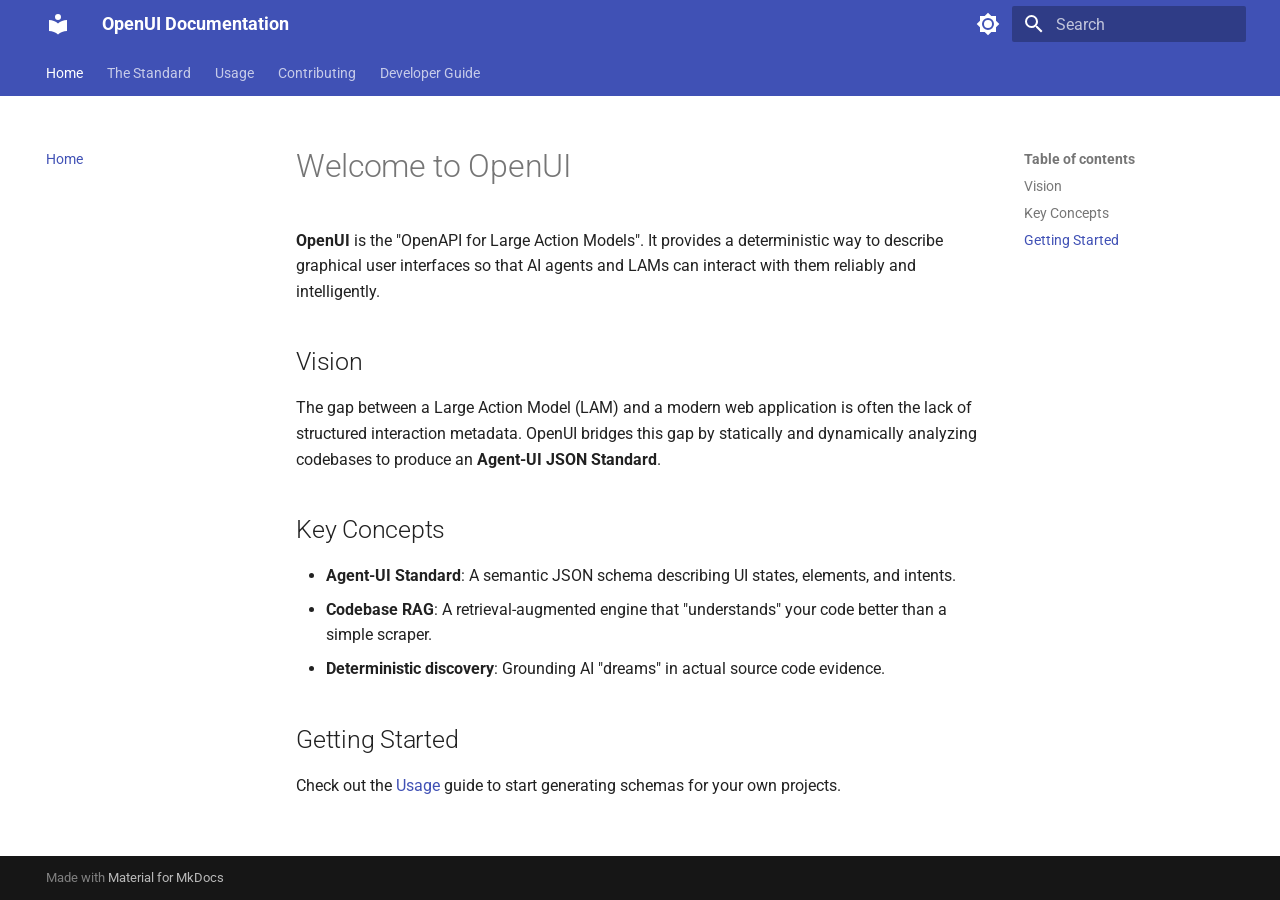
<file: index.html>
<!doctype html>
<html lang="en" class="no-js">
  <head>
    
      <meta charset="utf-8">
      <meta name="viewport" content="width=device-width,initial-scale=1">
      
        <meta name="description" content="The OpenAPI for Large Action Models (LAM)">
      
      
        <meta name="author" content="aigamer-dev">
      
      
        <link rel="canonical" href="https://aigamer-dev.github.io/openui/">
      
      
      
        <link rel="next" href="standard/">
      
      
        
      
      
      <link rel="icon" href="assets/images/favicon.png">
      <meta name="generator" content="mkdocs-1.6.1, mkdocs-material-9.7.1">
    
    
      
        <title>OpenUI Documentation</title>
      
    
    
      <link rel="stylesheet" href="assets/stylesheets/main.484c7ddc.min.css">
      
        
        <link rel="stylesheet" href="assets/stylesheets/palette.ab4e12ef.min.css">
      
      


    
    
      
    
    
      
        
        
        <link rel="preconnect" href="https://fonts.gstatic.com" crossorigin>
        <link rel="stylesheet" href="https://fonts.googleapis.com/css?family=Roboto:300,300i,400,400i,700,700i%7CRoboto+Mono:400,400i,700,700i&display=fallback">
        <style>:root{--md-text-font:"Roboto";--md-code-font:"Roboto Mono"}</style>
      
    
    
    <script>__md_scope=new URL(".",location),__md_hash=e=>[...e].reduce(((e,_)=>(e<<5)-e+_.charCodeAt(0)),0),__md_get=(e,_=localStorage,t=__md_scope)=>JSON.parse(_.getItem(t.pathname+"."+e)),__md_set=(e,_,t=localStorage,a=__md_scope)=>{try{t.setItem(a.pathname+"."+e,JSON.stringify(_))}catch(e){}}</script>
    
      

    
    
  </head>
  
  
    
    
      
    
    
    
    
    <body dir="ltr" data-md-color-scheme="default" data-md-color-primary="indigo" data-md-color-accent="indigo">
  
    
    <input class="md-toggle" data-md-toggle="drawer" type="checkbox" id="__drawer" autocomplete="off">
    <input class="md-toggle" data-md-toggle="search" type="checkbox" id="__search" autocomplete="off">
    <label class="md-overlay" for="__drawer"></label>
    <div data-md-component="skip">
      
        
        <a href="#welcome-to-openui" class="md-skip">
          Skip to content
        </a>
      
    </div>
    <div data-md-component="announce">
      
    </div>
    
    
      

<header class="md-header" data-md-component="header">
  <nav class="md-header__inner md-grid" aria-label="Header">
    <a href="." title="OpenUI Documentation" class="md-header__button md-logo" aria-label="OpenUI Documentation" data-md-component="logo">
      
  
  <svg xmlns="http://www.w3.org/2000/svg" viewBox="0 0 24 24"><path d="M12 8a3 3 0 0 0 3-3 3 3 0 0 0-3-3 3 3 0 0 0-3 3 3 3 0 0 0 3 3m0 3.54C9.64 9.35 6.5 8 3 8v11c3.5 0 6.64 1.35 9 3.54 2.36-2.19 5.5-3.54 9-3.54V8c-3.5 0-6.64 1.35-9 3.54"/></svg>

    </a>
    <label class="md-header__button md-icon" for="__drawer">
      
      <svg xmlns="http://www.w3.org/2000/svg" viewBox="0 0 24 24"><path d="M3 6h18v2H3zm0 5h18v2H3zm0 5h18v2H3z"/></svg>
    </label>
    <div class="md-header__title" data-md-component="header-title">
      <div class="md-header__ellipsis">
        <div class="md-header__topic">
          <span class="md-ellipsis">
            OpenUI Documentation
          </span>
        </div>
        <div class="md-header__topic" data-md-component="header-topic">
          <span class="md-ellipsis">
            
              Home
            
          </span>
        </div>
      </div>
    </div>
    
      
        <form class="md-header__option" data-md-component="palette">
  
    
    
    
    <input class="md-option" data-md-color-media="(prefers-color-scheme: light)" data-md-color-scheme="default" data-md-color-primary="indigo" data-md-color-accent="indigo"  aria-label="Switch to dark mode"  type="radio" name="__palette" id="__palette_0">
    
      <label class="md-header__button md-icon" title="Switch to dark mode" for="__palette_1" hidden>
        <svg xmlns="http://www.w3.org/2000/svg" viewBox="0 0 24 24"><path d="M12 8a4 4 0 0 0-4 4 4 4 0 0 0 4 4 4 4 0 0 0 4-4 4 4 0 0 0-4-4m0 10a6 6 0 0 1-6-6 6 6 0 0 1 6-6 6 6 0 0 1 6 6 6 6 0 0 1-6 6m8-9.31V4h-4.69L12 .69 8.69 4H4v4.69L.69 12 4 15.31V20h4.69L12 23.31 15.31 20H20v-4.69L23.31 12z"/></svg>
      </label>
    
  
    
    
    
    <input class="md-option" data-md-color-media="(prefers-color-scheme: dark)" data-md-color-scheme="slate" data-md-color-primary="indigo" data-md-color-accent="indigo"  aria-label="Switch to light mode"  type="radio" name="__palette" id="__palette_1">
    
      <label class="md-header__button md-icon" title="Switch to light mode" for="__palette_0" hidden>
        <svg xmlns="http://www.w3.org/2000/svg" viewBox="0 0 24 24"><path d="M12 18c-.89 0-1.74-.2-2.5-.55C11.56 16.5 13 14.42 13 12s-1.44-4.5-3.5-5.45C10.26 6.2 11.11 6 12 6a6 6 0 0 1 6 6 6 6 0 0 1-6 6m8-9.31V4h-4.69L12 .69 8.69 4H4v4.69L.69 12 4 15.31V20h4.69L12 23.31 15.31 20H20v-4.69L23.31 12z"/></svg>
      </label>
    
  
</form>
      
    
    
      <script>var palette=__md_get("__palette");if(palette&&palette.color){if("(prefers-color-scheme)"===palette.color.media){var media=matchMedia("(prefers-color-scheme: light)"),input=document.querySelector(media.matches?"[data-md-color-media='(prefers-color-scheme: light)']":"[data-md-color-media='(prefers-color-scheme: dark)']");palette.color.media=input.getAttribute("data-md-color-media"),palette.color.scheme=input.getAttribute("data-md-color-scheme"),palette.color.primary=input.getAttribute("data-md-color-primary"),palette.color.accent=input.getAttribute("data-md-color-accent")}for(var[key,value]of Object.entries(palette.color))document.body.setAttribute("data-md-color-"+key,value)}</script>
    
    
    
      
      
        <label class="md-header__button md-icon" for="__search">
          
          <svg xmlns="http://www.w3.org/2000/svg" viewBox="0 0 24 24"><path d="M9.5 3A6.5 6.5 0 0 1 16 9.5c0 1.61-.59 3.09-1.56 4.23l.27.27h.79l5 5-1.5 1.5-5-5v-.79l-.27-.27A6.52 6.52 0 0 1 9.5 16 6.5 6.5 0 0 1 3 9.5 6.5 6.5 0 0 1 9.5 3m0 2C7 5 5 7 5 9.5S7 14 9.5 14 14 12 14 9.5 12 5 9.5 5"/></svg>
        </label>
        <div class="md-search" data-md-component="search" role="dialog">
  <label class="md-search__overlay" for="__search"></label>
  <div class="md-search__inner" role="search">
    <form class="md-search__form" name="search">
      <input type="text" class="md-search__input" name="query" aria-label="Search" placeholder="Search" autocapitalize="off" autocorrect="off" autocomplete="off" spellcheck="false" data-md-component="search-query" required>
      <label class="md-search__icon md-icon" for="__search">
        
        <svg xmlns="http://www.w3.org/2000/svg" viewBox="0 0 24 24"><path d="M9.5 3A6.5 6.5 0 0 1 16 9.5c0 1.61-.59 3.09-1.56 4.23l.27.27h.79l5 5-1.5 1.5-5-5v-.79l-.27-.27A6.52 6.52 0 0 1 9.5 16 6.5 6.5 0 0 1 3 9.5 6.5 6.5 0 0 1 9.5 3m0 2C7 5 5 7 5 9.5S7 14 9.5 14 14 12 14 9.5 12 5 9.5 5"/></svg>
        
        <svg xmlns="http://www.w3.org/2000/svg" viewBox="0 0 24 24"><path d="M20 11v2H8l5.5 5.5-1.42 1.42L4.16 12l7.92-7.92L13.5 5.5 8 11z"/></svg>
      </label>
      <nav class="md-search__options" aria-label="Search">
        
        <button type="reset" class="md-search__icon md-icon" title="Clear" aria-label="Clear" tabindex="-1">
          
          <svg xmlns="http://www.w3.org/2000/svg" viewBox="0 0 24 24"><path d="M19 6.41 17.59 5 12 10.59 6.41 5 5 6.41 10.59 12 5 17.59 6.41 19 12 13.41 17.59 19 19 17.59 13.41 12z"/></svg>
        </button>
      </nav>
      
        <div class="md-search__suggest" data-md-component="search-suggest"></div>
      
    </form>
    <div class="md-search__output">
      <div class="md-search__scrollwrap" tabindex="0" data-md-scrollfix>
        <div class="md-search-result" data-md-component="search-result">
          <div class="md-search-result__meta">
            Initializing search
          </div>
          <ol class="md-search-result__list" role="presentation"></ol>
        </div>
      </div>
    </div>
  </div>
</div>
      
    
    
  </nav>
  
</header>
    
    <div class="md-container" data-md-component="container">
      
      
        
          
            
<nav class="md-tabs" aria-label="Tabs" data-md-component="tabs">
  <div class="md-grid">
    <ul class="md-tabs__list">
      
        
  
  
  
    
  
  
    <li class="md-tabs__item md-tabs__item--active">
      <a href="." class="md-tabs__link">
        
  
  
    
  
  Home

      </a>
    </li>
  

      
        
  
  
  
  
    <li class="md-tabs__item">
      <a href="standard/" class="md-tabs__link">
        
  
  
    
  
  The Standard

      </a>
    </li>
  

      
        
  
  
  
  
    <li class="md-tabs__item">
      <a href="usage/" class="md-tabs__link">
        
  
  
    
  
  Usage

      </a>
    </li>
  

      
        
  
  
  
  
    <li class="md-tabs__item">
      <a href="contributing/" class="md-tabs__link">
        
  
  
    
  
  Contributing

      </a>
    </li>
  

      
        
  
  
  
  
    <li class="md-tabs__item">
      <a href="developer_guide/" class="md-tabs__link">
        
  
  
    
  
  Developer Guide

      </a>
    </li>
  

      
    </ul>
  </div>
</nav>
          
        
      
      <main class="md-main" data-md-component="main">
        <div class="md-main__inner md-grid">
          
            
              
              <div class="md-sidebar md-sidebar--primary" data-md-component="sidebar" data-md-type="navigation" >
                <div class="md-sidebar__scrollwrap">
                  <div class="md-sidebar__inner">
                    


  


<nav class="md-nav md-nav--primary md-nav--lifted" aria-label="Navigation" data-md-level="0">
  <label class="md-nav__title" for="__drawer">
    <a href="." title="OpenUI Documentation" class="md-nav__button md-logo" aria-label="OpenUI Documentation" data-md-component="logo">
      
  
  <svg xmlns="http://www.w3.org/2000/svg" viewBox="0 0 24 24"><path d="M12 8a3 3 0 0 0 3-3 3 3 0 0 0-3-3 3 3 0 0 0-3 3 3 3 0 0 0 3 3m0 3.54C9.64 9.35 6.5 8 3 8v11c3.5 0 6.64 1.35 9 3.54 2.36-2.19 5.5-3.54 9-3.54V8c-3.5 0-6.64 1.35-9 3.54"/></svg>

    </a>
    OpenUI Documentation
  </label>
  
  <ul class="md-nav__list" data-md-scrollfix>
    
      
      
  
  
    
  
  
  
    <li class="md-nav__item md-nav__item--active">
      
      <input class="md-nav__toggle md-toggle" type="checkbox" id="__toc">
      
      
        
      
      
        <label class="md-nav__link md-nav__link--active" for="__toc">
          
  
  
  <span class="md-ellipsis">
    
  
    Home
  

    
  </span>
  
  

          <span class="md-nav__icon md-icon"></span>
        </label>
      
      <a href="." class="md-nav__link md-nav__link--active">
        
  
  
  <span class="md-ellipsis">
    
  
    Home
  

    
  </span>
  
  

      </a>
      
        

<nav class="md-nav md-nav--secondary" aria-label="Table of contents">
  
  
  
    
  
  
    <label class="md-nav__title" for="__toc">
      <span class="md-nav__icon md-icon"></span>
      Table of contents
    </label>
    <ul class="md-nav__list" data-md-component="toc" data-md-scrollfix>
      
        <li class="md-nav__item">
  <a href="#vision" class="md-nav__link">
    <span class="md-ellipsis">
      
        Vision
      
    </span>
  </a>
  
</li>
      
        <li class="md-nav__item">
  <a href="#key-concepts" class="md-nav__link">
    <span class="md-ellipsis">
      
        Key Concepts
      
    </span>
  </a>
  
</li>
      
        <li class="md-nav__item">
  <a href="#getting-started" class="md-nav__link">
    <span class="md-ellipsis">
      
        Getting Started
      
    </span>
  </a>
  
</li>
      
    </ul>
  
</nav>
      
    </li>
  

    
      
      
  
  
  
  
    <li class="md-nav__item">
      <a href="standard/" class="md-nav__link">
        
  
  
  <span class="md-ellipsis">
    
  
    The Standard
  

    
  </span>
  
  

      </a>
    </li>
  

    
      
      
  
  
  
  
    <li class="md-nav__item">
      <a href="usage/" class="md-nav__link">
        
  
  
  <span class="md-ellipsis">
    
  
    Usage
  

    
  </span>
  
  

      </a>
    </li>
  

    
      
      
  
  
  
  
    <li class="md-nav__item">
      <a href="contributing/" class="md-nav__link">
        
  
  
  <span class="md-ellipsis">
    
  
    Contributing
  

    
  </span>
  
  

      </a>
    </li>
  

    
      
      
  
  
  
  
    <li class="md-nav__item">
      <a href="developer_guide/" class="md-nav__link">
        
  
  
  <span class="md-ellipsis">
    
  
    Developer Guide
  

    
  </span>
  
  

      </a>
    </li>
  

    
  </ul>
</nav>
                  </div>
                </div>
              </div>
            
            
              
              <div class="md-sidebar md-sidebar--secondary" data-md-component="sidebar" data-md-type="toc" >
                <div class="md-sidebar__scrollwrap">
                  <div class="md-sidebar__inner">
                    

<nav class="md-nav md-nav--secondary" aria-label="Table of contents">
  
  
  
    
  
  
    <label class="md-nav__title" for="__toc">
      <span class="md-nav__icon md-icon"></span>
      Table of contents
    </label>
    <ul class="md-nav__list" data-md-component="toc" data-md-scrollfix>
      
        <li class="md-nav__item">
  <a href="#vision" class="md-nav__link">
    <span class="md-ellipsis">
      
        Vision
      
    </span>
  </a>
  
</li>
      
        <li class="md-nav__item">
  <a href="#key-concepts" class="md-nav__link">
    <span class="md-ellipsis">
      
        Key Concepts
      
    </span>
  </a>
  
</li>
      
        <li class="md-nav__item">
  <a href="#getting-started" class="md-nav__link">
    <span class="md-ellipsis">
      
        Getting Started
      
    </span>
  </a>
  
</li>
      
    </ul>
  
</nav>
                  </div>
                </div>
              </div>
            
          
          
            <div class="md-content" data-md-component="content">
              
              <article class="md-content__inner md-typeset">
                
                  



<h1 id="welcome-to-openui">Welcome to OpenUI</h1>
<p><strong>OpenUI</strong> is the "OpenAPI for Large Action Models". It provides a deterministic way to describe graphical user interfaces so that AI agents and LAMs can interact with them reliably and intelligently.</p>
<h2 id="vision">Vision</h2>
<p>The gap between a Large Action Model (LAM) and a modern web application is often the lack of structured interaction metadata. OpenUI bridges this gap by statically and dynamically analyzing codebases to produce an <strong>Agent-UI JSON Standard</strong>.</p>
<h2 id="key-concepts">Key Concepts</h2>
<ul>
<li><strong>Agent-UI Standard</strong>: A semantic JSON schema describing UI states, elements, and intents.</li>
<li><strong>Codebase RAG</strong>: A retrieval-augmented engine that "understands" your code better than a simple scraper.</li>
<li><strong>Deterministic discovery</strong>: Grounding AI "dreams" in actual source code evidence.</li>
</ul>
<h2 id="getting-started">Getting Started</h2>
<p>Check out the <a href="usage/">Usage</a> guide to start generating schemas for your own projects.</p>












                
              </article>
            </div>
          
          
<script>var target=document.getElementById(location.hash.slice(1));target&&target.name&&(target.checked=target.name.startsWith("__tabbed_"))</script>
        </div>
        
          <button type="button" class="md-top md-icon" data-md-component="top" hidden>
  
  <svg xmlns="http://www.w3.org/2000/svg" viewBox="0 0 24 24"><path d="M13 20h-2V8l-5.5 5.5-1.42-1.42L12 4.16l7.92 7.92-1.42 1.42L13 8z"/></svg>
  Back to top
</button>
        
      </main>
      
        <footer class="md-footer">
  
  <div class="md-footer-meta md-typeset">
    <div class="md-footer-meta__inner md-grid">
      <div class="md-copyright">
  
  
    Made with
    <a href="https://squidfunk.github.io/mkdocs-material/" target="_blank" rel="noopener">
      Material for MkDocs
    </a>
  
</div>
      
    </div>
  </div>
</footer>
      
    </div>
    <div class="md-dialog" data-md-component="dialog">
      <div class="md-dialog__inner md-typeset"></div>
    </div>
    
    
    
      
      
      <script id="__config" type="application/json">{"annotate": null, "base": ".", "features": ["navigation.tabs", "navigation.sections", "navigation.top", "search.suggest", "search.highlight", "content.code.copy"], "search": "assets/javascripts/workers/search.2c215733.min.js", "tags": null, "translations": {"clipboard.copied": "Copied to clipboard", "clipboard.copy": "Copy to clipboard", "search.result.more.one": "1 more on this page", "search.result.more.other": "# more on this page", "search.result.none": "No matching documents", "search.result.one": "1 matching document", "search.result.other": "# matching documents", "search.result.placeholder": "Type to start searching", "search.result.term.missing": "Missing", "select.version": "Select version"}, "version": null}</script>
    
    
      <script src="assets/javascripts/bundle.79ae519e.min.js"></script>
      
    
  </body>
</html>
</file>
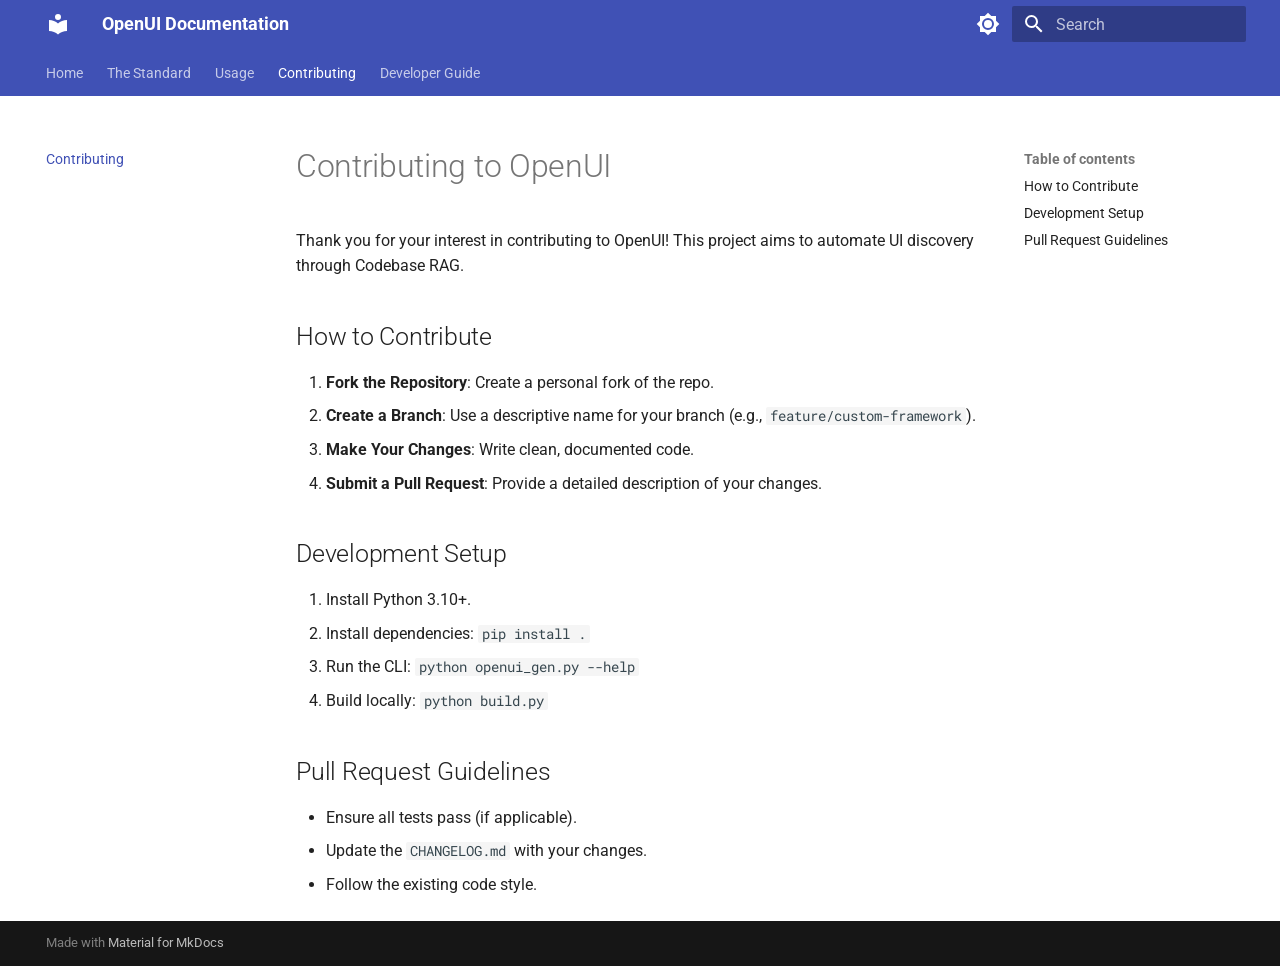
<file: contributing/index.html>
<!doctype html>
<html lang="en" class="no-js">
  <head>
    
      <meta charset="utf-8">
      <meta name="viewport" content="width=device-width,initial-scale=1">
      
        <meta name="description" content="The OpenAPI for Large Action Models (LAM)">
      
      
        <meta name="author" content="aigamer-dev">
      
      
        <link rel="canonical" href="https://aigamer-dev.github.io/openui/contributing/">
      
      
        <link rel="prev" href="../usage/">
      
      
        <link rel="next" href="../developer_guide/">
      
      
        
      
      
      <link rel="icon" href="../assets/images/favicon.png">
      <meta name="generator" content="mkdocs-1.6.1, mkdocs-material-9.7.1">
    
    
      
        <title>Contributing - OpenUI Documentation</title>
      
    
    
      <link rel="stylesheet" href="../assets/stylesheets/main.484c7ddc.min.css">
      
        
        <link rel="stylesheet" href="../assets/stylesheets/palette.ab4e12ef.min.css">
      
      


    
    
      
    
    
      
        
        
        <link rel="preconnect" href="https://fonts.gstatic.com" crossorigin>
        <link rel="stylesheet" href="https://fonts.googleapis.com/css?family=Roboto:300,300i,400,400i,700,700i%7CRoboto+Mono:400,400i,700,700i&display=fallback">
        <style>:root{--md-text-font:"Roboto";--md-code-font:"Roboto Mono"}</style>
      
    
    
    <script>__md_scope=new URL("..",location),__md_hash=e=>[...e].reduce(((e,_)=>(e<<5)-e+_.charCodeAt(0)),0),__md_get=(e,_=localStorage,t=__md_scope)=>JSON.parse(_.getItem(t.pathname+"."+e)),__md_set=(e,_,t=localStorage,a=__md_scope)=>{try{t.setItem(a.pathname+"."+e,JSON.stringify(_))}catch(e){}}</script>
    
      

    
    
  </head>
  
  
    
    
      
    
    
    
    
    <body dir="ltr" data-md-color-scheme="default" data-md-color-primary="indigo" data-md-color-accent="indigo">
  
    
    <input class="md-toggle" data-md-toggle="drawer" type="checkbox" id="__drawer" autocomplete="off">
    <input class="md-toggle" data-md-toggle="search" type="checkbox" id="__search" autocomplete="off">
    <label class="md-overlay" for="__drawer"></label>
    <div data-md-component="skip">
      
        
        <a href="#contributing-to-openui" class="md-skip">
          Skip to content
        </a>
      
    </div>
    <div data-md-component="announce">
      
    </div>
    
    
      

<header class="md-header" data-md-component="header">
  <nav class="md-header__inner md-grid" aria-label="Header">
    <a href=".." title="OpenUI Documentation" class="md-header__button md-logo" aria-label="OpenUI Documentation" data-md-component="logo">
      
  
  <svg xmlns="http://www.w3.org/2000/svg" viewBox="0 0 24 24"><path d="M12 8a3 3 0 0 0 3-3 3 3 0 0 0-3-3 3 3 0 0 0-3 3 3 3 0 0 0 3 3m0 3.54C9.64 9.35 6.5 8 3 8v11c3.5 0 6.64 1.35 9 3.54 2.36-2.19 5.5-3.54 9-3.54V8c-3.5 0-6.64 1.35-9 3.54"/></svg>

    </a>
    <label class="md-header__button md-icon" for="__drawer">
      
      <svg xmlns="http://www.w3.org/2000/svg" viewBox="0 0 24 24"><path d="M3 6h18v2H3zm0 5h18v2H3zm0 5h18v2H3z"/></svg>
    </label>
    <div class="md-header__title" data-md-component="header-title">
      <div class="md-header__ellipsis">
        <div class="md-header__topic">
          <span class="md-ellipsis">
            OpenUI Documentation
          </span>
        </div>
        <div class="md-header__topic" data-md-component="header-topic">
          <span class="md-ellipsis">
            
              Contributing
            
          </span>
        </div>
      </div>
    </div>
    
      
        <form class="md-header__option" data-md-component="palette">
  
    
    
    
    <input class="md-option" data-md-color-media="(prefers-color-scheme: light)" data-md-color-scheme="default" data-md-color-primary="indigo" data-md-color-accent="indigo"  aria-label="Switch to dark mode"  type="radio" name="__palette" id="__palette_0">
    
      <label class="md-header__button md-icon" title="Switch to dark mode" for="__palette_1" hidden>
        <svg xmlns="http://www.w3.org/2000/svg" viewBox="0 0 24 24"><path d="M12 8a4 4 0 0 0-4 4 4 4 0 0 0 4 4 4 4 0 0 0 4-4 4 4 0 0 0-4-4m0 10a6 6 0 0 1-6-6 6 6 0 0 1 6-6 6 6 0 0 1 6 6 6 6 0 0 1-6 6m8-9.31V4h-4.69L12 .69 8.69 4H4v4.69L.69 12 4 15.31V20h4.69L12 23.31 15.31 20H20v-4.69L23.31 12z"/></svg>
      </label>
    
  
    
    
    
    <input class="md-option" data-md-color-media="(prefers-color-scheme: dark)" data-md-color-scheme="slate" data-md-color-primary="indigo" data-md-color-accent="indigo"  aria-label="Switch to light mode"  type="radio" name="__palette" id="__palette_1">
    
      <label class="md-header__button md-icon" title="Switch to light mode" for="__palette_0" hidden>
        <svg xmlns="http://www.w3.org/2000/svg" viewBox="0 0 24 24"><path d="M12 18c-.89 0-1.74-.2-2.5-.55C11.56 16.5 13 14.42 13 12s-1.44-4.5-3.5-5.45C10.26 6.2 11.11 6 12 6a6 6 0 0 1 6 6 6 6 0 0 1-6 6m8-9.31V4h-4.69L12 .69 8.69 4H4v4.69L.69 12 4 15.31V20h4.69L12 23.31 15.31 20H20v-4.69L23.31 12z"/></svg>
      </label>
    
  
</form>
      
    
    
      <script>var palette=__md_get("__palette");if(palette&&palette.color){if("(prefers-color-scheme)"===palette.color.media){var media=matchMedia("(prefers-color-scheme: light)"),input=document.querySelector(media.matches?"[data-md-color-media='(prefers-color-scheme: light)']":"[data-md-color-media='(prefers-color-scheme: dark)']");palette.color.media=input.getAttribute("data-md-color-media"),palette.color.scheme=input.getAttribute("data-md-color-scheme"),palette.color.primary=input.getAttribute("data-md-color-primary"),palette.color.accent=input.getAttribute("data-md-color-accent")}for(var[key,value]of Object.entries(palette.color))document.body.setAttribute("data-md-color-"+key,value)}</script>
    
    
    
      
      
        <label class="md-header__button md-icon" for="__search">
          
          <svg xmlns="http://www.w3.org/2000/svg" viewBox="0 0 24 24"><path d="M9.5 3A6.5 6.5 0 0 1 16 9.5c0 1.61-.59 3.09-1.56 4.23l.27.27h.79l5 5-1.5 1.5-5-5v-.79l-.27-.27A6.52 6.52 0 0 1 9.5 16 6.5 6.5 0 0 1 3 9.5 6.5 6.5 0 0 1 9.5 3m0 2C7 5 5 7 5 9.5S7 14 9.5 14 14 12 14 9.5 12 5 9.5 5"/></svg>
        </label>
        <div class="md-search" data-md-component="search" role="dialog">
  <label class="md-search__overlay" for="__search"></label>
  <div class="md-search__inner" role="search">
    <form class="md-search__form" name="search">
      <input type="text" class="md-search__input" name="query" aria-label="Search" placeholder="Search" autocapitalize="off" autocorrect="off" autocomplete="off" spellcheck="false" data-md-component="search-query" required>
      <label class="md-search__icon md-icon" for="__search">
        
        <svg xmlns="http://www.w3.org/2000/svg" viewBox="0 0 24 24"><path d="M9.5 3A6.5 6.5 0 0 1 16 9.5c0 1.61-.59 3.09-1.56 4.23l.27.27h.79l5 5-1.5 1.5-5-5v-.79l-.27-.27A6.52 6.52 0 0 1 9.5 16 6.5 6.5 0 0 1 3 9.5 6.5 6.5 0 0 1 9.5 3m0 2C7 5 5 7 5 9.5S7 14 9.5 14 14 12 14 9.5 12 5 9.5 5"/></svg>
        
        <svg xmlns="http://www.w3.org/2000/svg" viewBox="0 0 24 24"><path d="M20 11v2H8l5.5 5.5-1.42 1.42L4.16 12l7.92-7.92L13.5 5.5 8 11z"/></svg>
      </label>
      <nav class="md-search__options" aria-label="Search">
        
        <button type="reset" class="md-search__icon md-icon" title="Clear" aria-label="Clear" tabindex="-1">
          
          <svg xmlns="http://www.w3.org/2000/svg" viewBox="0 0 24 24"><path d="M19 6.41 17.59 5 12 10.59 6.41 5 5 6.41 10.59 12 5 17.59 6.41 19 12 13.41 17.59 19 19 17.59 13.41 12z"/></svg>
        </button>
      </nav>
      
        <div class="md-search__suggest" data-md-component="search-suggest"></div>
      
    </form>
    <div class="md-search__output">
      <div class="md-search__scrollwrap" tabindex="0" data-md-scrollfix>
        <div class="md-search-result" data-md-component="search-result">
          <div class="md-search-result__meta">
            Initializing search
          </div>
          <ol class="md-search-result__list" role="presentation"></ol>
        </div>
      </div>
    </div>
  </div>
</div>
      
    
    
  </nav>
  
</header>
    
    <div class="md-container" data-md-component="container">
      
      
        
          
            
<nav class="md-tabs" aria-label="Tabs" data-md-component="tabs">
  <div class="md-grid">
    <ul class="md-tabs__list">
      
        
  
  
  
  
    <li class="md-tabs__item">
      <a href=".." class="md-tabs__link">
        
  
  
    
  
  Home

      </a>
    </li>
  

      
        
  
  
  
  
    <li class="md-tabs__item">
      <a href="../standard/" class="md-tabs__link">
        
  
  
    
  
  The Standard

      </a>
    </li>
  

      
        
  
  
  
  
    <li class="md-tabs__item">
      <a href="../usage/" class="md-tabs__link">
        
  
  
    
  
  Usage

      </a>
    </li>
  

      
        
  
  
  
    
  
  
    <li class="md-tabs__item md-tabs__item--active">
      <a href="./" class="md-tabs__link">
        
  
  
    
  
  Contributing

      </a>
    </li>
  

      
        
  
  
  
  
    <li class="md-tabs__item">
      <a href="../developer_guide/" class="md-tabs__link">
        
  
  
    
  
  Developer Guide

      </a>
    </li>
  

      
    </ul>
  </div>
</nav>
          
        
      
      <main class="md-main" data-md-component="main">
        <div class="md-main__inner md-grid">
          
            
              
              <div class="md-sidebar md-sidebar--primary" data-md-component="sidebar" data-md-type="navigation" >
                <div class="md-sidebar__scrollwrap">
                  <div class="md-sidebar__inner">
                    


  


<nav class="md-nav md-nav--primary md-nav--lifted" aria-label="Navigation" data-md-level="0">
  <label class="md-nav__title" for="__drawer">
    <a href=".." title="OpenUI Documentation" class="md-nav__button md-logo" aria-label="OpenUI Documentation" data-md-component="logo">
      
  
  <svg xmlns="http://www.w3.org/2000/svg" viewBox="0 0 24 24"><path d="M12 8a3 3 0 0 0 3-3 3 3 0 0 0-3-3 3 3 0 0 0-3 3 3 3 0 0 0 3 3m0 3.54C9.64 9.35 6.5 8 3 8v11c3.5 0 6.64 1.35 9 3.54 2.36-2.19 5.5-3.54 9-3.54V8c-3.5 0-6.64 1.35-9 3.54"/></svg>

    </a>
    OpenUI Documentation
  </label>
  
  <ul class="md-nav__list" data-md-scrollfix>
    
      
      
  
  
  
  
    <li class="md-nav__item">
      <a href=".." class="md-nav__link">
        
  
  
  <span class="md-ellipsis">
    
  
    Home
  

    
  </span>
  
  

      </a>
    </li>
  

    
      
      
  
  
  
  
    <li class="md-nav__item">
      <a href="../standard/" class="md-nav__link">
        
  
  
  <span class="md-ellipsis">
    
  
    The Standard
  

    
  </span>
  
  

      </a>
    </li>
  

    
      
      
  
  
  
  
    <li class="md-nav__item">
      <a href="../usage/" class="md-nav__link">
        
  
  
  <span class="md-ellipsis">
    
  
    Usage
  

    
  </span>
  
  

      </a>
    </li>
  

    
      
      
  
  
    
  
  
  
    <li class="md-nav__item md-nav__item--active">
      
      <input class="md-nav__toggle md-toggle" type="checkbox" id="__toc">
      
      
        
      
      
        <label class="md-nav__link md-nav__link--active" for="__toc">
          
  
  
  <span class="md-ellipsis">
    
  
    Contributing
  

    
  </span>
  
  

          <span class="md-nav__icon md-icon"></span>
        </label>
      
      <a href="./" class="md-nav__link md-nav__link--active">
        
  
  
  <span class="md-ellipsis">
    
  
    Contributing
  

    
  </span>
  
  

      </a>
      
        

<nav class="md-nav md-nav--secondary" aria-label="Table of contents">
  
  
  
    
  
  
    <label class="md-nav__title" for="__toc">
      <span class="md-nav__icon md-icon"></span>
      Table of contents
    </label>
    <ul class="md-nav__list" data-md-component="toc" data-md-scrollfix>
      
        <li class="md-nav__item">
  <a href="#how-to-contribute" class="md-nav__link">
    <span class="md-ellipsis">
      
        How to Contribute
      
    </span>
  </a>
  
</li>
      
        <li class="md-nav__item">
  <a href="#development-setup" class="md-nav__link">
    <span class="md-ellipsis">
      
        Development Setup
      
    </span>
  </a>
  
</li>
      
        <li class="md-nav__item">
  <a href="#pull-request-guidelines" class="md-nav__link">
    <span class="md-ellipsis">
      
        Pull Request Guidelines
      
    </span>
  </a>
  
</li>
      
    </ul>
  
</nav>
      
    </li>
  

    
      
      
  
  
  
  
    <li class="md-nav__item">
      <a href="../developer_guide/" class="md-nav__link">
        
  
  
  <span class="md-ellipsis">
    
  
    Developer Guide
  

    
  </span>
  
  

      </a>
    </li>
  

    
  </ul>
</nav>
                  </div>
                </div>
              </div>
            
            
              
              <div class="md-sidebar md-sidebar--secondary" data-md-component="sidebar" data-md-type="toc" >
                <div class="md-sidebar__scrollwrap">
                  <div class="md-sidebar__inner">
                    

<nav class="md-nav md-nav--secondary" aria-label="Table of contents">
  
  
  
    
  
  
    <label class="md-nav__title" for="__toc">
      <span class="md-nav__icon md-icon"></span>
      Table of contents
    </label>
    <ul class="md-nav__list" data-md-component="toc" data-md-scrollfix>
      
        <li class="md-nav__item">
  <a href="#how-to-contribute" class="md-nav__link">
    <span class="md-ellipsis">
      
        How to Contribute
      
    </span>
  </a>
  
</li>
      
        <li class="md-nav__item">
  <a href="#development-setup" class="md-nav__link">
    <span class="md-ellipsis">
      
        Development Setup
      
    </span>
  </a>
  
</li>
      
        <li class="md-nav__item">
  <a href="#pull-request-guidelines" class="md-nav__link">
    <span class="md-ellipsis">
      
        Pull Request Guidelines
      
    </span>
  </a>
  
</li>
      
    </ul>
  
</nav>
                  </div>
                </div>
              </div>
            
          
          
            <div class="md-content" data-md-component="content">
              
              <article class="md-content__inner md-typeset">
                
                  



<h1 id="contributing-to-openui">Contributing to OpenUI</h1>
<p>Thank you for your interest in contributing to OpenUI! This project aims to automate UI discovery through Codebase RAG.</p>
<h2 id="how-to-contribute">How to Contribute</h2>
<ol>
<li><strong>Fork the Repository</strong>: Create a personal fork of the repo.</li>
<li><strong>Create a Branch</strong>: Use a descriptive name for your branch (e.g., <code>feature/custom-framework</code>).</li>
<li><strong>Make Your Changes</strong>: Write clean, documented code.</li>
<li><strong>Submit a Pull Request</strong>: Provide a detailed description of your changes.</li>
</ol>
<h2 id="development-setup">Development Setup</h2>
<ol>
<li>Install Python 3.10+.</li>
<li>Install dependencies: <code>pip install .</code></li>
<li>Run the CLI: <code>python openui_gen.py --help</code></li>
<li>Build locally: <code>python build.py</code></li>
</ol>
<h2 id="pull-request-guidelines">Pull Request Guidelines</h2>
<ul>
<li>Ensure all tests pass (if applicable).</li>
<li>Update the <code>CHANGELOG.md</code> with your changes.</li>
<li>Follow the existing code style.</li>
</ul>












                
              </article>
            </div>
          
          
<script>var target=document.getElementById(location.hash.slice(1));target&&target.name&&(target.checked=target.name.startsWith("__tabbed_"))</script>
        </div>
        
          <button type="button" class="md-top md-icon" data-md-component="top" hidden>
  
  <svg xmlns="http://www.w3.org/2000/svg" viewBox="0 0 24 24"><path d="M13 20h-2V8l-5.5 5.5-1.42-1.42L12 4.16l7.92 7.92-1.42 1.42L13 8z"/></svg>
  Back to top
</button>
        
      </main>
      
        <footer class="md-footer">
  
  <div class="md-footer-meta md-typeset">
    <div class="md-footer-meta__inner md-grid">
      <div class="md-copyright">
  
  
    Made with
    <a href="https://squidfunk.github.io/mkdocs-material/" target="_blank" rel="noopener">
      Material for MkDocs
    </a>
  
</div>
      
    </div>
  </div>
</footer>
      
    </div>
    <div class="md-dialog" data-md-component="dialog">
      <div class="md-dialog__inner md-typeset"></div>
    </div>
    
    
    
      
      
      <script id="__config" type="application/json">{"annotate": null, "base": "..", "features": ["navigation.tabs", "navigation.sections", "navigation.top", "search.suggest", "search.highlight", "content.code.copy"], "search": "../assets/javascripts/workers/search.2c215733.min.js", "tags": null, "translations": {"clipboard.copied": "Copied to clipboard", "clipboard.copy": "Copy to clipboard", "search.result.more.one": "1 more on this page", "search.result.more.other": "# more on this page", "search.result.none": "No matching documents", "search.result.one": "1 matching document", "search.result.other": "# matching documents", "search.result.placeholder": "Type to start searching", "search.result.term.missing": "Missing", "select.version": "Select version"}, "version": null}</script>
    
    
      <script src="../assets/javascripts/bundle.79ae519e.min.js"></script>
      
    
  </body>
</html>
</file>
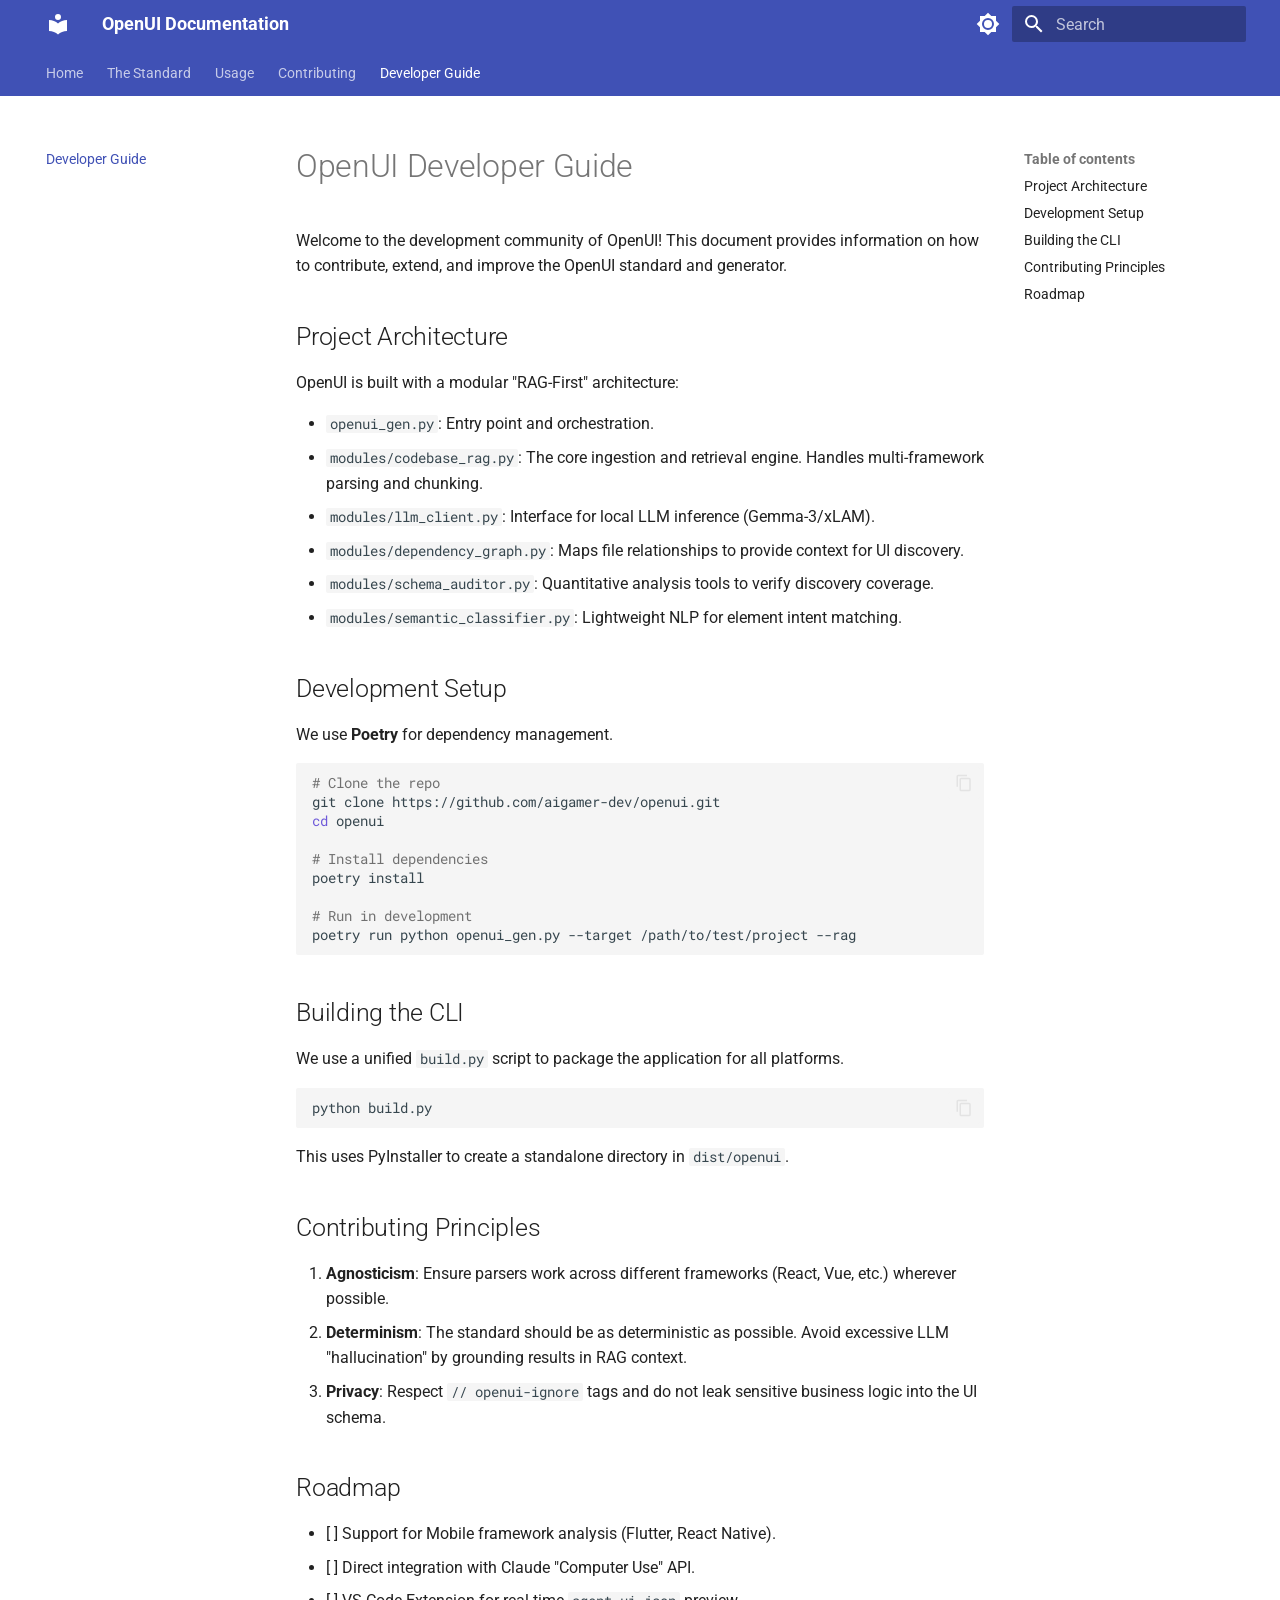
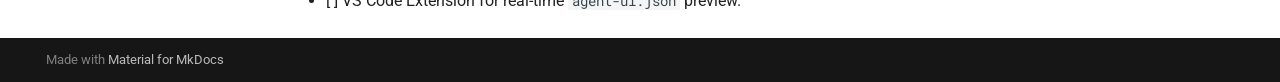
<file: developer_guide/index.html>
<!doctype html>
<html lang="en" class="no-js">
  <head>
    
      <meta charset="utf-8">
      <meta name="viewport" content="width=device-width,initial-scale=1">
      
        <meta name="description" content="The OpenAPI for Large Action Models (LAM)">
      
      
        <meta name="author" content="aigamer-dev">
      
      
        <link rel="canonical" href="https://aigamer-dev.github.io/openui/developer_guide/">
      
      
        <link rel="prev" href="../contributing/">
      
      
      
        
      
      
      <link rel="icon" href="../assets/images/favicon.png">
      <meta name="generator" content="mkdocs-1.6.1, mkdocs-material-9.7.1">
    
    
      
        <title>Developer Guide - OpenUI Documentation</title>
      
    
    
      <link rel="stylesheet" href="../assets/stylesheets/main.484c7ddc.min.css">
      
        
        <link rel="stylesheet" href="../assets/stylesheets/palette.ab4e12ef.min.css">
      
      


    
    
      
    
    
      
        
        
        <link rel="preconnect" href="https://fonts.gstatic.com" crossorigin>
        <link rel="stylesheet" href="https://fonts.googleapis.com/css?family=Roboto:300,300i,400,400i,700,700i%7CRoboto+Mono:400,400i,700,700i&display=fallback">
        <style>:root{--md-text-font:"Roboto";--md-code-font:"Roboto Mono"}</style>
      
    
    
    <script>__md_scope=new URL("..",location),__md_hash=e=>[...e].reduce(((e,_)=>(e<<5)-e+_.charCodeAt(0)),0),__md_get=(e,_=localStorage,t=__md_scope)=>JSON.parse(_.getItem(t.pathname+"."+e)),__md_set=(e,_,t=localStorage,a=__md_scope)=>{try{t.setItem(a.pathname+"."+e,JSON.stringify(_))}catch(e){}}</script>
    
      

    
    
  </head>
  
  
    
    
      
    
    
    
    
    <body dir="ltr" data-md-color-scheme="default" data-md-color-primary="indigo" data-md-color-accent="indigo">
  
    
    <input class="md-toggle" data-md-toggle="drawer" type="checkbox" id="__drawer" autocomplete="off">
    <input class="md-toggle" data-md-toggle="search" type="checkbox" id="__search" autocomplete="off">
    <label class="md-overlay" for="__drawer"></label>
    <div data-md-component="skip">
      
        
        <a href="#openui-developer-guide" class="md-skip">
          Skip to content
        </a>
      
    </div>
    <div data-md-component="announce">
      
    </div>
    
    
      

<header class="md-header" data-md-component="header">
  <nav class="md-header__inner md-grid" aria-label="Header">
    <a href=".." title="OpenUI Documentation" class="md-header__button md-logo" aria-label="OpenUI Documentation" data-md-component="logo">
      
  
  <svg xmlns="http://www.w3.org/2000/svg" viewBox="0 0 24 24"><path d="M12 8a3 3 0 0 0 3-3 3 3 0 0 0-3-3 3 3 0 0 0-3 3 3 3 0 0 0 3 3m0 3.54C9.64 9.35 6.5 8 3 8v11c3.5 0 6.64 1.35 9 3.54 2.36-2.19 5.5-3.54 9-3.54V8c-3.5 0-6.64 1.35-9 3.54"/></svg>

    </a>
    <label class="md-header__button md-icon" for="__drawer">
      
      <svg xmlns="http://www.w3.org/2000/svg" viewBox="0 0 24 24"><path d="M3 6h18v2H3zm0 5h18v2H3zm0 5h18v2H3z"/></svg>
    </label>
    <div class="md-header__title" data-md-component="header-title">
      <div class="md-header__ellipsis">
        <div class="md-header__topic">
          <span class="md-ellipsis">
            OpenUI Documentation
          </span>
        </div>
        <div class="md-header__topic" data-md-component="header-topic">
          <span class="md-ellipsis">
            
              Developer Guide
            
          </span>
        </div>
      </div>
    </div>
    
      
        <form class="md-header__option" data-md-component="palette">
  
    
    
    
    <input class="md-option" data-md-color-media="(prefers-color-scheme: light)" data-md-color-scheme="default" data-md-color-primary="indigo" data-md-color-accent="indigo"  aria-label="Switch to dark mode"  type="radio" name="__palette" id="__palette_0">
    
      <label class="md-header__button md-icon" title="Switch to dark mode" for="__palette_1" hidden>
        <svg xmlns="http://www.w3.org/2000/svg" viewBox="0 0 24 24"><path d="M12 8a4 4 0 0 0-4 4 4 4 0 0 0 4 4 4 4 0 0 0 4-4 4 4 0 0 0-4-4m0 10a6 6 0 0 1-6-6 6 6 0 0 1 6-6 6 6 0 0 1 6 6 6 6 0 0 1-6 6m8-9.31V4h-4.69L12 .69 8.69 4H4v4.69L.69 12 4 15.31V20h4.69L12 23.31 15.31 20H20v-4.69L23.31 12z"/></svg>
      </label>
    
  
    
    
    
    <input class="md-option" data-md-color-media="(prefers-color-scheme: dark)" data-md-color-scheme="slate" data-md-color-primary="indigo" data-md-color-accent="indigo"  aria-label="Switch to light mode"  type="radio" name="__palette" id="__palette_1">
    
      <label class="md-header__button md-icon" title="Switch to light mode" for="__palette_0" hidden>
        <svg xmlns="http://www.w3.org/2000/svg" viewBox="0 0 24 24"><path d="M12 18c-.89 0-1.74-.2-2.5-.55C11.56 16.5 13 14.42 13 12s-1.44-4.5-3.5-5.45C10.26 6.2 11.11 6 12 6a6 6 0 0 1 6 6 6 6 0 0 1-6 6m8-9.31V4h-4.69L12 .69 8.69 4H4v4.69L.69 12 4 15.31V20h4.69L12 23.31 15.31 20H20v-4.69L23.31 12z"/></svg>
      </label>
    
  
</form>
      
    
    
      <script>var palette=__md_get("__palette");if(palette&&palette.color){if("(prefers-color-scheme)"===palette.color.media){var media=matchMedia("(prefers-color-scheme: light)"),input=document.querySelector(media.matches?"[data-md-color-media='(prefers-color-scheme: light)']":"[data-md-color-media='(prefers-color-scheme: dark)']");palette.color.media=input.getAttribute("data-md-color-media"),palette.color.scheme=input.getAttribute("data-md-color-scheme"),palette.color.primary=input.getAttribute("data-md-color-primary"),palette.color.accent=input.getAttribute("data-md-color-accent")}for(var[key,value]of Object.entries(palette.color))document.body.setAttribute("data-md-color-"+key,value)}</script>
    
    
    
      
      
        <label class="md-header__button md-icon" for="__search">
          
          <svg xmlns="http://www.w3.org/2000/svg" viewBox="0 0 24 24"><path d="M9.5 3A6.5 6.5 0 0 1 16 9.5c0 1.61-.59 3.09-1.56 4.23l.27.27h.79l5 5-1.5 1.5-5-5v-.79l-.27-.27A6.52 6.52 0 0 1 9.5 16 6.5 6.5 0 0 1 3 9.5 6.5 6.5 0 0 1 9.5 3m0 2C7 5 5 7 5 9.5S7 14 9.5 14 14 12 14 9.5 12 5 9.5 5"/></svg>
        </label>
        <div class="md-search" data-md-component="search" role="dialog">
  <label class="md-search__overlay" for="__search"></label>
  <div class="md-search__inner" role="search">
    <form class="md-search__form" name="search">
      <input type="text" class="md-search__input" name="query" aria-label="Search" placeholder="Search" autocapitalize="off" autocorrect="off" autocomplete="off" spellcheck="false" data-md-component="search-query" required>
      <label class="md-search__icon md-icon" for="__search">
        
        <svg xmlns="http://www.w3.org/2000/svg" viewBox="0 0 24 24"><path d="M9.5 3A6.5 6.5 0 0 1 16 9.5c0 1.61-.59 3.09-1.56 4.23l.27.27h.79l5 5-1.5 1.5-5-5v-.79l-.27-.27A6.52 6.52 0 0 1 9.5 16 6.5 6.5 0 0 1 3 9.5 6.5 6.5 0 0 1 9.5 3m0 2C7 5 5 7 5 9.5S7 14 9.5 14 14 12 14 9.5 12 5 9.5 5"/></svg>
        
        <svg xmlns="http://www.w3.org/2000/svg" viewBox="0 0 24 24"><path d="M20 11v2H8l5.5 5.5-1.42 1.42L4.16 12l7.92-7.92L13.5 5.5 8 11z"/></svg>
      </label>
      <nav class="md-search__options" aria-label="Search">
        
        <button type="reset" class="md-search__icon md-icon" title="Clear" aria-label="Clear" tabindex="-1">
          
          <svg xmlns="http://www.w3.org/2000/svg" viewBox="0 0 24 24"><path d="M19 6.41 17.59 5 12 10.59 6.41 5 5 6.41 10.59 12 5 17.59 6.41 19 12 13.41 17.59 19 19 17.59 13.41 12z"/></svg>
        </button>
      </nav>
      
        <div class="md-search__suggest" data-md-component="search-suggest"></div>
      
    </form>
    <div class="md-search__output">
      <div class="md-search__scrollwrap" tabindex="0" data-md-scrollfix>
        <div class="md-search-result" data-md-component="search-result">
          <div class="md-search-result__meta">
            Initializing search
          </div>
          <ol class="md-search-result__list" role="presentation"></ol>
        </div>
      </div>
    </div>
  </div>
</div>
      
    
    
  </nav>
  
</header>
    
    <div class="md-container" data-md-component="container">
      
      
        
          
            
<nav class="md-tabs" aria-label="Tabs" data-md-component="tabs">
  <div class="md-grid">
    <ul class="md-tabs__list">
      
        
  
  
  
  
    <li class="md-tabs__item">
      <a href=".." class="md-tabs__link">
        
  
  
    
  
  Home

      </a>
    </li>
  

      
        
  
  
  
  
    <li class="md-tabs__item">
      <a href="../standard/" class="md-tabs__link">
        
  
  
    
  
  The Standard

      </a>
    </li>
  

      
        
  
  
  
  
    <li class="md-tabs__item">
      <a href="../usage/" class="md-tabs__link">
        
  
  
    
  
  Usage

      </a>
    </li>
  

      
        
  
  
  
  
    <li class="md-tabs__item">
      <a href="../contributing/" class="md-tabs__link">
        
  
  
    
  
  Contributing

      </a>
    </li>
  

      
        
  
  
  
    
  
  
    <li class="md-tabs__item md-tabs__item--active">
      <a href="./" class="md-tabs__link">
        
  
  
    
  
  Developer Guide

      </a>
    </li>
  

      
    </ul>
  </div>
</nav>
          
        
      
      <main class="md-main" data-md-component="main">
        <div class="md-main__inner md-grid">
          
            
              
              <div class="md-sidebar md-sidebar--primary" data-md-component="sidebar" data-md-type="navigation" >
                <div class="md-sidebar__scrollwrap">
                  <div class="md-sidebar__inner">
                    


  


<nav class="md-nav md-nav--primary md-nav--lifted" aria-label="Navigation" data-md-level="0">
  <label class="md-nav__title" for="__drawer">
    <a href=".." title="OpenUI Documentation" class="md-nav__button md-logo" aria-label="OpenUI Documentation" data-md-component="logo">
      
  
  <svg xmlns="http://www.w3.org/2000/svg" viewBox="0 0 24 24"><path d="M12 8a3 3 0 0 0 3-3 3 3 0 0 0-3-3 3 3 0 0 0-3 3 3 3 0 0 0 3 3m0 3.54C9.64 9.35 6.5 8 3 8v11c3.5 0 6.64 1.35 9 3.54 2.36-2.19 5.5-3.54 9-3.54V8c-3.5 0-6.64 1.35-9 3.54"/></svg>

    </a>
    OpenUI Documentation
  </label>
  
  <ul class="md-nav__list" data-md-scrollfix>
    
      
      
  
  
  
  
    <li class="md-nav__item">
      <a href=".." class="md-nav__link">
        
  
  
  <span class="md-ellipsis">
    
  
    Home
  

    
  </span>
  
  

      </a>
    </li>
  

    
      
      
  
  
  
  
    <li class="md-nav__item">
      <a href="../standard/" class="md-nav__link">
        
  
  
  <span class="md-ellipsis">
    
  
    The Standard
  

    
  </span>
  
  

      </a>
    </li>
  

    
      
      
  
  
  
  
    <li class="md-nav__item">
      <a href="../usage/" class="md-nav__link">
        
  
  
  <span class="md-ellipsis">
    
  
    Usage
  

    
  </span>
  
  

      </a>
    </li>
  

    
      
      
  
  
  
  
    <li class="md-nav__item">
      <a href="../contributing/" class="md-nav__link">
        
  
  
  <span class="md-ellipsis">
    
  
    Contributing
  

    
  </span>
  
  

      </a>
    </li>
  

    
      
      
  
  
    
  
  
  
    <li class="md-nav__item md-nav__item--active">
      
      <input class="md-nav__toggle md-toggle" type="checkbox" id="__toc">
      
      
        
      
      
        <label class="md-nav__link md-nav__link--active" for="__toc">
          
  
  
  <span class="md-ellipsis">
    
  
    Developer Guide
  

    
  </span>
  
  

          <span class="md-nav__icon md-icon"></span>
        </label>
      
      <a href="./" class="md-nav__link md-nav__link--active">
        
  
  
  <span class="md-ellipsis">
    
  
    Developer Guide
  

    
  </span>
  
  

      </a>
      
        

<nav class="md-nav md-nav--secondary" aria-label="Table of contents">
  
  
  
    
  
  
    <label class="md-nav__title" for="__toc">
      <span class="md-nav__icon md-icon"></span>
      Table of contents
    </label>
    <ul class="md-nav__list" data-md-component="toc" data-md-scrollfix>
      
        <li class="md-nav__item">
  <a href="#project-architecture" class="md-nav__link">
    <span class="md-ellipsis">
      
        Project Architecture
      
    </span>
  </a>
  
</li>
      
        <li class="md-nav__item">
  <a href="#development-setup" class="md-nav__link">
    <span class="md-ellipsis">
      
        Development Setup
      
    </span>
  </a>
  
</li>
      
        <li class="md-nav__item">
  <a href="#building-the-cli" class="md-nav__link">
    <span class="md-ellipsis">
      
        Building the CLI
      
    </span>
  </a>
  
</li>
      
        <li class="md-nav__item">
  <a href="#contributing-principles" class="md-nav__link">
    <span class="md-ellipsis">
      
        Contributing Principles
      
    </span>
  </a>
  
</li>
      
        <li class="md-nav__item">
  <a href="#roadmap" class="md-nav__link">
    <span class="md-ellipsis">
      
        Roadmap
      
    </span>
  </a>
  
</li>
      
    </ul>
  
</nav>
      
    </li>
  

    
  </ul>
</nav>
                  </div>
                </div>
              </div>
            
            
              
              <div class="md-sidebar md-sidebar--secondary" data-md-component="sidebar" data-md-type="toc" >
                <div class="md-sidebar__scrollwrap">
                  <div class="md-sidebar__inner">
                    

<nav class="md-nav md-nav--secondary" aria-label="Table of contents">
  
  
  
    
  
  
    <label class="md-nav__title" for="__toc">
      <span class="md-nav__icon md-icon"></span>
      Table of contents
    </label>
    <ul class="md-nav__list" data-md-component="toc" data-md-scrollfix>
      
        <li class="md-nav__item">
  <a href="#project-architecture" class="md-nav__link">
    <span class="md-ellipsis">
      
        Project Architecture
      
    </span>
  </a>
  
</li>
      
        <li class="md-nav__item">
  <a href="#development-setup" class="md-nav__link">
    <span class="md-ellipsis">
      
        Development Setup
      
    </span>
  </a>
  
</li>
      
        <li class="md-nav__item">
  <a href="#building-the-cli" class="md-nav__link">
    <span class="md-ellipsis">
      
        Building the CLI
      
    </span>
  </a>
  
</li>
      
        <li class="md-nav__item">
  <a href="#contributing-principles" class="md-nav__link">
    <span class="md-ellipsis">
      
        Contributing Principles
      
    </span>
  </a>
  
</li>
      
        <li class="md-nav__item">
  <a href="#roadmap" class="md-nav__link">
    <span class="md-ellipsis">
      
        Roadmap
      
    </span>
  </a>
  
</li>
      
    </ul>
  
</nav>
                  </div>
                </div>
              </div>
            
          
          
            <div class="md-content" data-md-component="content">
              
              <article class="md-content__inner md-typeset">
                
                  



<h1 id="openui-developer-guide">OpenUI Developer Guide</h1>
<p>Welcome to the development community of OpenUI! This document provides information on how to contribute, extend, and improve the OpenUI standard and generator.</p>
<h2 id="project-architecture">Project Architecture</h2>
<p>OpenUI is built with a modular "RAG-First" architecture:</p>
<ul>
<li><code>openui_gen.py</code>: Entry point and orchestration.</li>
<li><code>modules/codebase_rag.py</code>: The core ingestion and retrieval engine. Handles multi-framework parsing and chunking.</li>
<li><code>modules/llm_client.py</code>: Interface for local LLM inference (Gemma-3/xLAM).</li>
<li><code>modules/dependency_graph.py</code>: Maps file relationships to provide context for UI discovery.</li>
<li><code>modules/schema_auditor.py</code>: Quantitative analysis tools to verify discovery coverage.</li>
<li><code>modules/semantic_classifier.py</code>: Lightweight NLP for element intent matching.</li>
</ul>
<h2 id="development-setup">Development Setup</h2>
<p>We use <strong>Poetry</strong> for dependency management.</p>
<div class="highlight"><pre><span></span><code><a id="__codelineno-0-1" name="__codelineno-0-1" href="#__codelineno-0-1"></a><span class="c1"># Clone the repo</span>
<a id="__codelineno-0-2" name="__codelineno-0-2" href="#__codelineno-0-2"></a>git<span class="w"> </span>clone<span class="w"> </span>https://github.com/aigamer-dev/openui.git
<a id="__codelineno-0-3" name="__codelineno-0-3" href="#__codelineno-0-3"></a><span class="nb">cd</span><span class="w"> </span>openui
<a id="__codelineno-0-4" name="__codelineno-0-4" href="#__codelineno-0-4"></a>
<a id="__codelineno-0-5" name="__codelineno-0-5" href="#__codelineno-0-5"></a><span class="c1"># Install dependencies</span>
<a id="__codelineno-0-6" name="__codelineno-0-6" href="#__codelineno-0-6"></a>poetry<span class="w"> </span>install
<a id="__codelineno-0-7" name="__codelineno-0-7" href="#__codelineno-0-7"></a>
<a id="__codelineno-0-8" name="__codelineno-0-8" href="#__codelineno-0-8"></a><span class="c1"># Run in development</span>
<a id="__codelineno-0-9" name="__codelineno-0-9" href="#__codelineno-0-9"></a>poetry<span class="w"> </span>run<span class="w"> </span>python<span class="w"> </span>openui_gen.py<span class="w"> </span>--target<span class="w"> </span>/path/to/test/project<span class="w"> </span>--rag
</code></pre></div>
<h2 id="building-the-cli">Building the CLI</h2>
<p>We use a unified <code>build.py</code> script to package the application for all platforms.</p>
<div class="highlight"><pre><span></span><code><a id="__codelineno-1-1" name="__codelineno-1-1" href="#__codelineno-1-1"></a>python<span class="w"> </span>build.py
</code></pre></div>
<p>This uses PyInstaller to create a standalone directory in <code>dist/openui</code>.</p>
<h2 id="contributing-principles">Contributing Principles</h2>
<ol>
<li><strong>Agnosticism</strong>: Ensure parsers work across different frameworks (React, Vue, etc.) wherever possible.</li>
<li><strong>Determinism</strong>: The standard should be as deterministic as possible. Avoid excessive LLM "hallucination" by grounding results in RAG context.</li>
<li><strong>Privacy</strong>: Respect <code>// openui-ignore</code> tags and do not leak sensitive business logic into the UI schema.</li>
</ol>
<h2 id="roadmap">Roadmap</h2>
<ul>
<li>[ ] Support for Mobile framework analysis (Flutter, React Native).</li>
<li>[ ] Direct integration with Claude "Computer Use" API.</li>
<li>[ ] VS Code Extension for real-time <code>agent-ui.json</code> preview.</li>
</ul>












                
              </article>
            </div>
          
          
<script>var target=document.getElementById(location.hash.slice(1));target&&target.name&&(target.checked=target.name.startsWith("__tabbed_"))</script>
        </div>
        
          <button type="button" class="md-top md-icon" data-md-component="top" hidden>
  
  <svg xmlns="http://www.w3.org/2000/svg" viewBox="0 0 24 24"><path d="M13 20h-2V8l-5.5 5.5-1.42-1.42L12 4.16l7.92 7.92-1.42 1.42L13 8z"/></svg>
  Back to top
</button>
        
      </main>
      
        <footer class="md-footer">
  
  <div class="md-footer-meta md-typeset">
    <div class="md-footer-meta__inner md-grid">
      <div class="md-copyright">
  
  
    Made with
    <a href="https://squidfunk.github.io/mkdocs-material/" target="_blank" rel="noopener">
      Material for MkDocs
    </a>
  
</div>
      
    </div>
  </div>
</footer>
      
    </div>
    <div class="md-dialog" data-md-component="dialog">
      <div class="md-dialog__inner md-typeset"></div>
    </div>
    
    
    
      
      
      <script id="__config" type="application/json">{"annotate": null, "base": "..", "features": ["navigation.tabs", "navigation.sections", "navigation.top", "search.suggest", "search.highlight", "content.code.copy"], "search": "../assets/javascripts/workers/search.2c215733.min.js", "tags": null, "translations": {"clipboard.copied": "Copied to clipboard", "clipboard.copy": "Copy to clipboard", "search.result.more.one": "1 more on this page", "search.result.more.other": "# more on this page", "search.result.none": "No matching documents", "search.result.one": "1 matching document", "search.result.other": "# matching documents", "search.result.placeholder": "Type to start searching", "search.result.term.missing": "Missing", "select.version": "Select version"}, "version": null}</script>
    
    
      <script src="../assets/javascripts/bundle.79ae519e.min.js"></script>
      
    
  </body>
</html>
</file>
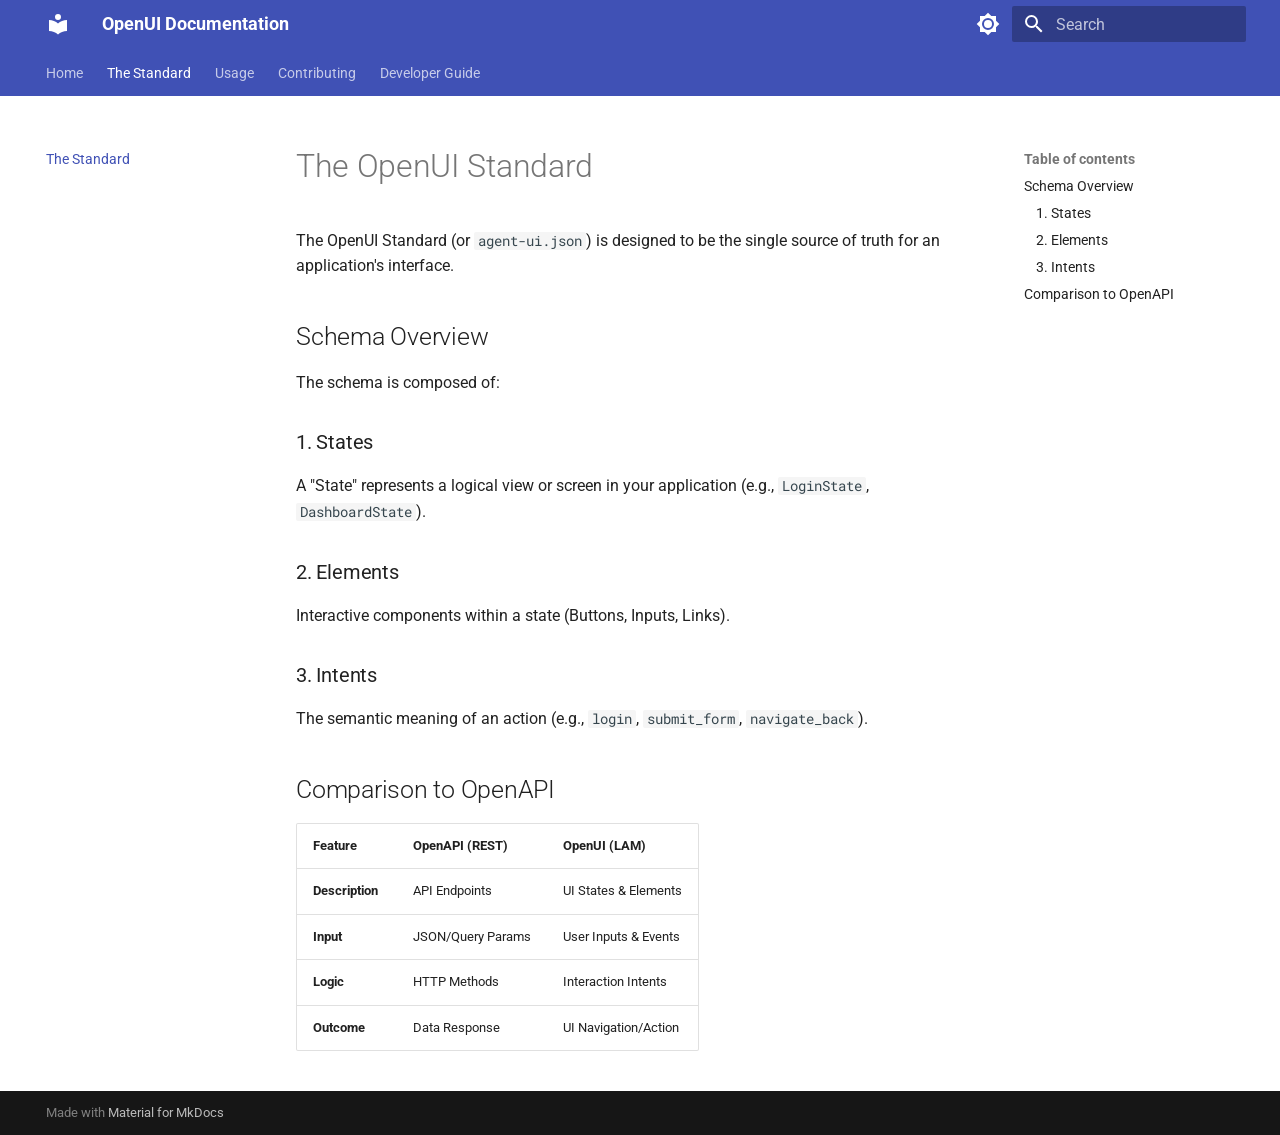
<file: standard/index.html>
<!doctype html>
<html lang="en" class="no-js">
  <head>
    
      <meta charset="utf-8">
      <meta name="viewport" content="width=device-width,initial-scale=1">
      
        <meta name="description" content="The OpenAPI for Large Action Models (LAM)">
      
      
        <meta name="author" content="aigamer-dev">
      
      
        <link rel="canonical" href="https://aigamer-dev.github.io/openui/standard/">
      
      
        <link rel="prev" href="..">
      
      
        <link rel="next" href="../usage/">
      
      
        
      
      
      <link rel="icon" href="../assets/images/favicon.png">
      <meta name="generator" content="mkdocs-1.6.1, mkdocs-material-9.7.1">
    
    
      
        <title>The Standard - OpenUI Documentation</title>
      
    
    
      <link rel="stylesheet" href="../assets/stylesheets/main.484c7ddc.min.css">
      
        
        <link rel="stylesheet" href="../assets/stylesheets/palette.ab4e12ef.min.css">
      
      


    
    
      
    
    
      
        
        
        <link rel="preconnect" href="https://fonts.gstatic.com" crossorigin>
        <link rel="stylesheet" href="https://fonts.googleapis.com/css?family=Roboto:300,300i,400,400i,700,700i%7CRoboto+Mono:400,400i,700,700i&display=fallback">
        <style>:root{--md-text-font:"Roboto";--md-code-font:"Roboto Mono"}</style>
      
    
    
    <script>__md_scope=new URL("..",location),__md_hash=e=>[...e].reduce(((e,_)=>(e<<5)-e+_.charCodeAt(0)),0),__md_get=(e,_=localStorage,t=__md_scope)=>JSON.parse(_.getItem(t.pathname+"."+e)),__md_set=(e,_,t=localStorage,a=__md_scope)=>{try{t.setItem(a.pathname+"."+e,JSON.stringify(_))}catch(e){}}</script>
    
      

    
    
  </head>
  
  
    
    
      
    
    
    
    
    <body dir="ltr" data-md-color-scheme="default" data-md-color-primary="indigo" data-md-color-accent="indigo">
  
    
    <input class="md-toggle" data-md-toggle="drawer" type="checkbox" id="__drawer" autocomplete="off">
    <input class="md-toggle" data-md-toggle="search" type="checkbox" id="__search" autocomplete="off">
    <label class="md-overlay" for="__drawer"></label>
    <div data-md-component="skip">
      
        
        <a href="#the-openui-standard" class="md-skip">
          Skip to content
        </a>
      
    </div>
    <div data-md-component="announce">
      
    </div>
    
    
      

<header class="md-header" data-md-component="header">
  <nav class="md-header__inner md-grid" aria-label="Header">
    <a href=".." title="OpenUI Documentation" class="md-header__button md-logo" aria-label="OpenUI Documentation" data-md-component="logo">
      
  
  <svg xmlns="http://www.w3.org/2000/svg" viewBox="0 0 24 24"><path d="M12 8a3 3 0 0 0 3-3 3 3 0 0 0-3-3 3 3 0 0 0-3 3 3 3 0 0 0 3 3m0 3.54C9.64 9.35 6.5 8 3 8v11c3.5 0 6.64 1.35 9 3.54 2.36-2.19 5.5-3.54 9-3.54V8c-3.5 0-6.64 1.35-9 3.54"/></svg>

    </a>
    <label class="md-header__button md-icon" for="__drawer">
      
      <svg xmlns="http://www.w3.org/2000/svg" viewBox="0 0 24 24"><path d="M3 6h18v2H3zm0 5h18v2H3zm0 5h18v2H3z"/></svg>
    </label>
    <div class="md-header__title" data-md-component="header-title">
      <div class="md-header__ellipsis">
        <div class="md-header__topic">
          <span class="md-ellipsis">
            OpenUI Documentation
          </span>
        </div>
        <div class="md-header__topic" data-md-component="header-topic">
          <span class="md-ellipsis">
            
              The Standard
            
          </span>
        </div>
      </div>
    </div>
    
      
        <form class="md-header__option" data-md-component="palette">
  
    
    
    
    <input class="md-option" data-md-color-media="(prefers-color-scheme: light)" data-md-color-scheme="default" data-md-color-primary="indigo" data-md-color-accent="indigo"  aria-label="Switch to dark mode"  type="radio" name="__palette" id="__palette_0">
    
      <label class="md-header__button md-icon" title="Switch to dark mode" for="__palette_1" hidden>
        <svg xmlns="http://www.w3.org/2000/svg" viewBox="0 0 24 24"><path d="M12 8a4 4 0 0 0-4 4 4 4 0 0 0 4 4 4 4 0 0 0 4-4 4 4 0 0 0-4-4m0 10a6 6 0 0 1-6-6 6 6 0 0 1 6-6 6 6 0 0 1 6 6 6 6 0 0 1-6 6m8-9.31V4h-4.69L12 .69 8.69 4H4v4.69L.69 12 4 15.31V20h4.69L12 23.31 15.31 20H20v-4.69L23.31 12z"/></svg>
      </label>
    
  
    
    
    
    <input class="md-option" data-md-color-media="(prefers-color-scheme: dark)" data-md-color-scheme="slate" data-md-color-primary="indigo" data-md-color-accent="indigo"  aria-label="Switch to light mode"  type="radio" name="__palette" id="__palette_1">
    
      <label class="md-header__button md-icon" title="Switch to light mode" for="__palette_0" hidden>
        <svg xmlns="http://www.w3.org/2000/svg" viewBox="0 0 24 24"><path d="M12 18c-.89 0-1.74-.2-2.5-.55C11.56 16.5 13 14.42 13 12s-1.44-4.5-3.5-5.45C10.26 6.2 11.11 6 12 6a6 6 0 0 1 6 6 6 6 0 0 1-6 6m8-9.31V4h-4.69L12 .69 8.69 4H4v4.69L.69 12 4 15.31V20h4.69L12 23.31 15.31 20H20v-4.69L23.31 12z"/></svg>
      </label>
    
  
</form>
      
    
    
      <script>var palette=__md_get("__palette");if(palette&&palette.color){if("(prefers-color-scheme)"===palette.color.media){var media=matchMedia("(prefers-color-scheme: light)"),input=document.querySelector(media.matches?"[data-md-color-media='(prefers-color-scheme: light)']":"[data-md-color-media='(prefers-color-scheme: dark)']");palette.color.media=input.getAttribute("data-md-color-media"),palette.color.scheme=input.getAttribute("data-md-color-scheme"),palette.color.primary=input.getAttribute("data-md-color-primary"),palette.color.accent=input.getAttribute("data-md-color-accent")}for(var[key,value]of Object.entries(palette.color))document.body.setAttribute("data-md-color-"+key,value)}</script>
    
    
    
      
      
        <label class="md-header__button md-icon" for="__search">
          
          <svg xmlns="http://www.w3.org/2000/svg" viewBox="0 0 24 24"><path d="M9.5 3A6.5 6.5 0 0 1 16 9.5c0 1.61-.59 3.09-1.56 4.23l.27.27h.79l5 5-1.5 1.5-5-5v-.79l-.27-.27A6.52 6.52 0 0 1 9.5 16 6.5 6.5 0 0 1 3 9.5 6.5 6.5 0 0 1 9.5 3m0 2C7 5 5 7 5 9.5S7 14 9.5 14 14 12 14 9.5 12 5 9.5 5"/></svg>
        </label>
        <div class="md-search" data-md-component="search" role="dialog">
  <label class="md-search__overlay" for="__search"></label>
  <div class="md-search__inner" role="search">
    <form class="md-search__form" name="search">
      <input type="text" class="md-search__input" name="query" aria-label="Search" placeholder="Search" autocapitalize="off" autocorrect="off" autocomplete="off" spellcheck="false" data-md-component="search-query" required>
      <label class="md-search__icon md-icon" for="__search">
        
        <svg xmlns="http://www.w3.org/2000/svg" viewBox="0 0 24 24"><path d="M9.5 3A6.5 6.5 0 0 1 16 9.5c0 1.61-.59 3.09-1.56 4.23l.27.27h.79l5 5-1.5 1.5-5-5v-.79l-.27-.27A6.52 6.52 0 0 1 9.5 16 6.5 6.5 0 0 1 3 9.5 6.5 6.5 0 0 1 9.5 3m0 2C7 5 5 7 5 9.5S7 14 9.5 14 14 12 14 9.5 12 5 9.5 5"/></svg>
        
        <svg xmlns="http://www.w3.org/2000/svg" viewBox="0 0 24 24"><path d="M20 11v2H8l5.5 5.5-1.42 1.42L4.16 12l7.92-7.92L13.5 5.5 8 11z"/></svg>
      </label>
      <nav class="md-search__options" aria-label="Search">
        
        <button type="reset" class="md-search__icon md-icon" title="Clear" aria-label="Clear" tabindex="-1">
          
          <svg xmlns="http://www.w3.org/2000/svg" viewBox="0 0 24 24"><path d="M19 6.41 17.59 5 12 10.59 6.41 5 5 6.41 10.59 12 5 17.59 6.41 19 12 13.41 17.59 19 19 17.59 13.41 12z"/></svg>
        </button>
      </nav>
      
        <div class="md-search__suggest" data-md-component="search-suggest"></div>
      
    </form>
    <div class="md-search__output">
      <div class="md-search__scrollwrap" tabindex="0" data-md-scrollfix>
        <div class="md-search-result" data-md-component="search-result">
          <div class="md-search-result__meta">
            Initializing search
          </div>
          <ol class="md-search-result__list" role="presentation"></ol>
        </div>
      </div>
    </div>
  </div>
</div>
      
    
    
  </nav>
  
</header>
    
    <div class="md-container" data-md-component="container">
      
      
        
          
            
<nav class="md-tabs" aria-label="Tabs" data-md-component="tabs">
  <div class="md-grid">
    <ul class="md-tabs__list">
      
        
  
  
  
  
    <li class="md-tabs__item">
      <a href=".." class="md-tabs__link">
        
  
  
    
  
  Home

      </a>
    </li>
  

      
        
  
  
  
    
  
  
    <li class="md-tabs__item md-tabs__item--active">
      <a href="./" class="md-tabs__link">
        
  
  
    
  
  The Standard

      </a>
    </li>
  

      
        
  
  
  
  
    <li class="md-tabs__item">
      <a href="../usage/" class="md-tabs__link">
        
  
  
    
  
  Usage

      </a>
    </li>
  

      
        
  
  
  
  
    <li class="md-tabs__item">
      <a href="../contributing/" class="md-tabs__link">
        
  
  
    
  
  Contributing

      </a>
    </li>
  

      
        
  
  
  
  
    <li class="md-tabs__item">
      <a href="../developer_guide/" class="md-tabs__link">
        
  
  
    
  
  Developer Guide

      </a>
    </li>
  

      
    </ul>
  </div>
</nav>
          
        
      
      <main class="md-main" data-md-component="main">
        <div class="md-main__inner md-grid">
          
            
              
              <div class="md-sidebar md-sidebar--primary" data-md-component="sidebar" data-md-type="navigation" >
                <div class="md-sidebar__scrollwrap">
                  <div class="md-sidebar__inner">
                    


  


<nav class="md-nav md-nav--primary md-nav--lifted" aria-label="Navigation" data-md-level="0">
  <label class="md-nav__title" for="__drawer">
    <a href=".." title="OpenUI Documentation" class="md-nav__button md-logo" aria-label="OpenUI Documentation" data-md-component="logo">
      
  
  <svg xmlns="http://www.w3.org/2000/svg" viewBox="0 0 24 24"><path d="M12 8a3 3 0 0 0 3-3 3 3 0 0 0-3-3 3 3 0 0 0-3 3 3 3 0 0 0 3 3m0 3.54C9.64 9.35 6.5 8 3 8v11c3.5 0 6.64 1.35 9 3.54 2.36-2.19 5.5-3.54 9-3.54V8c-3.5 0-6.64 1.35-9 3.54"/></svg>

    </a>
    OpenUI Documentation
  </label>
  
  <ul class="md-nav__list" data-md-scrollfix>
    
      
      
  
  
  
  
    <li class="md-nav__item">
      <a href=".." class="md-nav__link">
        
  
  
  <span class="md-ellipsis">
    
  
    Home
  

    
  </span>
  
  

      </a>
    </li>
  

    
      
      
  
  
    
  
  
  
    <li class="md-nav__item md-nav__item--active">
      
      <input class="md-nav__toggle md-toggle" type="checkbox" id="__toc">
      
      
        
      
      
        <label class="md-nav__link md-nav__link--active" for="__toc">
          
  
  
  <span class="md-ellipsis">
    
  
    The Standard
  

    
  </span>
  
  

          <span class="md-nav__icon md-icon"></span>
        </label>
      
      <a href="./" class="md-nav__link md-nav__link--active">
        
  
  
  <span class="md-ellipsis">
    
  
    The Standard
  

    
  </span>
  
  

      </a>
      
        

<nav class="md-nav md-nav--secondary" aria-label="Table of contents">
  
  
  
    
  
  
    <label class="md-nav__title" for="__toc">
      <span class="md-nav__icon md-icon"></span>
      Table of contents
    </label>
    <ul class="md-nav__list" data-md-component="toc" data-md-scrollfix>
      
        <li class="md-nav__item">
  <a href="#schema-overview" class="md-nav__link">
    <span class="md-ellipsis">
      
        Schema Overview
      
    </span>
  </a>
  
    <nav class="md-nav" aria-label="Schema Overview">
      <ul class="md-nav__list">
        
          <li class="md-nav__item">
  <a href="#1-states" class="md-nav__link">
    <span class="md-ellipsis">
      
        1. States
      
    </span>
  </a>
  
</li>
        
          <li class="md-nav__item">
  <a href="#2-elements" class="md-nav__link">
    <span class="md-ellipsis">
      
        2. Elements
      
    </span>
  </a>
  
</li>
        
          <li class="md-nav__item">
  <a href="#3-intents" class="md-nav__link">
    <span class="md-ellipsis">
      
        3. Intents
      
    </span>
  </a>
  
</li>
        
      </ul>
    </nav>
  
</li>
      
        <li class="md-nav__item">
  <a href="#comparison-to-openapi" class="md-nav__link">
    <span class="md-ellipsis">
      
        Comparison to OpenAPI
      
    </span>
  </a>
  
</li>
      
    </ul>
  
</nav>
      
    </li>
  

    
      
      
  
  
  
  
    <li class="md-nav__item">
      <a href="../usage/" class="md-nav__link">
        
  
  
  <span class="md-ellipsis">
    
  
    Usage
  

    
  </span>
  
  

      </a>
    </li>
  

    
      
      
  
  
  
  
    <li class="md-nav__item">
      <a href="../contributing/" class="md-nav__link">
        
  
  
  <span class="md-ellipsis">
    
  
    Contributing
  

    
  </span>
  
  

      </a>
    </li>
  

    
      
      
  
  
  
  
    <li class="md-nav__item">
      <a href="../developer_guide/" class="md-nav__link">
        
  
  
  <span class="md-ellipsis">
    
  
    Developer Guide
  

    
  </span>
  
  

      </a>
    </li>
  

    
  </ul>
</nav>
                  </div>
                </div>
              </div>
            
            
              
              <div class="md-sidebar md-sidebar--secondary" data-md-component="sidebar" data-md-type="toc" >
                <div class="md-sidebar__scrollwrap">
                  <div class="md-sidebar__inner">
                    

<nav class="md-nav md-nav--secondary" aria-label="Table of contents">
  
  
  
    
  
  
    <label class="md-nav__title" for="__toc">
      <span class="md-nav__icon md-icon"></span>
      Table of contents
    </label>
    <ul class="md-nav__list" data-md-component="toc" data-md-scrollfix>
      
        <li class="md-nav__item">
  <a href="#schema-overview" class="md-nav__link">
    <span class="md-ellipsis">
      
        Schema Overview
      
    </span>
  </a>
  
    <nav class="md-nav" aria-label="Schema Overview">
      <ul class="md-nav__list">
        
          <li class="md-nav__item">
  <a href="#1-states" class="md-nav__link">
    <span class="md-ellipsis">
      
        1. States
      
    </span>
  </a>
  
</li>
        
          <li class="md-nav__item">
  <a href="#2-elements" class="md-nav__link">
    <span class="md-ellipsis">
      
        2. Elements
      
    </span>
  </a>
  
</li>
        
          <li class="md-nav__item">
  <a href="#3-intents" class="md-nav__link">
    <span class="md-ellipsis">
      
        3. Intents
      
    </span>
  </a>
  
</li>
        
      </ul>
    </nav>
  
</li>
      
        <li class="md-nav__item">
  <a href="#comparison-to-openapi" class="md-nav__link">
    <span class="md-ellipsis">
      
        Comparison to OpenAPI
      
    </span>
  </a>
  
</li>
      
    </ul>
  
</nav>
                  </div>
                </div>
              </div>
            
          
          
            <div class="md-content" data-md-component="content">
              
              <article class="md-content__inner md-typeset">
                
                  



<h1 id="the-openui-standard">The OpenUI Standard</h1>
<p>The OpenUI Standard (or <code>agent-ui.json</code>) is designed to be the single source of truth for an application's interface.</p>
<h2 id="schema-overview">Schema Overview</h2>
<p>The schema is composed of:</p>
<h3 id="1-states">1. States</h3>
<p>A "State" represents a logical view or screen in your application (e.g., <code>LoginState</code>, <code>DashboardState</code>).</p>
<h3 id="2-elements">2. Elements</h3>
<p>Interactive components within a state (Buttons, Inputs, Links).</p>
<h3 id="3-intents">3. Intents</h3>
<p>The semantic meaning of an action (e.g., <code>login</code>, <code>submit_form</code>, <code>navigate_back</code>).</p>
<h2 id="comparison-to-openapi">Comparison to OpenAPI</h2>
<table>
<thead>
<tr>
<th style="text-align: left;">Feature</th>
<th style="text-align: left;">OpenAPI (REST)</th>
<th style="text-align: left;">OpenUI (LAM)</th>
</tr>
</thead>
<tbody>
<tr>
<td style="text-align: left;"><strong>Description</strong></td>
<td style="text-align: left;">API Endpoints</td>
<td style="text-align: left;">UI States &amp; Elements</td>
</tr>
<tr>
<td style="text-align: left;"><strong>Input</strong></td>
<td style="text-align: left;">JSON/Query Params</td>
<td style="text-align: left;">User Inputs &amp; Events</td>
</tr>
<tr>
<td style="text-align: left;"><strong>Logic</strong></td>
<td style="text-align: left;">HTTP Methods</td>
<td style="text-align: left;">Interaction Intents</td>
</tr>
<tr>
<td style="text-align: left;"><strong>Outcome</strong></td>
<td style="text-align: left;">Data Response</td>
<td style="text-align: left;">UI Navigation/Action</td>
</tr>
</tbody>
</table>












                
              </article>
            </div>
          
          
<script>var target=document.getElementById(location.hash.slice(1));target&&target.name&&(target.checked=target.name.startsWith("__tabbed_"))</script>
        </div>
        
          <button type="button" class="md-top md-icon" data-md-component="top" hidden>
  
  <svg xmlns="http://www.w3.org/2000/svg" viewBox="0 0 24 24"><path d="M13 20h-2V8l-5.5 5.5-1.42-1.42L12 4.16l7.92 7.92-1.42 1.42L13 8z"/></svg>
  Back to top
</button>
        
      </main>
      
        <footer class="md-footer">
  
  <div class="md-footer-meta md-typeset">
    <div class="md-footer-meta__inner md-grid">
      <div class="md-copyright">
  
  
    Made with
    <a href="https://squidfunk.github.io/mkdocs-material/" target="_blank" rel="noopener">
      Material for MkDocs
    </a>
  
</div>
      
    </div>
  </div>
</footer>
      
    </div>
    <div class="md-dialog" data-md-component="dialog">
      <div class="md-dialog__inner md-typeset"></div>
    </div>
    
    
    
      
      
      <script id="__config" type="application/json">{"annotate": null, "base": "..", "features": ["navigation.tabs", "navigation.sections", "navigation.top", "search.suggest", "search.highlight", "content.code.copy"], "search": "../assets/javascripts/workers/search.2c215733.min.js", "tags": null, "translations": {"clipboard.copied": "Copied to clipboard", "clipboard.copy": "Copy to clipboard", "search.result.more.one": "1 more on this page", "search.result.more.other": "# more on this page", "search.result.none": "No matching documents", "search.result.one": "1 matching document", "search.result.other": "# matching documents", "search.result.placeholder": "Type to start searching", "search.result.term.missing": "Missing", "select.version": "Select version"}, "version": null}</script>
    
    
      <script src="../assets/javascripts/bundle.79ae519e.min.js"></script>
      
    
  </body>
</html>
</file>
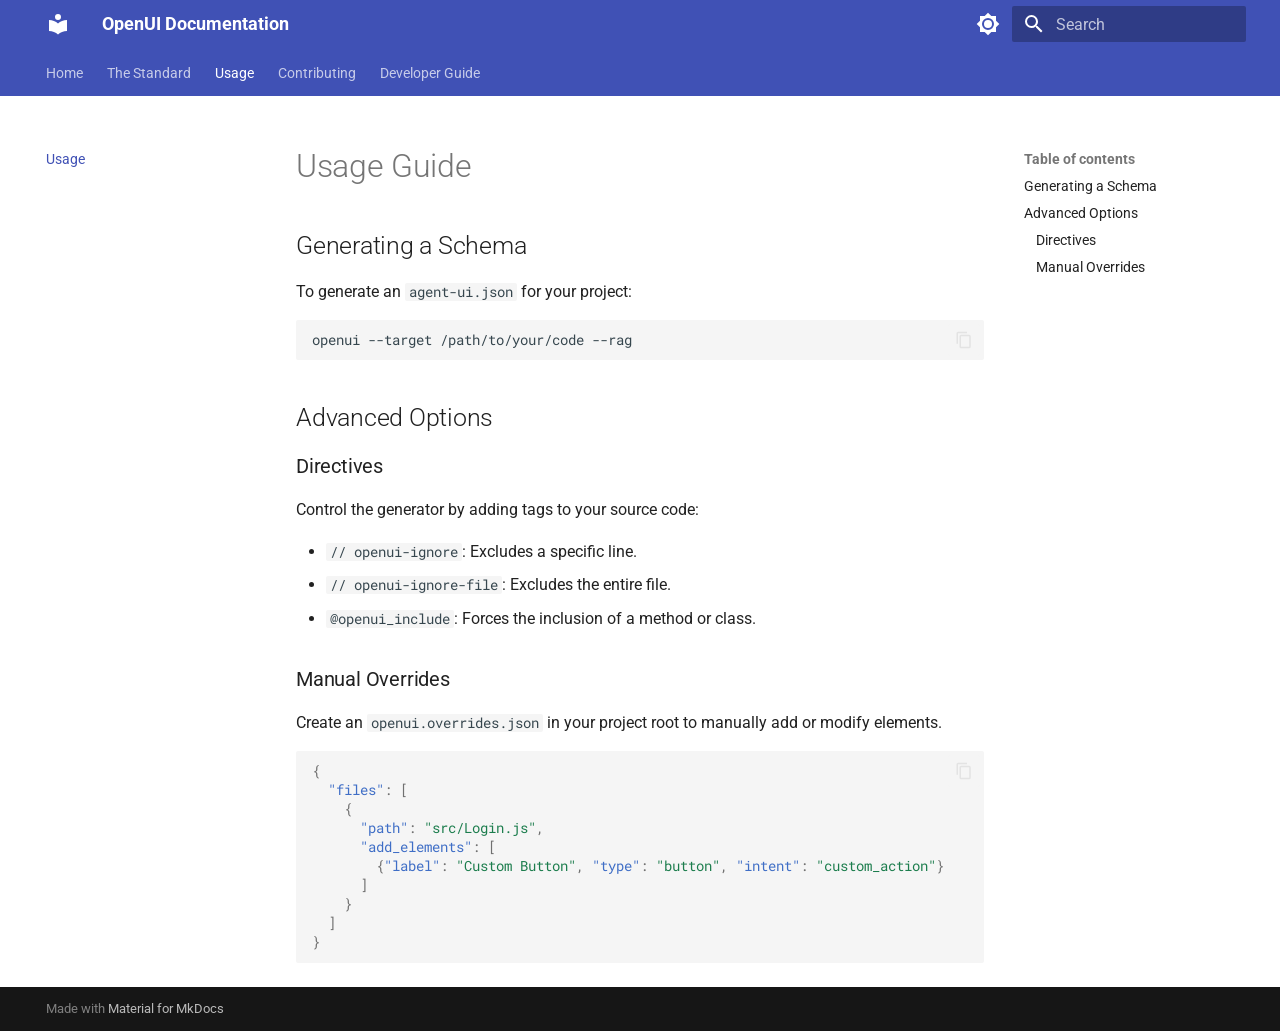
<file: usage/index.html>
<!doctype html>
<html lang="en" class="no-js">
  <head>
    
      <meta charset="utf-8">
      <meta name="viewport" content="width=device-width,initial-scale=1">
      
        <meta name="description" content="The OpenAPI for Large Action Models (LAM)">
      
      
        <meta name="author" content="aigamer-dev">
      
      
        <link rel="canonical" href="https://aigamer-dev.github.io/openui/usage/">
      
      
        <link rel="prev" href="../standard/">
      
      
        <link rel="next" href="../contributing/">
      
      
        
      
      
      <link rel="icon" href="../assets/images/favicon.png">
      <meta name="generator" content="mkdocs-1.6.1, mkdocs-material-9.7.1">
    
    
      
        <title>Usage - OpenUI Documentation</title>
      
    
    
      <link rel="stylesheet" href="../assets/stylesheets/main.484c7ddc.min.css">
      
        
        <link rel="stylesheet" href="../assets/stylesheets/palette.ab4e12ef.min.css">
      
      


    
    
      
    
    
      
        
        
        <link rel="preconnect" href="https://fonts.gstatic.com" crossorigin>
        <link rel="stylesheet" href="https://fonts.googleapis.com/css?family=Roboto:300,300i,400,400i,700,700i%7CRoboto+Mono:400,400i,700,700i&display=fallback">
        <style>:root{--md-text-font:"Roboto";--md-code-font:"Roboto Mono"}</style>
      
    
    
    <script>__md_scope=new URL("..",location),__md_hash=e=>[...e].reduce(((e,_)=>(e<<5)-e+_.charCodeAt(0)),0),__md_get=(e,_=localStorage,t=__md_scope)=>JSON.parse(_.getItem(t.pathname+"."+e)),__md_set=(e,_,t=localStorage,a=__md_scope)=>{try{t.setItem(a.pathname+"."+e,JSON.stringify(_))}catch(e){}}</script>
    
      

    
    
  </head>
  
  
    
    
      
    
    
    
    
    <body dir="ltr" data-md-color-scheme="default" data-md-color-primary="indigo" data-md-color-accent="indigo">
  
    
    <input class="md-toggle" data-md-toggle="drawer" type="checkbox" id="__drawer" autocomplete="off">
    <input class="md-toggle" data-md-toggle="search" type="checkbox" id="__search" autocomplete="off">
    <label class="md-overlay" for="__drawer"></label>
    <div data-md-component="skip">
      
        
        <a href="#usage-guide" class="md-skip">
          Skip to content
        </a>
      
    </div>
    <div data-md-component="announce">
      
    </div>
    
    
      

<header class="md-header" data-md-component="header">
  <nav class="md-header__inner md-grid" aria-label="Header">
    <a href=".." title="OpenUI Documentation" class="md-header__button md-logo" aria-label="OpenUI Documentation" data-md-component="logo">
      
  
  <svg xmlns="http://www.w3.org/2000/svg" viewBox="0 0 24 24"><path d="M12 8a3 3 0 0 0 3-3 3 3 0 0 0-3-3 3 3 0 0 0-3 3 3 3 0 0 0 3 3m0 3.54C9.64 9.35 6.5 8 3 8v11c3.5 0 6.64 1.35 9 3.54 2.36-2.19 5.5-3.54 9-3.54V8c-3.5 0-6.64 1.35-9 3.54"/></svg>

    </a>
    <label class="md-header__button md-icon" for="__drawer">
      
      <svg xmlns="http://www.w3.org/2000/svg" viewBox="0 0 24 24"><path d="M3 6h18v2H3zm0 5h18v2H3zm0 5h18v2H3z"/></svg>
    </label>
    <div class="md-header__title" data-md-component="header-title">
      <div class="md-header__ellipsis">
        <div class="md-header__topic">
          <span class="md-ellipsis">
            OpenUI Documentation
          </span>
        </div>
        <div class="md-header__topic" data-md-component="header-topic">
          <span class="md-ellipsis">
            
              Usage
            
          </span>
        </div>
      </div>
    </div>
    
      
        <form class="md-header__option" data-md-component="palette">
  
    
    
    
    <input class="md-option" data-md-color-media="(prefers-color-scheme: light)" data-md-color-scheme="default" data-md-color-primary="indigo" data-md-color-accent="indigo"  aria-label="Switch to dark mode"  type="radio" name="__palette" id="__palette_0">
    
      <label class="md-header__button md-icon" title="Switch to dark mode" for="__palette_1" hidden>
        <svg xmlns="http://www.w3.org/2000/svg" viewBox="0 0 24 24"><path d="M12 8a4 4 0 0 0-4 4 4 4 0 0 0 4 4 4 4 0 0 0 4-4 4 4 0 0 0-4-4m0 10a6 6 0 0 1-6-6 6 6 0 0 1 6-6 6 6 0 0 1 6 6 6 6 0 0 1-6 6m8-9.31V4h-4.69L12 .69 8.69 4H4v4.69L.69 12 4 15.31V20h4.69L12 23.31 15.31 20H20v-4.69L23.31 12z"/></svg>
      </label>
    
  
    
    
    
    <input class="md-option" data-md-color-media="(prefers-color-scheme: dark)" data-md-color-scheme="slate" data-md-color-primary="indigo" data-md-color-accent="indigo"  aria-label="Switch to light mode"  type="radio" name="__palette" id="__palette_1">
    
      <label class="md-header__button md-icon" title="Switch to light mode" for="__palette_0" hidden>
        <svg xmlns="http://www.w3.org/2000/svg" viewBox="0 0 24 24"><path d="M12 18c-.89 0-1.74-.2-2.5-.55C11.56 16.5 13 14.42 13 12s-1.44-4.5-3.5-5.45C10.26 6.2 11.11 6 12 6a6 6 0 0 1 6 6 6 6 0 0 1-6 6m8-9.31V4h-4.69L12 .69 8.69 4H4v4.69L.69 12 4 15.31V20h4.69L12 23.31 15.31 20H20v-4.69L23.31 12z"/></svg>
      </label>
    
  
</form>
      
    
    
      <script>var palette=__md_get("__palette");if(palette&&palette.color){if("(prefers-color-scheme)"===palette.color.media){var media=matchMedia("(prefers-color-scheme: light)"),input=document.querySelector(media.matches?"[data-md-color-media='(prefers-color-scheme: light)']":"[data-md-color-media='(prefers-color-scheme: dark)']");palette.color.media=input.getAttribute("data-md-color-media"),palette.color.scheme=input.getAttribute("data-md-color-scheme"),palette.color.primary=input.getAttribute("data-md-color-primary"),palette.color.accent=input.getAttribute("data-md-color-accent")}for(var[key,value]of Object.entries(palette.color))document.body.setAttribute("data-md-color-"+key,value)}</script>
    
    
    
      
      
        <label class="md-header__button md-icon" for="__search">
          
          <svg xmlns="http://www.w3.org/2000/svg" viewBox="0 0 24 24"><path d="M9.5 3A6.5 6.5 0 0 1 16 9.5c0 1.61-.59 3.09-1.56 4.23l.27.27h.79l5 5-1.5 1.5-5-5v-.79l-.27-.27A6.52 6.52 0 0 1 9.5 16 6.5 6.5 0 0 1 3 9.5 6.5 6.5 0 0 1 9.5 3m0 2C7 5 5 7 5 9.5S7 14 9.5 14 14 12 14 9.5 12 5 9.5 5"/></svg>
        </label>
        <div class="md-search" data-md-component="search" role="dialog">
  <label class="md-search__overlay" for="__search"></label>
  <div class="md-search__inner" role="search">
    <form class="md-search__form" name="search">
      <input type="text" class="md-search__input" name="query" aria-label="Search" placeholder="Search" autocapitalize="off" autocorrect="off" autocomplete="off" spellcheck="false" data-md-component="search-query" required>
      <label class="md-search__icon md-icon" for="__search">
        
        <svg xmlns="http://www.w3.org/2000/svg" viewBox="0 0 24 24"><path d="M9.5 3A6.5 6.5 0 0 1 16 9.5c0 1.61-.59 3.09-1.56 4.23l.27.27h.79l5 5-1.5 1.5-5-5v-.79l-.27-.27A6.52 6.52 0 0 1 9.5 16 6.5 6.5 0 0 1 3 9.5 6.5 6.5 0 0 1 9.5 3m0 2C7 5 5 7 5 9.5S7 14 9.5 14 14 12 14 9.5 12 5 9.5 5"/></svg>
        
        <svg xmlns="http://www.w3.org/2000/svg" viewBox="0 0 24 24"><path d="M20 11v2H8l5.5 5.5-1.42 1.42L4.16 12l7.92-7.92L13.5 5.5 8 11z"/></svg>
      </label>
      <nav class="md-search__options" aria-label="Search">
        
        <button type="reset" class="md-search__icon md-icon" title="Clear" aria-label="Clear" tabindex="-1">
          
          <svg xmlns="http://www.w3.org/2000/svg" viewBox="0 0 24 24"><path d="M19 6.41 17.59 5 12 10.59 6.41 5 5 6.41 10.59 12 5 17.59 6.41 19 12 13.41 17.59 19 19 17.59 13.41 12z"/></svg>
        </button>
      </nav>
      
        <div class="md-search__suggest" data-md-component="search-suggest"></div>
      
    </form>
    <div class="md-search__output">
      <div class="md-search__scrollwrap" tabindex="0" data-md-scrollfix>
        <div class="md-search-result" data-md-component="search-result">
          <div class="md-search-result__meta">
            Initializing search
          </div>
          <ol class="md-search-result__list" role="presentation"></ol>
        </div>
      </div>
    </div>
  </div>
</div>
      
    
    
  </nav>
  
</header>
    
    <div class="md-container" data-md-component="container">
      
      
        
          
            
<nav class="md-tabs" aria-label="Tabs" data-md-component="tabs">
  <div class="md-grid">
    <ul class="md-tabs__list">
      
        
  
  
  
  
    <li class="md-tabs__item">
      <a href=".." class="md-tabs__link">
        
  
  
    
  
  Home

      </a>
    </li>
  

      
        
  
  
  
  
    <li class="md-tabs__item">
      <a href="../standard/" class="md-tabs__link">
        
  
  
    
  
  The Standard

      </a>
    </li>
  

      
        
  
  
  
    
  
  
    <li class="md-tabs__item md-tabs__item--active">
      <a href="./" class="md-tabs__link">
        
  
  
    
  
  Usage

      </a>
    </li>
  

      
        
  
  
  
  
    <li class="md-tabs__item">
      <a href="../contributing/" class="md-tabs__link">
        
  
  
    
  
  Contributing

      </a>
    </li>
  

      
        
  
  
  
  
    <li class="md-tabs__item">
      <a href="../developer_guide/" class="md-tabs__link">
        
  
  
    
  
  Developer Guide

      </a>
    </li>
  

      
    </ul>
  </div>
</nav>
          
        
      
      <main class="md-main" data-md-component="main">
        <div class="md-main__inner md-grid">
          
            
              
              <div class="md-sidebar md-sidebar--primary" data-md-component="sidebar" data-md-type="navigation" >
                <div class="md-sidebar__scrollwrap">
                  <div class="md-sidebar__inner">
                    


  


<nav class="md-nav md-nav--primary md-nav--lifted" aria-label="Navigation" data-md-level="0">
  <label class="md-nav__title" for="__drawer">
    <a href=".." title="OpenUI Documentation" class="md-nav__button md-logo" aria-label="OpenUI Documentation" data-md-component="logo">
      
  
  <svg xmlns="http://www.w3.org/2000/svg" viewBox="0 0 24 24"><path d="M12 8a3 3 0 0 0 3-3 3 3 0 0 0-3-3 3 3 0 0 0-3 3 3 3 0 0 0 3 3m0 3.54C9.64 9.35 6.5 8 3 8v11c3.5 0 6.64 1.35 9 3.54 2.36-2.19 5.5-3.54 9-3.54V8c-3.5 0-6.64 1.35-9 3.54"/></svg>

    </a>
    OpenUI Documentation
  </label>
  
  <ul class="md-nav__list" data-md-scrollfix>
    
      
      
  
  
  
  
    <li class="md-nav__item">
      <a href=".." class="md-nav__link">
        
  
  
  <span class="md-ellipsis">
    
  
    Home
  

    
  </span>
  
  

      </a>
    </li>
  

    
      
      
  
  
  
  
    <li class="md-nav__item">
      <a href="../standard/" class="md-nav__link">
        
  
  
  <span class="md-ellipsis">
    
  
    The Standard
  

    
  </span>
  
  

      </a>
    </li>
  

    
      
      
  
  
    
  
  
  
    <li class="md-nav__item md-nav__item--active">
      
      <input class="md-nav__toggle md-toggle" type="checkbox" id="__toc">
      
      
        
      
      
        <label class="md-nav__link md-nav__link--active" for="__toc">
          
  
  
  <span class="md-ellipsis">
    
  
    Usage
  

    
  </span>
  
  

          <span class="md-nav__icon md-icon"></span>
        </label>
      
      <a href="./" class="md-nav__link md-nav__link--active">
        
  
  
  <span class="md-ellipsis">
    
  
    Usage
  

    
  </span>
  
  

      </a>
      
        

<nav class="md-nav md-nav--secondary" aria-label="Table of contents">
  
  
  
    
  
  
    <label class="md-nav__title" for="__toc">
      <span class="md-nav__icon md-icon"></span>
      Table of contents
    </label>
    <ul class="md-nav__list" data-md-component="toc" data-md-scrollfix>
      
        <li class="md-nav__item">
  <a href="#generating-a-schema" class="md-nav__link">
    <span class="md-ellipsis">
      
        Generating a Schema
      
    </span>
  </a>
  
</li>
      
        <li class="md-nav__item">
  <a href="#advanced-options" class="md-nav__link">
    <span class="md-ellipsis">
      
        Advanced Options
      
    </span>
  </a>
  
    <nav class="md-nav" aria-label="Advanced Options">
      <ul class="md-nav__list">
        
          <li class="md-nav__item">
  <a href="#directives" class="md-nav__link">
    <span class="md-ellipsis">
      
        Directives
      
    </span>
  </a>
  
</li>
        
          <li class="md-nav__item">
  <a href="#manual-overrides" class="md-nav__link">
    <span class="md-ellipsis">
      
        Manual Overrides
      
    </span>
  </a>
  
</li>
        
      </ul>
    </nav>
  
</li>
      
    </ul>
  
</nav>
      
    </li>
  

    
      
      
  
  
  
  
    <li class="md-nav__item">
      <a href="../contributing/" class="md-nav__link">
        
  
  
  <span class="md-ellipsis">
    
  
    Contributing
  

    
  </span>
  
  

      </a>
    </li>
  

    
      
      
  
  
  
  
    <li class="md-nav__item">
      <a href="../developer_guide/" class="md-nav__link">
        
  
  
  <span class="md-ellipsis">
    
  
    Developer Guide
  

    
  </span>
  
  

      </a>
    </li>
  

    
  </ul>
</nav>
                  </div>
                </div>
              </div>
            
            
              
              <div class="md-sidebar md-sidebar--secondary" data-md-component="sidebar" data-md-type="toc" >
                <div class="md-sidebar__scrollwrap">
                  <div class="md-sidebar__inner">
                    

<nav class="md-nav md-nav--secondary" aria-label="Table of contents">
  
  
  
    
  
  
    <label class="md-nav__title" for="__toc">
      <span class="md-nav__icon md-icon"></span>
      Table of contents
    </label>
    <ul class="md-nav__list" data-md-component="toc" data-md-scrollfix>
      
        <li class="md-nav__item">
  <a href="#generating-a-schema" class="md-nav__link">
    <span class="md-ellipsis">
      
        Generating a Schema
      
    </span>
  </a>
  
</li>
      
        <li class="md-nav__item">
  <a href="#advanced-options" class="md-nav__link">
    <span class="md-ellipsis">
      
        Advanced Options
      
    </span>
  </a>
  
    <nav class="md-nav" aria-label="Advanced Options">
      <ul class="md-nav__list">
        
          <li class="md-nav__item">
  <a href="#directives" class="md-nav__link">
    <span class="md-ellipsis">
      
        Directives
      
    </span>
  </a>
  
</li>
        
          <li class="md-nav__item">
  <a href="#manual-overrides" class="md-nav__link">
    <span class="md-ellipsis">
      
        Manual Overrides
      
    </span>
  </a>
  
</li>
        
      </ul>
    </nav>
  
</li>
      
    </ul>
  
</nav>
                  </div>
                </div>
              </div>
            
          
          
            <div class="md-content" data-md-component="content">
              
              <article class="md-content__inner md-typeset">
                
                  



<h1 id="usage-guide">Usage Guide</h1>
<h2 id="generating-a-schema">Generating a Schema</h2>
<p>To generate an <code>agent-ui.json</code> for your project:</p>
<div class="highlight"><pre><span></span><code><a id="__codelineno-0-1" name="__codelineno-0-1" href="#__codelineno-0-1"></a>openui<span class="w"> </span>--target<span class="w"> </span>/path/to/your/code<span class="w"> </span>--rag
</code></pre></div>
<h2 id="advanced-options">Advanced Options</h2>
<h3 id="directives">Directives</h3>
<p>Control the generator by adding tags to your source code:</p>
<ul>
<li><code>// openui-ignore</code>: Excludes a specific line.</li>
<li><code>// openui-ignore-file</code>: Excludes the entire file.</li>
<li><code>@openui_include</code>: Forces the inclusion of a method or class.</li>
</ul>
<h3 id="manual-overrides">Manual Overrides</h3>
<p>Create an <code>openui.overrides.json</code> in your project root to manually add or modify elements.</p>
<div class="highlight"><pre><span></span><code><a id="__codelineno-1-1" name="__codelineno-1-1" href="#__codelineno-1-1"></a><span class="p">{</span>
<a id="__codelineno-1-2" name="__codelineno-1-2" href="#__codelineno-1-2"></a><span class="w">  </span><span class="nt">&quot;files&quot;</span><span class="p">:</span><span class="w"> </span><span class="p">[</span>
<a id="__codelineno-1-3" name="__codelineno-1-3" href="#__codelineno-1-3"></a><span class="w">    </span><span class="p">{</span>
<a id="__codelineno-1-4" name="__codelineno-1-4" href="#__codelineno-1-4"></a><span class="w">      </span><span class="nt">&quot;path&quot;</span><span class="p">:</span><span class="w"> </span><span class="s2">&quot;src/Login.js&quot;</span><span class="p">,</span>
<a id="__codelineno-1-5" name="__codelineno-1-5" href="#__codelineno-1-5"></a><span class="w">      </span><span class="nt">&quot;add_elements&quot;</span><span class="p">:</span><span class="w"> </span><span class="p">[</span>
<a id="__codelineno-1-6" name="__codelineno-1-6" href="#__codelineno-1-6"></a><span class="w">        </span><span class="p">{</span><span class="nt">&quot;label&quot;</span><span class="p">:</span><span class="w"> </span><span class="s2">&quot;Custom Button&quot;</span><span class="p">,</span><span class="w"> </span><span class="nt">&quot;type&quot;</span><span class="p">:</span><span class="w"> </span><span class="s2">&quot;button&quot;</span><span class="p">,</span><span class="w"> </span><span class="nt">&quot;intent&quot;</span><span class="p">:</span><span class="w"> </span><span class="s2">&quot;custom_action&quot;</span><span class="p">}</span>
<a id="__codelineno-1-7" name="__codelineno-1-7" href="#__codelineno-1-7"></a><span class="w">      </span><span class="p">]</span>
<a id="__codelineno-1-8" name="__codelineno-1-8" href="#__codelineno-1-8"></a><span class="w">    </span><span class="p">}</span>
<a id="__codelineno-1-9" name="__codelineno-1-9" href="#__codelineno-1-9"></a><span class="w">  </span><span class="p">]</span>
<a id="__codelineno-1-10" name="__codelineno-1-10" href="#__codelineno-1-10"></a><span class="p">}</span>
</code></pre></div>












                
              </article>
            </div>
          
          
<script>var target=document.getElementById(location.hash.slice(1));target&&target.name&&(target.checked=target.name.startsWith("__tabbed_"))</script>
        </div>
        
          <button type="button" class="md-top md-icon" data-md-component="top" hidden>
  
  <svg xmlns="http://www.w3.org/2000/svg" viewBox="0 0 24 24"><path d="M13 20h-2V8l-5.5 5.5-1.42-1.42L12 4.16l7.92 7.92-1.42 1.42L13 8z"/></svg>
  Back to top
</button>
        
      </main>
      
        <footer class="md-footer">
  
  <div class="md-footer-meta md-typeset">
    <div class="md-footer-meta__inner md-grid">
      <div class="md-copyright">
  
  
    Made with
    <a href="https://squidfunk.github.io/mkdocs-material/" target="_blank" rel="noopener">
      Material for MkDocs
    </a>
  
</div>
      
    </div>
  </div>
</footer>
      
    </div>
    <div class="md-dialog" data-md-component="dialog">
      <div class="md-dialog__inner md-typeset"></div>
    </div>
    
    
    
      
      
      <script id="__config" type="application/json">{"annotate": null, "base": "..", "features": ["navigation.tabs", "navigation.sections", "navigation.top", "search.suggest", "search.highlight", "content.code.copy"], "search": "../assets/javascripts/workers/search.2c215733.min.js", "tags": null, "translations": {"clipboard.copied": "Copied to clipboard", "clipboard.copy": "Copy to clipboard", "search.result.more.one": "1 more on this page", "search.result.more.other": "# more on this page", "search.result.none": "No matching documents", "search.result.one": "1 matching document", "search.result.other": "# matching documents", "search.result.placeholder": "Type to start searching", "search.result.term.missing": "Missing", "select.version": "Select version"}, "version": null}</script>
    
    
      <script src="../assets/javascripts/bundle.79ae519e.min.js"></script>
      
    
  </body>
</html>
</file>
<file: assets/stylesheets/main.484c7ddc.min.css>
@charset "UTF-8";html{-webkit-text-size-adjust:none;-moz-text-size-adjust:none;text-size-adjust:none;box-sizing:border-box}*,:after,:before{box-sizing:inherit}@media (prefers-reduced-motion){*,:after,:before{transition:none!important}}body{margin:0}a,button,input,label{-webkit-tap-highlight-color:transparent}a{color:inherit;text-decoration:none}hr{border:0;box-sizing:initial;display:block;height:.05rem;overflow:visible;padding:0}small{font-size:80%}sub,sup{line-height:1em}img{border-style:none}table{border-collapse:initial;border-spacing:0}td,th{font-weight:400;vertical-align:top}button{background:#0000;border:0;font-family:inherit;font-size:inherit;margin:0;padding:0}input{border:0;outline:none}:root{--md-primary-fg-color:#4051b5;--md-primary-fg-color--light:#5d6cc0;--md-primary-fg-color--dark:#303fa1;--md-primary-bg-color:#fff;--md-primary-bg-color--light:#ffffffb3;--md-accent-fg-color:#526cfe;--md-accent-fg-color--transparent:#526cfe1a;--md-accent-bg-color:#fff;--md-accent-bg-color--light:#ffffffb3}[data-md-color-scheme=default]{color-scheme:light}[data-md-color-scheme=default] img[src$="#gh-dark-mode-only"],[data-md-color-scheme=default] img[src$="#only-dark"]{display:none}:root,[data-md-color-scheme=default]{--md-hue:225deg;--md-default-fg-color:#000000de;--md-default-fg-color--light:#0000008a;--md-default-fg-color--lighter:#00000052;--md-default-fg-color--lightest:#00000012;--md-default-bg-color:#fff;--md-default-bg-color--light:#ffffffb3;--md-default-bg-color--lighter:#ffffff4d;--md-default-bg-color--lightest:#ffffff1f;--md-code-fg-color:#36464e;--md-code-bg-color:#f5f5f5;--md-code-bg-color--light:#f5f5f5b3;--md-code-bg-color--lighter:#f5f5f54d;--md-code-hl-color:#4287ff;--md-code-hl-color--light:#4287ff1a;--md-code-hl-number-color:#d52a2a;--md-code-hl-special-color:#db1457;--md-code-hl-function-color:#a846b9;--md-code-hl-constant-color:#6e59d9;--md-code-hl-keyword-color:#3f6ec6;--md-code-hl-string-color:#1c7d4d;--md-code-hl-name-color:var(--md-code-fg-color);--md-code-hl-operator-color:var(--md-default-fg-color--light);--md-code-hl-punctuation-color:var(--md-default-fg-color--light);--md-code-hl-comment-color:var(--md-default-fg-color--light);--md-code-hl-generic-color:var(--md-default-fg-color--light);--md-code-hl-variable-color:var(--md-default-fg-color--light);--md-typeset-color:var(--md-default-fg-color);--md-typeset-a-color:var(--md-primary-fg-color);--md-typeset-del-color:#f5503d26;--md-typeset-ins-color:#0bd57026;--md-typeset-kbd-color:#fafafa;--md-typeset-kbd-accent-color:#fff;--md-typeset-kbd-border-color:#b8b8b8;--md-typeset-mark-color:#ffff0080;--md-typeset-table-color:#0000001f;--md-typeset-table-color--light:rgba(0,0,0,.035);--md-admonition-fg-color:var(--md-default-fg-color);--md-admonition-bg-color:var(--md-default-bg-color);--md-warning-fg-color:#000000de;--md-warning-bg-color:#ff9;--md-footer-fg-color:#fff;--md-footer-fg-color--light:#ffffffb3;--md-footer-fg-color--lighter:#ffffff73;--md-footer-bg-color:#000000de;--md-footer-bg-color--dark:#00000052;--md-shadow-z1:0 0.2rem 0.5rem #0000000d,0 0 0.05rem #0000001a;--md-shadow-z2:0 0.2rem 0.5rem #0000001a,0 0 0.05rem #00000040;--md-shadow-z3:0 0.2rem 0.5rem #0003,0 0 0.05rem #00000059}.md-icon svg{fill:currentcolor;display:block;height:1.2rem;width:1.2rem}body{-webkit-font-smoothing:antialiased;-moz-osx-font-smoothing:grayscale;--md-text-font-family:var(--md-text-font,_),-apple-system,BlinkMacSystemFont,Helvetica,Arial,sans-serif;--md-code-font-family:var(--md-code-font,_),SFMono-Regular,Consolas,Menlo,monospace}aside,body,input{font-feature-settings:"kern","liga";color:var(--md-typeset-color);font-family:var(--md-text-font-family)}code,kbd,pre{font-feature-settings:"kern";font-family:var(--md-code-font-family)}:root{--md-typeset-table-sort-icon:url('data:image/svg+xml;charset=utf-8,<svg xmlns="http://www.w3.org/2000/svg" viewBox="0 0 24 24"><path d="m18 21-4-4h3V7h-3l4-4 4 4h-3v10h3M2 19v-2h10v2M2 13v-2h7v2M2 7V5h4v2z"/></svg>');--md-typeset-table-sort-icon--asc:url('data:image/svg+xml;charset=utf-8,<svg xmlns="http://www.w3.org/2000/svg" viewBox="0 0 24 24"><path d="M19 17h3l-4 4-4-4h3V3h2M2 17h10v2H2M6 5v2H2V5m0 6h7v2H2z"/></svg>');--md-typeset-table-sort-icon--desc:url('data:image/svg+xml;charset=utf-8,<svg xmlns="http://www.w3.org/2000/svg" viewBox="0 0 24 24"><path d="M19 7h3l-4-4-4 4h3v14h2M2 17h10v2H2M6 5v2H2V5m0 6h7v2H2z"/></svg>')}.md-typeset{-webkit-print-color-adjust:exact;color-adjust:exact;font-size:.8rem;line-height:1.6;overflow-wrap:break-word}@media print{.md-typeset{font-size:.68rem}}.md-typeset blockquote,.md-typeset dl,.md-typeset figure,.md-typeset ol,.md-typeset pre,.md-typeset ul{margin-bottom:1em;margin-top:1em}.md-typeset h1{color:var(--md-default-fg-color--light);font-size:2em;line-height:1.3;margin:0 0 1.25em}.md-typeset h1,.md-typeset h2{font-weight:300;letter-spacing:-.01em}.md-typeset h2{font-size:1.5625em;line-height:1.4;margin:1.6em 0 .64em}.md-typeset h3{font-size:1.25em;font-weight:400;letter-spacing:-.01em;line-height:1.5;margin:1.6em 0 .8em}.md-typeset h2+h3{margin-top:.8em}.md-typeset h4{font-weight:700;letter-spacing:-.01em;margin:1em 0}.md-typeset h5,.md-typeset h6{color:var(--md-default-fg-color--light);font-size:.8em;font-weight:700;letter-spacing:-.01em;margin:1.25em 0}.md-typeset h5{text-transform:uppercase}.md-typeset h5 code{text-transform:none}.md-typeset hr{border-bottom:.05rem solid var(--md-default-fg-color--lightest);display:flow-root;margin:1.5em 0}.md-typeset a{color:var(--md-typeset-a-color);word-break:break-word}.md-typeset a,.md-typeset a:before{transition:color 125ms}.md-typeset a:focus,.md-typeset a:hover{color:var(--md-accent-fg-color)}.md-typeset a:focus code,.md-typeset a:hover code{background-color:var(--md-accent-fg-color--transparent);color:var(--md-accent-fg-color)}.md-typeset a code{color:var(--md-typeset-a-color)}.md-typeset a.focus-visible{outline-color:var(--md-accent-fg-color);outline-offset:.2rem}.md-typeset code,.md-typeset kbd,.md-typeset pre{color:var(--md-code-fg-color);direction:ltr;font-variant-ligatures:none;transition:background-color 125ms}@media print{.md-typeset code,.md-typeset kbd,.md-typeset pre{white-space:pre-wrap}}.md-typeset code{background-color:var(--md-code-bg-color);border-radius:.1rem;-webkit-box-decoration-break:clone;box-decoration-break:clone;font-size:.85em;padding:0 .2941176471em;transition:color 125ms,background-color 125ms;word-break:break-word}.md-typeset code:not(.focus-visible){-webkit-tap-highlight-color:transparent;outline:none}.md-typeset pre{display:flow-root;line-height:1.4;position:relative}.md-typeset pre>code{-webkit-box-decoration-break:slice;box-decoration-break:slice;box-shadow:none;display:block;margin:0;outline-color:var(--md-accent-fg-color);overflow:auto;padding:.7720588235em 1.1764705882em;scrollbar-color:var(--md-default-fg-color--lighter) #0000;scrollbar-width:thin;touch-action:auto;word-break:normal}.md-typeset pre>code:hover{scrollbar-color:var(--md-accent-fg-color) #0000}.md-typeset pre>code::-webkit-scrollbar{height:.2rem;width:.2rem}.md-typeset pre>code::-webkit-scrollbar-thumb{background-color:var(--md-default-fg-color--lighter)}.md-typeset pre>code::-webkit-scrollbar-thumb:hover{background-color:var(--md-accent-fg-color)}.md-typeset kbd{background-color:var(--md-typeset-kbd-color);border-radius:.1rem;box-shadow:0 .1rem 0 .05rem var(--md-typeset-kbd-border-color),0 .1rem 0 var(--md-typeset-kbd-border-color),0 -.1rem .2rem var(--md-typeset-kbd-accent-color) inset;color:var(--md-default-fg-color);display:inline-block;font-size:.75em;padding:0 .6666666667em;vertical-align:text-top;word-break:break-word}.md-typeset mark{background-color:var(--md-typeset-mark-color);-webkit-box-decoration-break:clone;box-decoration-break:clone;color:inherit;word-break:break-word}.md-typeset abbr{cursor:help;text-decoration:none}.md-typeset [data-preview],.md-typeset abbr{border-bottom:.05rem dotted var(--md-default-fg-color--light)}.md-typeset small{opacity:.75}[dir=ltr] .md-typeset sub,[dir=ltr] .md-typeset sup{margin-left:.078125em}[dir=rtl] .md-typeset sub,[dir=rtl] .md-typeset sup{margin-right:.078125em}[dir=ltr] .md-typeset blockquote{padding-left:.6rem}[dir=rtl] .md-typeset blockquote{padding-right:.6rem}[dir=ltr] .md-typeset blockquote{border-left:.2rem solid var(--md-default-fg-color--lighter)}[dir=rtl] .md-typeset blockquote{border-right:.2rem solid var(--md-default-fg-color--lighter)}.md-typeset blockquote{color:var(--md-default-fg-color--light);margin-left:0;margin-right:0}.md-typeset ul{list-style-type:disc}.md-typeset ul[type]{list-style-type:revert-layer}[dir=ltr] .md-typeset ol,[dir=ltr] .md-typeset ul{margin-left:.625em}[dir=rtl] .md-typeset ol,[dir=rtl] .md-typeset ul{margin-right:.625em}.md-typeset ol,.md-typeset ul{padding:0}.md-typeset ol:not([hidden]),.md-typeset ul:not([hidden]){display:flow-root}.md-typeset ol ol,.md-typeset ul ol{list-style-type:lower-alpha}.md-typeset ol ol ol,.md-typeset ul ol ol{list-style-type:lower-roman}.md-typeset ol ol ol ol,.md-typeset ul ol ol ol{list-style-type:upper-alpha}.md-typeset ol ol ol ol ol,.md-typeset ul ol ol ol ol{list-style-type:upper-roman}.md-typeset ol[type],.md-typeset ul[type]{list-style-type:revert-layer}[dir=ltr] .md-typeset ol li,[dir=ltr] .md-typeset ul li{margin-left:1.25em}[dir=rtl] .md-typeset ol li,[dir=rtl] .md-typeset ul li{margin-right:1.25em}.md-typeset ol li,.md-typeset ul li{margin-bottom:.5em}.md-typeset ol li blockquote,.md-typeset ol li p,.md-typeset ul li blockquote,.md-typeset ul li p{margin:.5em 0}.md-typeset ol li:last-child,.md-typeset ul li:last-child{margin-bottom:0}[dir=ltr] .md-typeset ol li ol,[dir=ltr] .md-typeset ol li ul,[dir=ltr] .md-typeset ul li ol,[dir=ltr] .md-typeset ul li ul{margin-left:.625em}[dir=rtl] .md-typeset ol li ol,[dir=rtl] .md-typeset ol li ul,[dir=rtl] .md-typeset ul li ol,[dir=rtl] .md-typeset ul li ul{margin-right:.625em}.md-typeset ol li ol,.md-typeset ol li ul,.md-typeset ul li ol,.md-typeset ul li ul{margin-bottom:.5em;margin-top:.5em}[dir=ltr] .md-typeset dd{margin-left:1.875em}[dir=rtl] .md-typeset dd{margin-right:1.875em}.md-typeset dd{margin-bottom:1.5em;margin-top:1em}.md-typeset img,.md-typeset svg,.md-typeset video{height:auto;max-width:100%}.md-typeset img[align=left]{margin:1em 1em 1em 0}.md-typeset img[align=right]{margin:1em 0 1em 1em}.md-typeset img[align]:only-child{margin-top:0}.md-typeset figure{display:flow-root;margin:1em auto;max-width:100%;text-align:center;width:fit-content}.md-typeset figure img{display:block;margin:0 auto}.md-typeset figcaption{font-style:italic;margin:1em auto;max-width:24rem}.md-typeset iframe{max-width:100%}.md-typeset table:not([class]){background-color:var(--md-default-bg-color);border:.05rem solid var(--md-typeset-table-color);border-radius:.1rem;display:inline-block;font-size:.64rem;max-width:100%;overflow:auto;touch-action:auto}@media print{.md-typeset table:not([class]){display:table}}.md-typeset table:not([class])+*{margin-top:1.5em}.md-typeset table:not([class]) td>:first-child,.md-typeset table:not([class]) th>:first-child{margin-top:0}.md-typeset table:not([class]) td>:last-child,.md-typeset table:not([class]) th>:last-child{margin-bottom:0}.md-typeset table:not([class]) td:not([align]),.md-typeset table:not([class]) th:not([align]){text-align:left}[dir=rtl] .md-typeset table:not([class]) td:not([align]),[dir=rtl] .md-typeset table:not([class]) th:not([align]){text-align:right}.md-typeset table:not([class]) th{font-weight:700;min-width:5rem;padding:.9375em 1.25em;vertical-align:top}.md-typeset table:not([class]) td{border-top:.05rem solid var(--md-typeset-table-color);padding:.9375em 1.25em;vertical-align:top}.md-typeset table:not([class]) tbody tr{transition:background-color 125ms}.md-typeset table:not([class]) tbody tr:hover{background-color:var(--md-typeset-table-color--light);box-shadow:0 .05rem 0 var(--md-default-bg-color) inset}.md-typeset table:not([class]) a{word-break:normal}.md-typeset table th[role=columnheader]{cursor:pointer}[dir=ltr] .md-typeset table th[role=columnheader]:after{margin-left:.5em}[dir=rtl] .md-typeset table th[role=columnheader]:after{margin-right:.5em}.md-typeset table th[role=columnheader]:after{content:"";display:inline-block;height:1.2em;-webkit-mask-image:var(--md-typeset-table-sort-icon);mask-image:var(--md-typeset-table-sort-icon);-webkit-mask-repeat:no-repeat;mask-repeat:no-repeat;-webkit-mask-size:contain;mask-size:contain;transition:background-color 125ms;vertical-align:text-bottom;width:1.2em}.md-typeset table th[role=columnheader]:hover:after{background-color:var(--md-default-fg-color--lighter)}.md-typeset table th[role=columnheader][aria-sort=ascending]:after{background-color:var(--md-default-fg-color--light);-webkit-mask-image:var(--md-typeset-table-sort-icon--asc);mask-image:var(--md-typeset-table-sort-icon--asc)}.md-typeset table th[role=columnheader][aria-sort=descending]:after{background-color:var(--md-default-fg-color--light);-webkit-mask-image:var(--md-typeset-table-sort-icon--desc);mask-image:var(--md-typeset-table-sort-icon--desc)}.md-typeset__scrollwrap{margin:1em -.8rem;overflow-x:auto;touch-action:auto}.md-typeset__table{display:inline-block;margin-bottom:.5em;padding:0 .8rem}@media print{.md-typeset__table{display:block}}html .md-typeset__table table{display:table;margin:0;overflow:hidden;width:100%}@media screen and (max-width:44.984375em){.md-content__inner>pre{margin:1em -.8rem}.md-content__inner>pre code{border-radius:0}}.md-typeset .md-author{border-radius:100%;display:block;flex-shrink:0;height:1.6rem;overflow:hidden;position:relative;transition:color 125ms,transform 125ms;width:1.6rem}.md-typeset .md-author img{display:block}.md-typeset .md-author--more{background:var(--md-default-fg-color--lightest);color:var(--md-default-fg-color--lighter);font-size:.6rem;font-weight:700;line-height:1.6rem;text-align:center}.md-typeset .md-author--long{height:2.4rem;width:2.4rem}.md-typeset a.md-author{transform:scale(1)}.md-typeset a.md-author img{border-radius:100%;filter:grayscale(100%) opacity(75%);transition:filter 125ms}.md-typeset a.md-author:focus,.md-typeset a.md-author:hover{transform:scale(1.1);z-index:1}.md-typeset a.md-author:focus img,.md-typeset a.md-author:hover img{filter:grayscale(0)}.md-banner{background-color:var(--md-footer-bg-color);color:var(--md-footer-fg-color);overflow:auto}@media print{.md-banner{display:none}}.md-banner--warning{background-color:var(--md-warning-bg-color);color:var(--md-warning-fg-color)}.md-banner__inner{font-size:.7rem;margin:.6rem auto;padding:0 .8rem}[dir=ltr] .md-banner__button{float:right}[dir=rtl] .md-banner__button{float:left}.md-banner__button{color:inherit;cursor:pointer;transition:opacity .25s}.no-js .md-banner__button{display:none}.md-banner__button:hover{opacity:.7}html{font-size:125%;height:100%;overflow-x:hidden}@media screen and (min-width:100em){html{font-size:137.5%}}@media screen and (min-width:125em){html{font-size:150%}}body{background-color:var(--md-default-bg-color);display:flex;flex-direction:column;font-size:.5rem;min-height:100%;position:relative;width:100%}@media print{body{display:block}}@media screen and (max-width:59.984375em){body[data-md-scrolllock]{position:fixed}}.md-grid{margin-left:auto;margin-right:auto;max-width:61rem}.md-container{display:flex;flex-direction:column;flex-grow:1}@media print{.md-container{display:block}}.md-main{flex-grow:1}.md-main__inner{display:flex;height:100%;margin-top:1.5rem}.md-ellipsis{overflow:hidden;text-overflow:ellipsis}.md-toggle{display:none}.md-option{height:0;opacity:0;position:absolute;width:0}.md-option:checked+label:not([hidden]){display:block}.md-option.focus-visible+label{outline-color:var(--md-accent-fg-color);outline-style:auto}.md-skip{background-color:var(--md-default-fg-color);border-radius:.1rem;color:var(--md-default-bg-color);font-size:.64rem;margin:.5rem;opacity:0;outline-color:var(--md-accent-fg-color);padding:.3rem .5rem;position:fixed;transform:translateY(.4rem);z-index:-1}.md-skip:focus{opacity:1;transform:translateY(0);transition:transform .25s cubic-bezier(.4,0,.2,1),opacity 175ms 75ms;z-index:10}@page{margin:25mm}:root{--md-clipboard-icon:url('data:image/svg+xml;charset=utf-8,<svg xmlns="http://www.w3.org/2000/svg" viewBox="0 0 24 24"><path d="M19 21H8V7h11m0-2H8a2 2 0 0 0-2 2v14a2 2 0 0 0 2 2h11a2 2 0 0 0 2-2V7a2 2 0 0 0-2-2m-3-4H4a2 2 0 0 0-2 2v14h2V3h12z"/></svg>')}.md-clipboard{border-radius:.1rem;color:var(--md-default-fg-color--lightest);cursor:pointer;height:1.5em;outline-color:var(--md-accent-fg-color);outline-offset:.1rem;transition:color .25s;width:1.5em;z-index:1}@media print{.md-clipboard{display:none}}.md-clipboard:not(.focus-visible){-webkit-tap-highlight-color:transparent;outline:none}:hover>.md-clipboard{color:var(--md-default-fg-color--light)}.md-clipboard:focus,.md-clipboard:hover{color:var(--md-accent-fg-color)}.md-clipboard:after{background-color:currentcolor;content:"";display:block;height:1.125em;margin:0 auto;-webkit-mask-image:var(--md-clipboard-icon);mask-image:var(--md-clipboard-icon);-webkit-mask-position:center;mask-position:center;-webkit-mask-repeat:no-repeat;mask-repeat:no-repeat;-webkit-mask-size:contain;mask-size:contain;width:1.125em}.md-clipboard--inline{cursor:pointer}.md-clipboard--inline code{transition:color .25s,background-color .25s}.md-clipboard--inline:focus code,.md-clipboard--inline:hover code{background-color:var(--md-accent-fg-color--transparent);color:var(--md-accent-fg-color)}:root{--md-code-select-icon:url('data:image/svg+xml;charset=utf-8,<svg xmlns="http://www.w3.org/2000/svg" viewBox="0 0 24 24"><path d="M19 19h-4v2h4c1.1 0 2-.9 2-2v-4h-2m0-12h-4v2h4v4h2V5c0-1.1-.9-2-2-2M5 5h4V3H5c-1.1 0-2 .9-2 2v4h2m0 6H3v4c0 1.1.9 2 2 2h4v-2H5zm2-4h2v2H7zm4 0h2v2h-2zm4 0h2v2h-2zM7 7h2v2H7zm4 0h2v2h-2zm4 0h2v2h-2zm-8 8h2v2H7zm4 0h2v2h-2zm4 0h2v2h-2z"/></svg>');--md-code-copy-icon:url('data:image/svg+xml;charset=utf-8,<svg xmlns="http://www.w3.org/2000/svg" viewBox="0 0 24 24"><path d="M19 21H8V7h11m0-2H8a2 2 0 0 0-2 2v14a2 2 0 0 0 2 2h11a2 2 0 0 0 2-2V7a2 2 0 0 0-2-2m-3-4H4a2 2 0 0 0-2 2v14h2V3h12z"/></svg>')}.md-typeset .md-code__content{display:grid}.md-code__nav{background-color:var(--md-code-bg-color--lighter);border-radius:.1rem;display:flex;gap:.2rem;padding:.2rem;position:absolute;right:.25em;top:.25em;transition:background-color .25s;z-index:1}:hover>.md-code__nav{background-color:var(--md-code-bg-color--light)}.md-code__button{color:var(--md-default-fg-color--lightest);cursor:pointer;display:block;height:1.5em;outline-color:var(--md-accent-fg-color);outline-offset:.1rem;transition:color .25s;width:1.5em}:hover>*>.md-code__button{color:var(--md-default-fg-color--light)}.md-code__button.focus-visible,.md-code__button:hover{color:var(--md-accent-fg-color)}.md-code__button--active{color:var(--md-default-fg-color)!important}.md-code__button:after{background-color:currentcolor;content:"";display:block;height:1.125em;margin:0 auto;-webkit-mask-position:center;mask-position:center;-webkit-mask-repeat:no-repeat;mask-repeat:no-repeat;-webkit-mask-size:contain;mask-size:contain;width:1.125em}.md-code__button[data-md-type=select]:after{-webkit-mask-image:var(--md-code-select-icon);mask-image:var(--md-code-select-icon)}.md-code__button[data-md-type=copy]:after{-webkit-mask-image:var(--md-code-copy-icon);mask-image:var(--md-code-copy-icon)}@keyframes consent{0%{opacity:0;transform:translateY(100%)}to{opacity:1;transform:translateY(0)}}@keyframes overlay{0%{opacity:0}to{opacity:1}}.md-consent__overlay{animation:overlay .25s both;-webkit-backdrop-filter:blur(.1rem);backdrop-filter:blur(.1rem);background-color:#0000008a;height:100%;opacity:1;position:fixed;top:0;width:100%;z-index:5}.md-consent__inner{animation:consent .5s cubic-bezier(.1,.7,.1,1) both;background-color:var(--md-default-bg-color);border:0;border-radius:.1rem;bottom:0;box-shadow:0 0 .2rem #0000001a,0 .2rem .4rem #0003;max-height:100%;overflow:auto;padding:0;position:fixed;width:100%;z-index:5}.md-consent__form{padding:.8rem}.md-consent__settings{display:none;margin:1em 0}input:checked+.md-consent__settings{display:block}.md-consent__controls{margin-bottom:.8rem}.md-typeset .md-consent__controls .md-button{display:inline}@media screen and (max-width:44.984375em){.md-typeset .md-consent__controls .md-button{display:block;margin-top:.4rem;text-align:center;width:100%}}.md-consent label{cursor:pointer}.md-content{flex-grow:1;min-width:0}.md-content__inner{margin:0 .8rem 1.2rem;padding-top:.6rem}@media screen and (min-width:76.25em){[dir=ltr] .md-sidebar--primary:not([hidden])~.md-content>.md-content__inner{margin-left:1.2rem}[dir=ltr] .md-sidebar--secondary:not([hidden])~.md-content>.md-content__inner,[dir=rtl] .md-sidebar--primary:not([hidden])~.md-content>.md-content__inner{margin-right:1.2rem}[dir=rtl] .md-sidebar--secondary:not([hidden])~.md-content>.md-content__inner{margin-left:1.2rem}}.md-content__inner:before{content:"";display:block;height:.4rem}.md-content__inner>:last-child{margin-bottom:0}[dir=ltr] .md-content__button{float:right}[dir=rtl] .md-content__button{float:left}[dir=ltr] .md-content__button{margin-left:.4rem}[dir=rtl] .md-content__button{margin-right:.4rem}.md-content__button{margin:.4rem 0;padding:0}@media print{.md-content__button{display:none}}.md-typeset .md-content__button{color:var(--md-default-fg-color--lighter)}.md-content__button svg{display:inline;vertical-align:top}[dir=rtl] .md-content__button svg{transform:scaleX(-1)}[dir=ltr] .md-dialog{right:.8rem}[dir=rtl] .md-dialog{left:.8rem}.md-dialog{background-color:var(--md-default-fg-color);border-radius:.1rem;bottom:.8rem;box-shadow:var(--md-shadow-z3);min-width:11.1rem;opacity:0;padding:.4rem .6rem;pointer-events:none;position:fixed;transform:translateY(100%);transition:transform 0ms .4s,opacity .4s;z-index:4}@media print{.md-dialog{display:none}}.md-dialog--active{opacity:1;pointer-events:auto;transform:translateY(0);transition:transform .4s cubic-bezier(.075,.85,.175,1),opacity .4s}.md-dialog__inner{color:var(--md-default-bg-color);font-size:.7rem}.md-feedback{margin:2em 0 1em;text-align:center}.md-feedback fieldset{border:none;margin:0;padding:0}.md-feedback__title{font-weight:700;margin:1em auto}.md-feedback__inner{position:relative}.md-feedback__list{display:flex;flex-wrap:wrap;place-content:baseline center;position:relative}.md-feedback__list:hover .md-icon:not(:disabled){color:var(--md-default-fg-color--lighter)}:disabled .md-feedback__list{min-height:1.8rem}.md-feedback__icon{color:var(--md-default-fg-color--light);cursor:pointer;flex-shrink:0;margin:0 .1rem;transition:color 125ms}.md-feedback__icon:not(:disabled).md-icon:hover{color:var(--md-accent-fg-color)}.md-feedback__icon:disabled{color:var(--md-default-fg-color--lightest);pointer-events:none}.md-feedback__note{opacity:0;position:relative;transform:translateY(.4rem);transition:transform .4s cubic-bezier(.1,.7,.1,1),opacity .15s}.md-feedback__note>*{margin:0 auto;max-width:16rem}:disabled .md-feedback__note{opacity:1;transform:translateY(0)}@media print{.md-feedback{display:none}}.md-footer{background-color:var(--md-footer-bg-color);color:var(--md-footer-fg-color)}@media print{.md-footer{display:none}}.md-footer__inner{justify-content:space-between;overflow:auto;padding:.2rem}.md-footer__inner:not([hidden]){display:flex}.md-footer__link{align-items:end;display:flex;flex-grow:0.01;margin-bottom:.4rem;margin-top:1rem;max-width:100%;outline-color:var(--md-accent-fg-color);overflow:hidden;transition:opacity .25s}.md-footer__link:focus,.md-footer__link:hover{opacity:.7}[dir=rtl] .md-footer__link svg{transform:scaleX(-1)}@media screen and (max-width:44.984375em){.md-footer__link--prev{flex-shrink:0}.md-footer__link--prev .md-footer__title{display:none}}[dir=ltr] .md-footer__link--next{margin-left:auto}[dir=rtl] .md-footer__link--next{margin-right:auto}.md-footer__link--next{text-align:right}[dir=rtl] .md-footer__link--next{text-align:left}.md-footer__title{flex-grow:1;font-size:.9rem;margin-bottom:.7rem;max-width:calc(100% - 2.4rem);padding:0 1rem;white-space:nowrap}.md-footer__button{margin:.2rem;padding:.4rem}.md-footer__direction{font-size:.64rem;opacity:.7}.md-footer-meta{background-color:var(--md-footer-bg-color--dark)}.md-footer-meta__inner{display:flex;flex-wrap:wrap;justify-content:space-between;padding:.2rem}html .md-footer-meta.md-typeset a{color:var(--md-footer-fg-color--light)}html .md-footer-meta.md-typeset a:focus,html .md-footer-meta.md-typeset a:hover{color:var(--md-footer-fg-color)}.md-copyright{color:var(--md-footer-fg-color--lighter);font-size:.64rem;margin:auto .6rem;padding:.4rem 0;width:100%}@media screen and (min-width:45em){.md-copyright{width:auto}}.md-copyright__highlight{color:var(--md-footer-fg-color--light)}.md-social{display:inline-flex;gap:.2rem;margin:0 .4rem;padding:.2rem 0 .6rem}@media screen and (min-width:45em){.md-social{padding:.6rem 0}}.md-social__link{display:inline-block;height:1.6rem;text-align:center;width:1.6rem}.md-social__link:before{line-height:1.9}.md-social__link svg{fill:currentcolor;max-height:.8rem;vertical-align:-25%}.md-typeset .md-button{border:.1rem solid;border-radius:.1rem;color:var(--md-primary-fg-color);cursor:pointer;display:inline-block;font-weight:700;padding:.625em 2em;transition:color 125ms,background-color 125ms,border-color 125ms}.md-typeset .md-button--primary{background-color:var(--md-primary-fg-color);border-color:var(--md-primary-fg-color);color:var(--md-primary-bg-color)}.md-typeset .md-button:focus,.md-typeset .md-button:hover{background-color:var(--md-accent-fg-color);border-color:var(--md-accent-fg-color);color:var(--md-accent-bg-color)}[dir=ltr] .md-typeset .md-input{border-top-left-radius:.1rem}[dir=ltr] .md-typeset .md-input,[dir=rtl] .md-typeset .md-input{border-top-right-radius:.1rem}[dir=rtl] .md-typeset .md-input{border-top-left-radius:.1rem}.md-typeset .md-input{border-bottom:.1rem solid var(--md-default-fg-color--lighter);box-shadow:var(--md-shadow-z1);font-size:.8rem;height:1.8rem;padding:0 .6rem;transition:border .25s,box-shadow .25s}.md-typeset .md-input:focus,.md-typeset .md-input:hover{border-bottom-color:var(--md-accent-fg-color);box-shadow:var(--md-shadow-z2)}.md-typeset .md-input--stretch{width:100%}.md-header{background-color:var(--md-primary-fg-color);box-shadow:0 0 .2rem #0000,0 .2rem .4rem #0000;color:var(--md-primary-bg-color);display:block;left:0;position:sticky;right:0;top:0;z-index:4}@media print{.md-header{display:none}}.md-header[hidden]{transform:translateY(-100%);transition:transform .25s cubic-bezier(.8,0,.6,1),box-shadow .25s}.md-header--shadow{box-shadow:0 0 .2rem #0000001a,0 .2rem .4rem #0003;transition:transform .25s cubic-bezier(.1,.7,.1,1),box-shadow .25s}.md-header__inner{align-items:center;display:flex;padding:0 .2rem}.md-header__button{color:currentcolor;cursor:pointer;margin:.2rem;outline-color:var(--md-accent-fg-color);padding:.4rem;position:relative;transition:opacity .25s;vertical-align:middle;z-index:1}.md-header__button:hover{opacity:.7}.md-header__button:not([hidden]){display:inline-block}.md-header__button:not(.focus-visible){-webkit-tap-highlight-color:transparent;outline:none}.md-header__button.md-logo{margin:.2rem;padding:.4rem}@media screen and (max-width:76.234375em){.md-header__button.md-logo{display:none}}.md-header__button.md-logo img,.md-header__button.md-logo svg{fill:currentcolor;display:block;height:1.2rem;width:auto}@media screen and (min-width:60em){.md-header__button[for=__search]{display:none}}.no-js .md-header__button[for=__search]{display:none}[dir=rtl] .md-header__button[for=__search] svg{transform:scaleX(-1)}@media screen and (min-width:76.25em){.md-header__button[for=__drawer]{display:none}}.md-header__topic{display:flex;max-width:100%;position:absolute;transition:transform .4s cubic-bezier(.1,.7,.1,1),opacity .15s;white-space:nowrap}.md-header__topic+.md-header__topic{opacity:0;pointer-events:none;transform:translateX(1.25rem);transition:transform .4s cubic-bezier(1,.7,.1,.1),opacity .15s;z-index:-1}[dir=rtl] .md-header__topic+.md-header__topic{transform:translateX(-1.25rem)}.md-header__topic:first-child{font-weight:700}[dir=ltr] .md-header__title{margin-left:1rem;margin-right:.4rem}[dir=rtl] .md-header__title{margin-left:.4rem;margin-right:1rem}.md-header__title{flex-grow:1;font-size:.9rem;height:2.4rem;line-height:2.4rem}.md-header__title--active .md-header__topic{opacity:0;pointer-events:none;transform:translateX(-1.25rem);transition:transform .4s cubic-bezier(1,.7,.1,.1),opacity .15s;z-index:-1}[dir=rtl] .md-header__title--active .md-header__topic{transform:translateX(1.25rem)}.md-header__title--active .md-header__topic+.md-header__topic{opacity:1;pointer-events:auto;transform:translateX(0);transition:transform .4s cubic-bezier(.1,.7,.1,1),opacity .15s;z-index:0}.md-header__title>.md-header__ellipsis{height:100%;position:relative;width:100%}.md-header__option{display:flex;flex-shrink:0;max-width:100%;transition:max-width 0ms .25s,opacity .25s .25s;white-space:nowrap}[data-md-toggle=search]:checked~.md-header .md-header__option{max-width:0;opacity:0;transition:max-width 0ms,opacity 0ms}.md-header__option>input{bottom:0}.md-header__source{display:none}@media screen and (min-width:60em){[dir=ltr] .md-header__source{margin-left:1rem}[dir=rtl] .md-header__source{margin-right:1rem}.md-header__source{display:block;max-width:11.7rem;width:11.7rem}}@media screen and (min-width:76.25em){[dir=ltr] .md-header__source{margin-left:1.4rem}[dir=rtl] .md-header__source{margin-right:1.4rem}}.md-meta{color:var(--md-default-fg-color--light);font-size:.7rem;line-height:1.3}.md-meta__list{display:inline-flex;flex-wrap:wrap;list-style:none;margin:0;padding:0}.md-meta__item:not(:last-child):after{content:"·";margin-left:.2rem;margin-right:.2rem}.md-meta__link{color:var(--md-typeset-a-color)}.md-meta__link:focus,.md-meta__link:hover{color:var(--md-accent-fg-color)}.md-draft{background-color:#ff1744;border-radius:.125em;color:#fff;display:inline-block;font-weight:700;padding-left:.5714285714em;padding-right:.5714285714em}:root{--md-nav-icon--prev:url('data:image/svg+xml;charset=utf-8,<svg xmlns="http://www.w3.org/2000/svg" viewBox="0 0 24 24"><path d="M20 11v2H8l5.5 5.5-1.42 1.42L4.16 12l7.92-7.92L13.5 5.5 8 11z"/></svg>');--md-nav-icon--next:url('data:image/svg+xml;charset=utf-8,<svg xmlns="http://www.w3.org/2000/svg" viewBox="0 0 24 24"><path d="M8.59 16.58 13.17 12 8.59 7.41 10 6l6 6-6 6z"/></svg>');--md-toc-icon:url('data:image/svg+xml;charset=utf-8,<svg xmlns="http://www.w3.org/2000/svg" viewBox="0 0 24 24"><path d="M3 9h14V7H3zm0 4h14v-2H3zm0 4h14v-2H3zm16 0h2v-2h-2zm0-10v2h2V7zm0 6h2v-2h-2z"/></svg>')}.md-nav{font-size:.7rem;line-height:1.3}.md-nav__title{color:var(--md-default-fg-color--light);display:block;font-weight:700;overflow:hidden;padding:0 .6rem;text-overflow:ellipsis}.md-nav__title .md-nav__button{display:none}.md-nav__title .md-nav__button img{height:100%;width:auto}.md-nav__title .md-nav__button.md-logo img,.md-nav__title .md-nav__button.md-logo svg{fill:currentcolor;display:block;height:2.4rem;max-width:100%;object-fit:contain;width:auto}.md-nav__list{list-style:none;margin:0;padding:0}.md-nav__link{align-items:flex-start;display:flex;gap:.4rem;margin-top:.625em;scroll-snap-align:start;transition:color 125ms}.md-nav__link--passed,.md-nav__link--passed code{color:var(--md-default-fg-color--light)}.md-nav__item .md-nav__link--active,.md-nav__item .md-nav__link--active code{color:var(--md-typeset-a-color)}.md-nav__link .md-ellipsis{position:relative}.md-nav__link .md-ellipsis code{word-break:normal}[dir=ltr] .md-nav__link .md-icon:last-child{margin-left:auto}[dir=rtl] .md-nav__link .md-icon:last-child{margin-right:auto}.md-nav__link .md-typeset{font-size:.7rem;line-height:1.3}.md-nav__link svg{fill:currentcolor;flex-shrink:0;height:1.3em;position:relative}.md-nav__link[for]:focus,.md-nav__link[for]:hover,.md-nav__link[href]:focus,.md-nav__link[href]:hover{color:var(--md-accent-fg-color);cursor:pointer}.md-nav__link[for]:focus code,.md-nav__link[for]:hover code,.md-nav__link[href]:focus code,.md-nav__link[href]:hover code{background-color:var(--md-accent-fg-color--transparent);color:var(--md-accent-fg-color)}.md-nav__link.focus-visible{outline-color:var(--md-accent-fg-color);outline-offset:.2rem}.md-nav--primary .md-nav__link[for=__toc]{display:none}.md-nav--primary .md-nav__link[for=__toc] .md-icon:after{background-color:currentcolor;display:block;height:100%;-webkit-mask-image:var(--md-toc-icon);mask-image:var(--md-toc-icon);width:100%}.md-nav--primary .md-nav__link[for=__toc]~.md-nav{display:none}.md-nav__container>.md-nav__link{margin-top:0}.md-nav__container>.md-nav__link:first-child{flex-grow:1;min-width:0}.md-nav__icon{flex-shrink:0}.md-nav__source{display:none}@media screen and (max-width:76.234375em){.md-nav--primary,.md-nav--primary .md-nav{background-color:var(--md-default-bg-color);display:flex;flex-direction:column;height:100%;left:0;position:absolute;right:0;top:0;z-index:1}.md-nav--primary .md-nav__item,.md-nav--primary .md-nav__title{font-size:.8rem;line-height:1.5}.md-nav--primary .md-nav__title{background-color:var(--md-default-fg-color--lightest);color:var(--md-default-fg-color--light);cursor:pointer;height:5.6rem;line-height:2.4rem;padding:3rem .8rem .2rem;position:relative;white-space:nowrap}[dir=ltr] .md-nav--primary .md-nav__title .md-nav__icon{left:.4rem}[dir=rtl] .md-nav--primary .md-nav__title .md-nav__icon{right:.4rem}.md-nav--primary .md-nav__title .md-nav__icon{display:block;height:1.2rem;margin:.2rem;position:absolute;top:.4rem;width:1.2rem}.md-nav--primary .md-nav__title .md-nav__icon:after{background-color:currentcolor;content:"";display:block;height:100%;-webkit-mask-image:var(--md-nav-icon--prev);mask-image:var(--md-nav-icon--prev);-webkit-mask-position:center;mask-position:center;-webkit-mask-repeat:no-repeat;mask-repeat:no-repeat;-webkit-mask-size:contain;mask-size:contain;width:100%}.md-nav--primary .md-nav__title~.md-nav__list{background-color:var(--md-default-bg-color);box-shadow:0 .05rem 0 var(--md-default-fg-color--lightest) inset;overflow-y:auto;scroll-snap-type:y mandatory;touch-action:pan-y}.md-nav--primary .md-nav__title~.md-nav__list>:first-child{border-top:0}.md-nav--primary .md-nav__title[for=__drawer]{background-color:var(--md-primary-fg-color);color:var(--md-primary-bg-color);font-weight:700}.md-nav--primary .md-nav__title .md-logo{display:block;left:.2rem;margin:.2rem;padding:.4rem;position:absolute;right:.2rem;top:.2rem}.md-nav--primary .md-nav__list{flex:1}.md-nav--primary .md-nav__item{border-top:.05rem solid var(--md-default-fg-color--lightest)}.md-nav--primary .md-nav__item--active>.md-nav__link{color:var(--md-typeset-a-color)}.md-nav--primary .md-nav__item--active>.md-nav__link:focus,.md-nav--primary .md-nav__item--active>.md-nav__link:hover{color:var(--md-accent-fg-color)}.md-nav--primary .md-nav__link{margin-top:0;padding:.6rem .8rem}.md-nav--primary .md-nav__link svg{margin-top:.1em}.md-nav--primary .md-nav__link>.md-nav__link{padding:0}[dir=ltr] .md-nav--primary .md-nav__link .md-nav__icon{margin-right:-.2rem}[dir=rtl] .md-nav--primary .md-nav__link .md-nav__icon{margin-left:-.2rem}.md-nav--primary .md-nav__link .md-nav__icon{font-size:1.2rem;height:1.2rem;width:1.2rem}.md-nav--primary .md-nav__link .md-nav__icon:after{background-color:currentcolor;content:"";display:block;height:100%;-webkit-mask-image:var(--md-nav-icon--next);mask-image:var(--md-nav-icon--next);-webkit-mask-position:center;mask-position:center;-webkit-mask-repeat:no-repeat;mask-repeat:no-repeat;-webkit-mask-size:contain;mask-size:contain;width:100%}[dir=rtl] .md-nav--primary .md-nav__icon:after{transform:scale(-1)}.md-nav--primary .md-nav--secondary .md-nav{background-color:initial;position:static}[dir=ltr] .md-nav--primary .md-nav--secondary .md-nav .md-nav__link{padding-left:1.4rem}[dir=rtl] .md-nav--primary .md-nav--secondary .md-nav .md-nav__link{padding-right:1.4rem}[dir=ltr] .md-nav--primary .md-nav--secondary .md-nav .md-nav .md-nav__link{padding-left:2rem}[dir=rtl] .md-nav--primary .md-nav--secondary .md-nav .md-nav .md-nav__link{padding-right:2rem}[dir=ltr] .md-nav--primary .md-nav--secondary .md-nav .md-nav .md-nav .md-nav__link{padding-left:2.6rem}[dir=rtl] .md-nav--primary .md-nav--secondary .md-nav .md-nav .md-nav .md-nav__link{padding-right:2.6rem}[dir=ltr] .md-nav--primary .md-nav--secondary .md-nav .md-nav .md-nav .md-nav .md-nav__link{padding-left:3.2rem}[dir=rtl] .md-nav--primary .md-nav--secondary .md-nav .md-nav .md-nav .md-nav .md-nav__link{padding-right:3.2rem}.md-nav--secondary{background-color:initial}.md-nav__toggle~.md-nav{display:flex;opacity:0;transform:translateX(100%);transition:transform .25s cubic-bezier(.8,0,.6,1),opacity 125ms 50ms}[dir=rtl] .md-nav__toggle~.md-nav{transform:translateX(-100%)}.md-nav__toggle:checked~.md-nav{opacity:1;transform:translateX(0);transition:transform .25s cubic-bezier(.4,0,.2,1),opacity 125ms 125ms}.md-nav__toggle:checked~.md-nav>.md-nav__list{backface-visibility:hidden}}@media screen and (max-width:59.984375em){.md-nav--primary .md-nav__link[for=__toc]{display:flex}.md-nav--primary .md-nav__link[for=__toc] .md-icon:after{content:""}.md-nav--primary .md-nav__link[for=__toc]+.md-nav__link{display:none}.md-nav--primary .md-nav__link[for=__toc]~.md-nav{display:flex}.md-nav__source{background-color:var(--md-primary-fg-color--dark);color:var(--md-primary-bg-color);display:block;padding:0 .2rem}}@media screen and (min-width:60em) and (max-width:76.234375em){.md-nav--integrated .md-nav__link[for=__toc]{display:flex}.md-nav--integrated .md-nav__link[for=__toc] .md-icon:after{content:""}.md-nav--integrated .md-nav__link[for=__toc]+.md-nav__link{display:none}.md-nav--integrated .md-nav__link[for=__toc]~.md-nav{display:flex}}@media screen and (min-width:60em){.md-nav{margin-bottom:-.4rem}.md-nav--secondary .md-nav__title{background:var(--md-default-bg-color);box-shadow:0 0 .4rem .4rem var(--md-default-bg-color);position:sticky;top:0;z-index:1}.md-nav--secondary .md-nav__title[for=__toc]{scroll-snap-align:start}.md-nav--secondary .md-nav__title .md-nav__icon{display:none}[dir=ltr] .md-nav--secondary .md-nav__list{padding-left:.6rem}[dir=rtl] .md-nav--secondary .md-nav__list{padding-right:.6rem}.md-nav--secondary .md-nav__list{padding-bottom:.4rem}[dir=ltr] .md-nav--secondary .md-nav__item>.md-nav__link{margin-right:.4rem}[dir=rtl] .md-nav--secondary .md-nav__item>.md-nav__link{margin-left:.4rem}}@media screen and (min-width:76.25em){.md-nav{margin-bottom:-.4rem;transition:max-height .25s cubic-bezier(.86,0,.07,1)}.md-nav--primary .md-nav__title{background:var(--md-default-bg-color);box-shadow:0 0 .4rem .4rem var(--md-default-bg-color);position:sticky;top:0;z-index:1}.md-nav--primary .md-nav__title[for=__drawer]{scroll-snap-align:start}.md-nav--primary .md-nav__title .md-nav__icon{display:none}[dir=ltr] .md-nav--primary .md-nav__list{padding-left:.6rem}[dir=rtl] .md-nav--primary .md-nav__list{padding-right:.6rem}.md-nav--primary .md-nav__list{padding-bottom:.4rem}[dir=ltr] .md-nav--primary .md-nav__item>.md-nav__link{margin-right:.4rem}[dir=rtl] .md-nav--primary .md-nav__item>.md-nav__link{margin-left:.4rem}.md-nav__toggle~.md-nav{display:grid;grid-template-rows:minmax(.4rem,0fr);opacity:0;transition:grid-template-rows .25s cubic-bezier(.86,0,.07,1),opacity .25s,visibility 0ms .25s;visibility:collapse}.md-nav__toggle~.md-nav>.md-nav__list{overflow:hidden}.md-nav__toggle.md-toggle--indeterminate~.md-nav,.md-nav__toggle:checked~.md-nav{grid-template-rows:minmax(.4rem,1fr);opacity:1;transition:grid-template-rows .25s cubic-bezier(.86,0,.07,1),opacity .15s .1s,visibility 0ms;visibility:visible}.md-nav__toggle.md-toggle--indeterminate~.md-nav{transition:none}.md-nav__item--nested>.md-nav>.md-nav__title{display:none}.md-nav__item--section{display:block;margin:1.25em 0}.md-nav__item--section:last-child{margin-bottom:0}.md-nav__item--section>.md-nav__link{font-weight:700}.md-nav__item--section>.md-nav__link[for]{color:var(--md-default-fg-color--light)}.md-nav__item--section>.md-nav__link:not(.md-nav__container){pointer-events:none}.md-nav__item--section>.md-nav__link .md-icon,.md-nav__item--section>.md-nav__link>[for]{display:none}[dir=ltr] .md-nav__item--section>.md-nav{margin-left:-.6rem}[dir=rtl] .md-nav__item--section>.md-nav{margin-right:-.6rem}.md-nav__item--section>.md-nav{display:block;opacity:1;visibility:visible}.md-nav__item--section>.md-nav>.md-nav__list>.md-nav__item{padding:0}.md-nav__icon{border-radius:100%;height:.9rem;transition:background-color .25s;width:.9rem}.md-nav__icon:hover{background-color:var(--md-accent-fg-color--transparent)}.md-nav__icon:after{background-color:currentcolor;border-radius:100%;content:"";display:inline-block;height:100%;-webkit-mask-image:var(--md-nav-icon--next);mask-image:var(--md-nav-icon--next);-webkit-mask-position:center;mask-position:center;-webkit-mask-repeat:no-repeat;mask-repeat:no-repeat;-webkit-mask-size:contain;mask-size:contain;transition:transform .25s;vertical-align:-.1rem;width:100%}[dir=rtl] .md-nav__icon:after{transform:rotate(180deg)}.md-nav__item--nested .md-nav__toggle:checked~.md-nav__link .md-nav__icon:after,.md-nav__item--nested .md-toggle--indeterminate~.md-nav__link .md-nav__icon:after{transform:rotate(90deg)}.md-nav--lifted>.md-nav__list>.md-nav__item,.md-nav--lifted>.md-nav__title{display:none}.md-nav--lifted>.md-nav__list>.md-nav__item--active{display:block}.md-nav--lifted>.md-nav__list>.md-nav__item--active>.md-nav__link{background:var(--md-default-bg-color);box-shadow:0 0 .4rem .4rem var(--md-default-bg-color);margin-top:0;position:sticky;top:0;z-index:1}.md-nav--lifted>.md-nav__list>.md-nav__item--active>.md-nav__link:not(.md-nav__container){pointer-events:none}.md-nav--lifted>.md-nav__list>.md-nav__item--active.md-nav__item--section{margin:0}[dir=ltr] .md-nav--lifted>.md-nav__list>.md-nav__item>.md-nav:not(.md-nav--secondary){margin-left:-.6rem}[dir=rtl] .md-nav--lifted>.md-nav__list>.md-nav__item>.md-nav:not(.md-nav--secondary){margin-right:-.6rem}.md-nav--lifted>.md-nav__list>.md-nav__item>[for]{color:var(--md-default-fg-color--light)}.md-nav--lifted .md-nav[data-md-level="1"]{grid-template-rows:minmax(.4rem,1fr);opacity:1;visibility:visible}[dir=ltr] .md-nav--integrated>.md-nav__list>.md-nav__item--active .md-nav--secondary{border-left:.05rem solid var(--md-primary-fg-color)}[dir=rtl] .md-nav--integrated>.md-nav__list>.md-nav__item--active .md-nav--secondary{border-right:.05rem solid var(--md-primary-fg-color)}.md-nav--integrated>.md-nav__list>.md-nav__item--active .md-nav--secondary{display:block;margin-bottom:1.25em;opacity:1;visibility:visible}.md-nav--integrated>.md-nav__list>.md-nav__item--active .md-nav--secondary>.md-nav__list{overflow:visible;padding-bottom:0}.md-nav--integrated>.md-nav__list>.md-nav__item--active .md-nav--secondary>.md-nav__title{display:none}}.md-pagination{font-size:.8rem;font-weight:700;gap:.4rem}.md-pagination,.md-pagination>*{align-items:center;display:flex;justify-content:center}.md-pagination>*{border-radius:.2rem;height:1.8rem;min-width:1.8rem;text-align:center}.md-pagination__current{background-color:var(--md-default-fg-color--lightest);color:var(--md-default-fg-color--light)}.md-pagination__link{transition:color 125ms,background-color 125ms}.md-pagination__link:focus,.md-pagination__link:hover{background-color:var(--md-accent-fg-color--transparent);color:var(--md-accent-fg-color)}.md-pagination__link:focus svg,.md-pagination__link:hover svg{color:var(--md-accent-fg-color)}.md-pagination__link.focus-visible{outline-color:var(--md-accent-fg-color);outline-offset:.2rem}.md-pagination__link svg{fill:currentcolor;color:var(--md-default-fg-color--lighter);display:block;max-height:100%;width:1.2rem}:root{--md-path-icon:url('data:image/svg+xml;charset=utf-8,<svg xmlns="http://www.w3.org/2000/svg" viewBox="0 0 24 24"><path d="M8.59 16.58 13.17 12 8.59 7.41 10 6l6 6-6 6z"/></svg>')}.md-path{font-size:.7rem;margin:0 .8rem;overflow:auto;padding-top:1.2rem}.md-path:not([hidden]){display:block}@media screen and (min-width:76.25em){.md-path{margin:0 1.2rem}}.md-path__list{align-items:center;display:flex;gap:.2rem;list-style:none;margin:0;padding:0}.md-path__item:not(:first-child){display:inline-flex;gap:.2rem;white-space:nowrap}.md-path__item:not(:first-child):before{background-color:var(--md-default-fg-color--lighter);content:"";display:inline;height:.8rem;-webkit-mask-image:var(--md-path-icon);mask-image:var(--md-path-icon);width:.8rem}.md-path__link{align-items:center;color:var(--md-default-fg-color--light);display:flex}.md-path__link:focus,.md-path__link:hover{color:var(--md-accent-fg-color)}:root{--md-post-pin-icon:url('data:image/svg+xml;charset=utf-8,<svg xmlns="http://www.w3.org/2000/svg" viewBox="0 0 24 24"><path d="M16 12V4h1V2H7v2h1v8l-2 2v2h5.2v6h1.6v-6H18v-2z"/></svg>')}.md-post__back{border-bottom:.05rem solid var(--md-default-fg-color--lightest);margin-bottom:1.2rem;padding-bottom:1.2rem}@media screen and (max-width:76.234375em){.md-post__back{display:none}}[dir=rtl] .md-post__back svg{transform:scaleX(-1)}.md-post__authors{display:flex;flex-direction:column;gap:.6rem;margin:0 .6rem 1.2rem}.md-post .md-post__meta a{transition:color 125ms}.md-post .md-post__meta a:focus,.md-post .md-post__meta a:hover{color:var(--md-accent-fg-color)}.md-post__title{color:var(--md-default-fg-color--light);font-weight:700}.md-post--excerpt{margin-bottom:3.2rem}.md-post--excerpt .md-post__header{align-items:center;display:flex;gap:.6rem;min-height:1.6rem}.md-post--excerpt .md-post__authors{align-items:center;display:inline-flex;flex-direction:row;gap:.2rem;margin:0;min-height:2.4rem}[dir=ltr] .md-post--excerpt .md-post__meta .md-meta__list{margin-right:.4rem}[dir=rtl] .md-post--excerpt .md-post__meta .md-meta__list{margin-left:.4rem}.md-post--excerpt .md-post__content>:first-child{--md-scroll-margin:6rem;margin-top:0}.md-post>.md-nav--secondary{margin:1em 0}.md-pin{background:var(--md-default-fg-color--lightest);border-radius:1rem;margin-top:-.05rem;padding:.2rem}.md-pin:after{background-color:currentcolor;content:"";display:block;height:.6rem;margin:0 auto;-webkit-mask-image:var(--md-post-pin-icon);mask-image:var(--md-post-pin-icon);-webkit-mask-position:center;mask-position:center;-webkit-mask-repeat:no-repeat;mask-repeat:no-repeat;-webkit-mask-size:contain;mask-size:contain;width:.6rem}.md-profile{align-items:center;display:flex;font-size:.7rem;gap:.6rem;line-height:1.4;width:100%}.md-profile__description{flex-grow:1}.md-content--post{display:flex}@media screen and (max-width:76.234375em){.md-content--post{flex-flow:column-reverse}}.md-content--post>.md-content__inner{flex-grow:1;min-width:0}@media screen and (min-width:76.25em){[dir=ltr] .md-content--post>.md-content__inner{margin-left:1.2rem}[dir=rtl] .md-content--post>.md-content__inner{margin-right:1.2rem}}@media screen and (max-width:76.234375em){.md-sidebar.md-sidebar--post{padding:0;position:static;width:100%}.md-sidebar.md-sidebar--post .md-sidebar__scrollwrap{overflow:visible}.md-sidebar.md-sidebar--post .md-sidebar__inner{padding:0}.md-sidebar.md-sidebar--post .md-post__meta{margin-left:.6rem;margin-right:.6rem}.md-sidebar.md-sidebar--post .md-nav__item{border:none;display:inline}.md-sidebar.md-sidebar--post .md-nav__list{display:inline-flex;flex-wrap:wrap;gap:.6rem;padding-bottom:.6rem;padding-top:.6rem}.md-sidebar.md-sidebar--post .md-nav__link{padding:0}.md-sidebar.md-sidebar--post .md-nav{height:auto;margin-bottom:0;position:static}}:root{--md-progress-value:0;--md-progress-delay:400ms}.md-progress{background:var(--md-primary-bg-color);height:.075rem;opacity:min(clamp(0,var(--md-progress-value),1),clamp(0,100 - var(--md-progress-value),1));position:fixed;top:0;transform:scaleX(calc(var(--md-progress-value)*1%));transform-origin:left;transition:transform .5s cubic-bezier(.19,1,.22,1),opacity .25s var(--md-progress-delay);width:100%;z-index:4}:root{--md-search-result-icon:url('data:image/svg+xml;charset=utf-8,<svg xmlns="http://www.w3.org/2000/svg" viewBox="0 0 24 24"><path d="M14 2H6a2 2 0 0 0-2 2v16a2 2 0 0 0 2 2h7c-.41-.25-.8-.56-1.14-.9-.33-.33-.61-.7-.86-1.1H6V4h7v5h5v1.18c.71.16 1.39.43 2 .82V8zm6.31 16.9c1.33-2.11.69-4.9-1.4-6.22-2.11-1.33-4.91-.68-6.22 1.4-1.34 2.11-.69 4.89 1.4 6.22 1.46.93 3.32.93 4.79.02L22 23.39 23.39 22zm-3.81.1a2.5 2.5 0 0 1-2.5-2.5 2.5 2.5 0 0 1 2.5-2.5 2.5 2.5 0 0 1 2.5 2.5 2.5 2.5 0 0 1-2.5 2.5"/></svg>')}.md-search{position:relative}@media screen and (min-width:60em){.md-search{padding:.2rem 0}}.no-js .md-search{display:none}.md-search__overlay{opacity:0;z-index:1}@media screen and (max-width:59.984375em){[dir=ltr] .md-search__overlay{left:-2.2rem}[dir=rtl] .md-search__overlay{right:-2.2rem}.md-search__overlay{background-color:var(--md-default-bg-color);border-radius:1rem;height:2rem;overflow:hidden;pointer-events:none;position:absolute;top:-1rem;transform-origin:center;transition:transform .3s .1s,opacity .2s .2s;width:2rem}[data-md-toggle=search]:checked~.md-header .md-search__overlay{opacity:1;transition:transform .4s,opacity .1s}}@media screen and (min-width:60em){[dir=ltr] .md-search__overlay{left:0}[dir=rtl] .md-search__overlay{right:0}.md-search__overlay{background-color:#0000008a;cursor:pointer;height:0;position:fixed;top:0;transition:width 0ms .25s,height 0ms .25s,opacity .25s;width:0}[data-md-toggle=search]:checked~.md-header .md-search__overlay{height:200vh;opacity:1;transition:width 0ms,height 0ms,opacity .25s;width:100%}}@media screen and (max-width:29.984375em){[data-md-toggle=search]:checked~.md-header .md-search__overlay{transform:scale(45)}}@media screen and (min-width:30em) and (max-width:44.984375em){[data-md-toggle=search]:checked~.md-header .md-search__overlay{transform:scale(60)}}@media screen and (min-width:45em) and (max-width:59.984375em){[data-md-toggle=search]:checked~.md-header .md-search__overlay{transform:scale(75)}}.md-search__inner{backface-visibility:hidden}@media screen and (max-width:59.984375em){[dir=ltr] .md-search__inner{left:0}[dir=rtl] .md-search__inner{right:0}.md-search__inner{height:0;opacity:0;overflow:hidden;position:fixed;top:0;transform:translateX(5%);transition:width 0ms .3s,height 0ms .3s,transform .15s cubic-bezier(.4,0,.2,1) .15s,opacity .15s .15s;width:0;z-index:2}[dir=rtl] .md-search__inner{transform:translateX(-5%)}[data-md-toggle=search]:checked~.md-header .md-search__inner{height:100%;opacity:1;transform:translateX(0);transition:width 0ms 0ms,height 0ms 0ms,transform .15s cubic-bezier(.1,.7,.1,1) .15s,opacity .15s .15s;width:100%}}@media screen and (min-width:60em){[dir=ltr] .md-search__inner{float:right}[dir=rtl] .md-search__inner{float:left}.md-search__inner{padding:.1rem 0;position:relative;transition:width .25s cubic-bezier(.1,.7,.1,1);width:11.7rem}}@media screen and (min-width:60em) and (max-width:76.234375em){[data-md-toggle=search]:checked~.md-header .md-search__inner{width:23.4rem}}@media screen and (min-width:76.25em){[data-md-toggle=search]:checked~.md-header .md-search__inner{width:34.4rem}}.md-search__form{background-color:var(--md-default-bg-color);box-shadow:0 0 .6rem #0000;height:2.4rem;position:relative;transition:color .25s,background-color .25s;z-index:2}@media screen and (min-width:60em){.md-search__form{background-color:#00000042;border-radius:.1rem;height:1.8rem}.md-search__form:hover{background-color:#ffffff1f}}[data-md-toggle=search]:checked~.md-header .md-search__form{background-color:var(--md-default-bg-color);border-radius:.1rem .1rem 0 0;box-shadow:0 0 .6rem #00000012;color:var(--md-default-fg-color)}[dir=ltr] .md-search__input{padding-left:3.6rem;padding-right:2.2rem}[dir=rtl] .md-search__input{padding-left:2.2rem;padding-right:3.6rem}.md-search__input{background:#0000;font-size:.9rem;height:100%;position:relative;text-overflow:ellipsis;width:100%;z-index:2}.md-search__input::placeholder{transition:color .25s}.md-search__input::placeholder,.md-search__input~.md-search__icon{color:var(--md-default-fg-color--light)}.md-search__input::-ms-clear{display:none}@media screen and (max-width:59.984375em){.md-search__input{font-size:.9rem;height:2.4rem;width:100%}}@media screen and (min-width:60em){[dir=ltr] .md-search__input{padding-left:2.2rem}[dir=rtl] .md-search__input{padding-right:2.2rem}.md-search__input{color:inherit;font-size:.8rem}.md-search__input::placeholder{color:var(--md-primary-bg-color--light)}.md-search__input+.md-search__icon{color:var(--md-primary-bg-color)}[data-md-toggle=search]:checked~.md-header .md-search__input{text-overflow:clip}[data-md-toggle=search]:checked~.md-header .md-search__input+.md-search__icon{color:var(--md-default-fg-color--light)}[data-md-toggle=search]:checked~.md-header .md-search__input::placeholder{color:#0000}}.md-search__icon{cursor:pointer;display:inline-block;height:1.2rem;transition:color .25s,opacity .25s;width:1.2rem}.md-search__icon:hover{opacity:.7}[dir=ltr] .md-search__icon[for=__search]{left:.5rem}[dir=rtl] .md-search__icon[for=__search]{right:.5rem}.md-search__icon[for=__search]{position:absolute;top:.3rem;z-index:2}[dir=rtl] .md-search__icon[for=__search] svg{transform:scaleX(-1)}@media screen and (max-width:59.984375em){[dir=ltr] .md-search__icon[for=__search]{left:.8rem}[dir=rtl] .md-search__icon[for=__search]{right:.8rem}.md-search__icon[for=__search]{top:.6rem}.md-search__icon[for=__search] svg:first-child{display:none}}@media screen and (min-width:60em){.md-search__icon[for=__search]{pointer-events:none}.md-search__icon[for=__search] svg:last-child{display:none}}[dir=ltr] .md-search__options{right:.5rem}[dir=rtl] .md-search__options{left:.5rem}.md-search__options{pointer-events:none;position:absolute;top:.3rem;z-index:2}@media screen and (max-width:59.984375em){[dir=ltr] .md-search__options{right:.8rem}[dir=rtl] .md-search__options{left:.8rem}.md-search__options{top:.6rem}}[dir=ltr] .md-search__options>.md-icon{margin-left:.2rem}[dir=rtl] .md-search__options>.md-icon{margin-right:.2rem}.md-search__options>.md-icon{color:var(--md-default-fg-color--light);opacity:0;transform:scale(.75);transition:transform .15s cubic-bezier(.1,.7,.1,1),opacity .15s}.md-search__options>.md-icon:not(.focus-visible){-webkit-tap-highlight-color:transparent;outline:none}[data-md-toggle=search]:checked~.md-header .md-search__input:valid~.md-search__options>.md-icon{opacity:1;pointer-events:auto;transform:scale(1)}[data-md-toggle=search]:checked~.md-header .md-search__input:valid~.md-search__options>.md-icon:hover{opacity:.7}[dir=ltr] .md-search__suggest{padding-left:3.6rem;padding-right:2.2rem}[dir=rtl] .md-search__suggest{padding-left:2.2rem;padding-right:3.6rem}.md-search__suggest{align-items:center;color:var(--md-default-fg-color--lighter);display:flex;font-size:.9rem;height:100%;opacity:0;position:absolute;top:0;transition:opacity 50ms;white-space:nowrap;width:100%}@media screen and (min-width:60em){[dir=ltr] .md-search__suggest{padding-left:2.2rem}[dir=rtl] .md-search__suggest{padding-right:2.2rem}.md-search__suggest{font-size:.8rem}}[data-md-toggle=search]:checked~.md-header .md-search__suggest{opacity:1;transition:opacity .3s .1s}[dir=ltr] .md-search__output{border-bottom-left-radius:.1rem}[dir=ltr] .md-search__output,[dir=rtl] .md-search__output{border-bottom-right-radius:.1rem}[dir=rtl] .md-search__output{border-bottom-left-radius:.1rem}.md-search__output{overflow:hidden;position:absolute;width:100%;z-index:1}@media screen and (max-width:59.984375em){.md-search__output{bottom:0;top:2.4rem}}@media screen and (min-width:60em){.md-search__output{opacity:0;top:1.9rem;transition:opacity .4s}[data-md-toggle=search]:checked~.md-header .md-search__output{box-shadow:var(--md-shadow-z3);opacity:1}}.md-search__scrollwrap{backface-visibility:hidden;background-color:var(--md-default-bg-color);height:100%;overflow-y:auto;touch-action:pan-y}@media (-webkit-max-device-pixel-ratio:1),(max-resolution:1dppx){.md-search__scrollwrap{transform:translateZ(0)}}@media screen and (min-width:60em) and (max-width:76.234375em){.md-search__scrollwrap{width:23.4rem}}@media screen and (min-width:76.25em){.md-search__scrollwrap{width:34.4rem}}@media screen and (min-width:60em){.md-search__scrollwrap{max-height:0;scrollbar-color:var(--md-default-fg-color--lighter) #0000;scrollbar-width:thin}[data-md-toggle=search]:checked~.md-header .md-search__scrollwrap{max-height:75vh}.md-search__scrollwrap:hover{scrollbar-color:var(--md-accent-fg-color) #0000}.md-search__scrollwrap::-webkit-scrollbar{height:.2rem;width:.2rem}.md-search__scrollwrap::-webkit-scrollbar-thumb{background-color:var(--md-default-fg-color--lighter)}.md-search__scrollwrap::-webkit-scrollbar-thumb:hover{background-color:var(--md-accent-fg-color)}}.md-search-result{color:var(--md-default-fg-color);word-break:break-word}.md-search-result__meta{background-color:var(--md-default-fg-color--lightest);color:var(--md-default-fg-color--light);font-size:.64rem;line-height:1.8rem;padding:0 .8rem;scroll-snap-align:start}@media screen and (min-width:60em){[dir=ltr] .md-search-result__meta{padding-left:2.2rem}[dir=rtl] .md-search-result__meta{padding-right:2.2rem}}.md-search-result__list{list-style:none;margin:0;padding:0;-webkit-user-select:none;user-select:none}.md-search-result__item{box-shadow:0 -.05rem var(--md-default-fg-color--lightest)}.md-search-result__item:first-child{box-shadow:none}.md-search-result__link{display:block;outline:none;scroll-snap-align:start;transition:background-color .25s}.md-search-result__link:focus,.md-search-result__link:hover{background-color:var(--md-accent-fg-color--transparent)}.md-search-result__link:last-child p:last-child{margin-bottom:.6rem}.md-search-result__more>summary{cursor:pointer;display:block;outline:none;position:sticky;scroll-snap-align:start;top:0;z-index:1}.md-search-result__more>summary::marker{display:none}.md-search-result__more>summary::-webkit-details-marker{display:none}.md-search-result__more>summary>div{color:var(--md-typeset-a-color);font-size:.64rem;padding:.75em .8rem;transition:color .25s,background-color .25s}@media screen and (min-width:60em){[dir=ltr] .md-search-result__more>summary>div{padding-left:2.2rem}[dir=rtl] .md-search-result__more>summary>div{padding-right:2.2rem}}.md-search-result__more>summary:focus>div,.md-search-result__more>summary:hover>div{background-color:var(--md-accent-fg-color--transparent);color:var(--md-accent-fg-color)}.md-search-result__more[open]>summary{background-color:var(--md-default-bg-color)}.md-search-result__article{overflow:hidden;padding:0 .8rem;position:relative}@media screen and (min-width:60em){[dir=ltr] .md-search-result__article{padding-left:2.2rem}[dir=rtl] .md-search-result__article{padding-right:2.2rem}}[dir=ltr] .md-search-result__icon{left:0}[dir=rtl] .md-search-result__icon{right:0}.md-search-result__icon{color:var(--md-default-fg-color--light);height:1.2rem;margin:.5rem;position:absolute;width:1.2rem}@media screen and (max-width:59.984375em){.md-search-result__icon{display:none}}.md-search-result__icon:after{background-color:currentcolor;content:"";display:inline-block;height:100%;-webkit-mask-image:var(--md-search-result-icon);mask-image:var(--md-search-result-icon);-webkit-mask-position:center;mask-position:center;-webkit-mask-repeat:no-repeat;mask-repeat:no-repeat;-webkit-mask-size:contain;mask-size:contain;width:100%}[dir=rtl] .md-search-result__icon:after{transform:scaleX(-1)}.md-search-result .md-typeset{color:var(--md-default-fg-color--light);font-size:.64rem;line-height:1.6}.md-search-result .md-typeset h1{color:var(--md-default-fg-color);font-size:.8rem;font-weight:400;line-height:1.4;margin:.55rem 0}.md-search-result .md-typeset h1 mark{text-decoration:none}.md-search-result .md-typeset h2{color:var(--md-default-fg-color);font-size:.64rem;font-weight:700;line-height:1.6;margin:.5em 0}.md-search-result .md-typeset h2 mark{text-decoration:none}.md-search-result__terms{color:var(--md-default-fg-color);display:block;font-size:.64rem;font-style:italic;margin:.5em 0}.md-search-result mark{background-color:initial;color:var(--md-accent-fg-color);text-decoration:underline}.md-select{position:relative;z-index:1}.md-select__inner{background-color:var(--md-default-bg-color);border-radius:.1rem;box-shadow:var(--md-shadow-z2);color:var(--md-default-fg-color);left:50%;margin-top:.2rem;max-height:0;opacity:0;position:absolute;top:calc(100% - .2rem);transform:translate3d(-50%,.3rem,0);transition:transform .25s 375ms,opacity .25s .25s,max-height 0ms .5s}.md-select:focus-within .md-select__inner,.md-select:hover .md-select__inner{max-height:10rem;opacity:1;transform:translate3d(-50%,0,0);transition:transform .25s cubic-bezier(.1,.7,.1,1),opacity .25s,max-height 0ms}.md-select__inner:after{border-bottom:.2rem solid #0000;border-bottom-color:var(--md-default-bg-color);border-left:.2rem solid #0000;border-right:.2rem solid #0000;border-top:0;content:"";height:0;left:50%;margin-left:-.2rem;margin-top:-.2rem;position:absolute;top:0;width:0}.md-select__list{border-radius:.1rem;font-size:.8rem;list-style-type:none;margin:0;max-height:inherit;overflow:auto;padding:0}.md-select__item{line-height:1.8rem}[dir=ltr] .md-select__link{padding-left:.6rem;padding-right:1.2rem}[dir=rtl] .md-select__link{padding-left:1.2rem;padding-right:.6rem}.md-select__link{cursor:pointer;display:block;outline:none;scroll-snap-align:start;transition:background-color .25s,color .25s;width:100%}.md-select__link:focus,.md-select__link:hover{color:var(--md-accent-fg-color)}.md-select__link:focus{background-color:var(--md-default-fg-color--lightest)}.md-sidebar{align-self:flex-start;flex-shrink:0;padding:1.2rem 0;position:sticky;top:2.4rem;width:12.1rem}@media print{.md-sidebar{display:none}}@media screen and (max-width:76.234375em){[dir=ltr] .md-sidebar--primary{left:-12.1rem}[dir=rtl] .md-sidebar--primary{right:-12.1rem}.md-sidebar--primary{background-color:var(--md-default-bg-color);display:block;height:100%;position:fixed;top:0;transform:translateX(0);transition:transform .25s cubic-bezier(.4,0,.2,1),box-shadow .25s;width:12.1rem;z-index:5}[data-md-toggle=drawer]:checked~.md-container .md-sidebar--primary{box-shadow:var(--md-shadow-z3);transform:translateX(12.1rem)}[dir=rtl] [data-md-toggle=drawer]:checked~.md-container .md-sidebar--primary{transform:translateX(-12.1rem)}.md-sidebar--primary .md-sidebar__scrollwrap{bottom:0;left:0;margin:0;overflow:hidden;position:absolute;right:0;scroll-snap-type:none;top:0}}@media screen and (min-width:76.25em){.md-sidebar{height:0}.no-js .md-sidebar{height:auto}.md-header--lifted~.md-container .md-sidebar{top:4.8rem}}.md-sidebar--secondary{display:none;order:2}@media screen and (min-width:60em){.md-sidebar--secondary{height:0}.no-js .md-sidebar--secondary{height:auto}.md-sidebar--secondary:not([hidden]){display:block}.md-sidebar--secondary .md-sidebar__scrollwrap{touch-action:pan-y}}.md-sidebar__scrollwrap{backface-visibility:hidden;margin:0 .2rem;overflow-y:auto;scrollbar-color:var(--md-default-fg-color--lighter) #0000}@media screen and (min-width:60em){.md-sidebar__scrollwrap{scrollbar-gutter:stable;scrollbar-width:thin}}.md-sidebar__scrollwrap::-webkit-scrollbar{height:.2rem;width:.2rem}.md-sidebar__scrollwrap:focus-within,.md-sidebar__scrollwrap:hover{scrollbar-color:var(--md-accent-fg-color) #0000}.md-sidebar__scrollwrap:focus-within::-webkit-scrollbar-thumb,.md-sidebar__scrollwrap:hover::-webkit-scrollbar-thumb{background-color:var(--md-default-fg-color--lighter)}.md-sidebar__scrollwrap:focus-within::-webkit-scrollbar-thumb:hover,.md-sidebar__scrollwrap:hover::-webkit-scrollbar-thumb:hover{background-color:var(--md-accent-fg-color)}@supports selector(::-webkit-scrollbar){.md-sidebar__scrollwrap{scrollbar-gutter:auto}[dir=ltr] .md-sidebar__inner{padding-right:calc(100% - 11.5rem)}[dir=rtl] .md-sidebar__inner{padding-left:calc(100% - 11.5rem)}}@media screen and (max-width:76.234375em){.md-overlay{background-color:#0000008a;height:0;opacity:0;position:fixed;top:0;transition:width 0ms .25s,height 0ms .25s,opacity .25s;width:0;z-index:5}[data-md-toggle=drawer]:checked~.md-overlay{height:100%;opacity:1;transition:width 0ms,height 0ms,opacity .25s;width:100%}}@keyframes facts{0%{height:0}to{height:.65rem}}@keyframes fact{0%{opacity:0;transform:translateY(100%)}50%{opacity:0}to{opacity:1;transform:translateY(0)}}:root{--md-source-forks-icon:url('data:image/svg+xml;charset=utf-8,<svg xmlns="http://www.w3.org/2000/svg" viewBox="0 0 16 16"><path d="M5 5.372v.878c0 .414.336.75.75.75h4.5a.75.75 0 0 0 .75-.75v-.878a2.25 2.25 0 1 1 1.5 0v.878a2.25 2.25 0 0 1-2.25 2.25h-1.5v2.128a2.251 2.251 0 1 1-1.5 0V8.5h-1.5A2.25 2.25 0 0 1 3.5 6.25v-.878a2.25 2.25 0 1 1 1.5 0M5 3.25a.75.75 0 1 0-1.5 0 .75.75 0 0 0 1.5 0m6.75.75a.75.75 0 1 0 0-1.5.75.75 0 0 0 0 1.5m-3 8.75a.75.75 0 1 0-1.5 0 .75.75 0 0 0 1.5 0"/></svg>');--md-source-repositories-icon:url('data:image/svg+xml;charset=utf-8,<svg xmlns="http://www.w3.org/2000/svg" viewBox="0 0 16 16"><path d="M2 2.5A2.5 2.5 0 0 1 4.5 0h8.75a.75.75 0 0 1 .75.75v12.5a.75.75 0 0 1-.75.75h-2.5a.75.75 0 0 1 0-1.5h1.75v-2h-8a1 1 0 0 0-.714 1.7.75.75 0 1 1-1.072 1.05A2.5 2.5 0 0 1 2 11.5Zm10.5-1h-8a1 1 0 0 0-1 1v6.708A2.5 2.5 0 0 1 4.5 9h8ZM5 12.25a.25.25 0 0 1 .25-.25h3.5a.25.25 0 0 1 .25.25v3.25a.25.25 0 0 1-.4.2l-1.45-1.087a.25.25 0 0 0-.3 0L5.4 15.7a.25.25 0 0 1-.4-.2Z"/></svg>');--md-source-stars-icon:url('data:image/svg+xml;charset=utf-8,<svg xmlns="http://www.w3.org/2000/svg" viewBox="0 0 16 16"><path d="M8 .25a.75.75 0 0 1 .673.418l1.882 3.815 4.21.612a.75.75 0 0 1 .416 1.279l-3.046 2.97.719 4.192a.751.751 0 0 1-1.088.791L8 12.347l-3.766 1.98a.75.75 0 0 1-1.088-.79l.72-4.194L.818 6.374a.75.75 0 0 1 .416-1.28l4.21-.611L7.327.668A.75.75 0 0 1 8 .25m0 2.445L6.615 5.5a.75.75 0 0 1-.564.41l-3.097.45 2.24 2.184a.75.75 0 0 1 .216.664l-.528 3.084 2.769-1.456a.75.75 0 0 1 .698 0l2.77 1.456-.53-3.084a.75.75 0 0 1 .216-.664l2.24-2.183-3.096-.45a.75.75 0 0 1-.564-.41z"/></svg>');--md-source-version-icon:url('data:image/svg+xml;charset=utf-8,<svg xmlns="http://www.w3.org/2000/svg" viewBox="0 0 16 16"><path d="M1 7.775V2.75C1 1.784 1.784 1 2.75 1h5.025c.464 0 .91.184 1.238.513l6.25 6.25a1.75 1.75 0 0 1 0 2.474l-5.026 5.026a1.75 1.75 0 0 1-2.474 0l-6.25-6.25A1.75 1.75 0 0 1 1 7.775m1.5 0c0 .066.026.13.073.177l6.25 6.25a.25.25 0 0 0 .354 0l5.025-5.025a.25.25 0 0 0 0-.354l-6.25-6.25a.25.25 0 0 0-.177-.073H2.75a.25.25 0 0 0-.25.25ZM6 5a1 1 0 1 1 0 2 1 1 0 0 1 0-2"/></svg>')}.md-source{backface-visibility:hidden;display:block;font-size:.65rem;line-height:1.2;outline-color:var(--md-accent-fg-color);transition:opacity .25s;white-space:nowrap}.md-source:hover{opacity:.7}.md-source__icon{display:inline-block;height:2.4rem;vertical-align:middle;width:2rem}[dir=ltr] .md-source__icon svg{margin-left:.6rem}[dir=rtl] .md-source__icon svg{margin-right:.6rem}.md-source__icon svg{margin-top:.6rem}[dir=ltr] .md-source__icon+.md-source__repository{padding-left:2rem}[dir=rtl] .md-source__icon+.md-source__repository{padding-right:2rem}[dir=ltr] .md-source__icon+.md-source__repository{margin-left:-2rem}[dir=rtl] .md-source__icon+.md-source__repository{margin-right:-2rem}[dir=ltr] .md-source__repository{margin-left:.6rem}[dir=rtl] .md-source__repository{margin-right:.6rem}.md-source__repository{display:inline-block;max-width:calc(100% - 1.2rem);overflow:hidden;text-overflow:ellipsis;vertical-align:middle}.md-source__facts{display:flex;font-size:.55rem;gap:.4rem;list-style-type:none;margin:.1rem 0 0;opacity:.75;overflow:hidden;padding:0;width:100%}.md-source__repository--active .md-source__facts{animation:facts .25s ease-in}.md-source__fact{overflow:hidden;text-overflow:ellipsis}.md-source__repository--active .md-source__fact{animation:fact .4s ease-out}[dir=ltr] .md-source__fact:before{margin-right:.1rem}[dir=rtl] .md-source__fact:before{margin-left:.1rem}.md-source__fact:before{background-color:currentcolor;content:"";display:inline-block;height:.6rem;-webkit-mask-position:center;mask-position:center;-webkit-mask-repeat:no-repeat;mask-repeat:no-repeat;-webkit-mask-size:contain;mask-size:contain;vertical-align:text-top;width:.6rem}.md-source__fact:nth-child(1n+2){flex-shrink:0}.md-source__fact--version:before{-webkit-mask-image:var(--md-source-version-icon);mask-image:var(--md-source-version-icon)}.md-source__fact--stars:before{-webkit-mask-image:var(--md-source-stars-icon);mask-image:var(--md-source-stars-icon)}.md-source__fact--forks:before{-webkit-mask-image:var(--md-source-forks-icon);mask-image:var(--md-source-forks-icon)}.md-source__fact--repositories:before{-webkit-mask-image:var(--md-source-repositories-icon);mask-image:var(--md-source-repositories-icon)}.md-source-file{margin:1em 0}[dir=ltr] .md-source-file__fact{margin-right:.6rem}[dir=rtl] .md-source-file__fact{margin-left:.6rem}.md-source-file__fact{align-items:center;color:var(--md-default-fg-color--light);display:inline-flex;font-size:.68rem;gap:.3rem}.md-source-file__fact .md-icon{flex-shrink:0;margin-bottom:.05rem}[dir=ltr] .md-source-file__fact .md-author{float:left}[dir=rtl] .md-source-file__fact .md-author{float:right}.md-source-file__fact .md-author{margin-right:.2rem}.md-source-file__fact svg{width:.9rem}:root{--md-status:url('data:image/svg+xml;charset=utf-8,<svg xmlns="http://www.w3.org/2000/svg" viewBox="0 0 24 24"><path d="M11 9h2V7h-2m1 13c-4.41 0-8-3.59-8-8s3.59-8 8-8 8 3.59 8 8-3.59 8-8 8m0-18A10 10 0 0 0 2 12a10 10 0 0 0 10 10 10 10 0 0 0 10-10A10 10 0 0 0 12 2m-1 15h2v-6h-2z"/></svg>');--md-status--new:url('data:image/svg+xml;charset=utf-8,<svg xmlns="http://www.w3.org/2000/svg" viewBox="0 0 24 24"><path d="m23 12-2.44-2.78.34-3.68-3.61-.82-1.89-3.18L12 3 8.6 1.54 6.71 4.72l-3.61.81.34 3.68L1 12l2.44 2.78-.34 3.69 3.61.82 1.89 3.18L12 21l3.4 1.46 1.89-3.18 3.61-.82-.34-3.68zm-10 5h-2v-2h2zm0-4h-2V7h2z"/></svg>');--md-status--deprecated:url('data:image/svg+xml;charset=utf-8,<svg xmlns="http://www.w3.org/2000/svg" viewBox="0 0 24 24"><path d="M9 3v1H4v2h1v13a2 2 0 0 0 2 2h10a2 2 0 0 0 2-2V6h1V4h-5V3zm0 5h2v9H9zm4 0h2v9h-2z"/></svg>');--md-status--encrypted:url('data:image/svg+xml;charset=utf-8,<svg xmlns="http://www.w3.org/2000/svg" viewBox="0 0 24 24"><path d="M12 1 3 5v6c0 5.55 3.84 10.74 9 12 5.16-1.26 9-6.45 9-12V5zm0 6c1.4 0 2.8 1.1 2.8 2.5V11c.6 0 1.2.6 1.2 1.3v3.5c0 .6-.6 1.2-1.3 1.2H9.2c-.6 0-1.2-.6-1.2-1.3v-3.5c0-.6.6-1.2 1.2-1.2V9.5C9.2 8.1 10.6 7 12 7m0 1.2c-.8 0-1.5.5-1.5 1.3V11h3V9.5c0-.8-.7-1.3-1.5-1.3"/></svg>')}.md-status:after{background-color:var(--md-default-fg-color--light);content:"";display:inline-block;height:1.125em;-webkit-mask-image:var(--md-status);mask-image:var(--md-status);-webkit-mask-position:center;mask-position:center;-webkit-mask-repeat:no-repeat;mask-repeat:no-repeat;-webkit-mask-size:contain;mask-size:contain;vertical-align:text-bottom;width:1.125em}.md-status:hover:after{background-color:currentcolor}.md-status--new:after{-webkit-mask-image:var(--md-status--new);mask-image:var(--md-status--new)}.md-status--deprecated:after{-webkit-mask-image:var(--md-status--deprecated);mask-image:var(--md-status--deprecated)}.md-status--encrypted:after{-webkit-mask-image:var(--md-status--encrypted);mask-image:var(--md-status--encrypted)}.md-tabs{background-color:var(--md-primary-fg-color);color:var(--md-primary-bg-color);display:block;line-height:1.3;overflow:auto;width:100%;z-index:3}@media print{.md-tabs{display:none}}@media screen and (max-width:76.234375em){.md-tabs{display:none}}.md-tabs[hidden]{pointer-events:none}[dir=ltr] .md-tabs__list{margin-left:.2rem}[dir=rtl] .md-tabs__list{margin-right:.2rem}.md-tabs__list{contain:content;display:flex;list-style:none;margin:0;overflow:auto;padding:0;scrollbar-width:none;white-space:nowrap}.md-tabs__list::-webkit-scrollbar{display:none}.md-tabs__item{height:2.4rem;padding-left:.6rem;padding-right:.6rem}.md-tabs__item--active .md-tabs__link{color:inherit;opacity:1}.md-tabs__link{backface-visibility:hidden;display:flex;font-size:.7rem;margin-top:.8rem;opacity:.7;outline-color:var(--md-accent-fg-color);outline-offset:.2rem;transition:transform .4s cubic-bezier(.1,.7,.1,1),opacity .25s}.md-tabs__link:focus,.md-tabs__link:hover{color:inherit;opacity:1}[dir=ltr] .md-tabs__link svg{margin-right:.4rem}[dir=rtl] .md-tabs__link svg{margin-left:.4rem}.md-tabs__link svg{fill:currentcolor;height:1.3em}.md-tabs__item:nth-child(2) .md-tabs__link{transition-delay:20ms}.md-tabs__item:nth-child(3) .md-tabs__link{transition-delay:40ms}.md-tabs__item:nth-child(4) .md-tabs__link{transition-delay:60ms}.md-tabs__item:nth-child(5) .md-tabs__link{transition-delay:80ms}.md-tabs__item:nth-child(6) .md-tabs__link{transition-delay:.1s}.md-tabs__item:nth-child(7) .md-tabs__link{transition-delay:.12s}.md-tabs__item:nth-child(8) .md-tabs__link{transition-delay:.14s}.md-tabs__item:nth-child(9) .md-tabs__link{transition-delay:.16s}.md-tabs__item:nth-child(10) .md-tabs__link{transition-delay:.18s}.md-tabs__item:nth-child(11) .md-tabs__link{transition-delay:.2s}.md-tabs__item:nth-child(12) .md-tabs__link{transition-delay:.22s}.md-tabs__item:nth-child(13) .md-tabs__link{transition-delay:.24s}.md-tabs__item:nth-child(14) .md-tabs__link{transition-delay:.26s}.md-tabs__item:nth-child(15) .md-tabs__link{transition-delay:.28s}.md-tabs__item:nth-child(16) .md-tabs__link{transition-delay:.3s}.md-tabs[hidden] .md-tabs__link{opacity:0;transform:translateY(50%);transition:transform 0ms .1s,opacity .1s}:root{--md-tag-icon:url('data:image/svg+xml;charset=utf-8,<svg xmlns="http://www.w3.org/2000/svg" viewBox="0 0 24 24"><path d="m5.41 21 .71-4h-4l.35-2h4l1.06-6h-4l.35-2h4l.71-4h2l-.71 4h6l.71-4h2l-.71 4h4l-.35 2h-4l-1.06 6h4l-.35 2h-4l-.71 4h-2l.71-4h-6l-.71 4zM9.53 9l-1.06 6h6l1.06-6z"/></svg>')}.md-typeset .md-tags:not([hidden]){display:inline-flex;flex-wrap:wrap;gap:.5em;margin-bottom:.75em;margin-top:-.125em}.md-typeset .md-tag{align-items:center;background:var(--md-default-fg-color--lightest);border-radius:2.4rem;display:inline-flex;font-size:.64rem;font-size:min(.8em,.64rem);font-weight:700;gap:.5em;letter-spacing:normal;line-height:1.6;padding:.3125em .78125em}.md-typeset .md-tag[href]{-webkit-tap-highlight-color:transparent;color:inherit;outline:none;transition:color 125ms,background-color 125ms}.md-typeset .md-tag[href]:focus,.md-typeset .md-tag[href]:hover{background-color:var(--md-accent-fg-color);color:var(--md-accent-bg-color)}[id]>.md-typeset .md-tag{vertical-align:text-top}.md-typeset .md-tag-shadow{opacity:.5}.md-typeset .md-tag-icon:before{background-color:var(--md-default-fg-color--lighter);content:"";display:inline-block;height:1.2em;-webkit-mask-image:var(--md-tag-icon);mask-image:var(--md-tag-icon);-webkit-mask-position:center;mask-position:center;-webkit-mask-repeat:no-repeat;mask-repeat:no-repeat;-webkit-mask-size:contain;mask-size:contain;transition:background-color 125ms;vertical-align:text-bottom;width:1.2em}.md-typeset .md-tag-icon[href]:focus:before,.md-typeset .md-tag-icon[href]:hover:before{background-color:var(--md-accent-bg-color)}@keyframes pulse{0%{transform:scale(.95)}75%{transform:scale(1)}to{transform:scale(.95)}}:root{--md-annotation-bg-icon:url('data:image/svg+xml;charset=utf-8,<svg xmlns="http://www.w3.org/2000/svg" viewBox="0 0 24 24"><path d="M12 2A10 10 0 0 0 2 12a10 10 0 0 0 10 10 10 10 0 0 0 10-10A10 10 0 0 0 12 2"/></svg>');--md-annotation-icon:url('data:image/svg+xml;charset=utf-8,<svg xmlns="http://www.w3.org/2000/svg" viewBox="0 0 24 24"><path d="M17 13h-4v4h-2v-4H7v-2h4V7h2v4h4m-5-9A10 10 0 0 0 2 12a10 10 0 0 0 10 10 10 10 0 0 0 10-10A10 10 0 0 0 12 2"/></svg>')}.md-tooltip{backface-visibility:hidden;background-color:var(--md-default-bg-color);border-radius:.1rem;box-shadow:var(--md-shadow-z2);color:var(--md-default-fg-color);font-family:var(--md-text-font-family);left:clamp(var(--md-tooltip-0,0rem) + .8rem,var(--md-tooltip-x),100vw + var(--md-tooltip-0,0rem) + .8rem - var(--md-tooltip-width) - 2 * .8rem);max-width:calc(100vw - 1.6rem);opacity:0;position:absolute;top:var(--md-tooltip-y);transform:translateY(-.4rem);transition:transform 0ms .25s,opacity .25s,z-index .25s;width:var(--md-tooltip-width);z-index:0}.md-tooltip--active{opacity:1;transform:translateY(0);transition:transform .25s cubic-bezier(.1,.7,.1,1),opacity .25s,z-index 0ms;z-index:2}.md-tooltip--inline{font-weight:700;-webkit-user-select:none;user-select:none;width:auto}.md-tooltip--inline:not(.md-tooltip--active){transform:translateY(.2rem) scale(.9)}.md-tooltip--inline .md-tooltip__inner{font-size:.5rem;padding:.2rem .4rem}[hidden]+.md-tooltip--inline{display:none}.focus-visible>.md-tooltip,.md-tooltip:target{outline:var(--md-accent-fg-color) auto}.md-tooltip__inner{font-size:.64rem;padding:.8rem}.md-tooltip__inner.md-typeset>:first-child{margin-top:0}.md-tooltip__inner.md-typeset>:last-child{margin-bottom:0}.md-annotation{font-style:normal;font-weight:400;outline:none;text-align:initial;vertical-align:text-bottom;white-space:normal}[dir=rtl] .md-annotation{direction:rtl}code .md-annotation{font-family:var(--md-code-font-family);font-size:inherit}.md-annotation:not([hidden]){display:inline-block;line-height:1.25}.md-annotation__index{border-radius:.01px;cursor:pointer;display:inline-block;margin-left:.4ch;margin-right:.4ch;outline:none;overflow:hidden;position:relative;-webkit-user-select:none;user-select:none;vertical-align:text-top;z-index:0}.md-annotation .md-annotation__index{transition:z-index .25s}@media screen{.md-annotation__index{width:2.2ch}[data-md-visible]>.md-annotation__index{animation:pulse 2s infinite}.md-annotation__index:before{background:var(--md-default-bg-color);-webkit-mask-image:var(--md-annotation-bg-icon);mask-image:var(--md-annotation-bg-icon)}.md-annotation__index:after,.md-annotation__index:before{content:"";height:2.2ch;-webkit-mask-position:center;mask-position:center;-webkit-mask-repeat:no-repeat;mask-repeat:no-repeat;-webkit-mask-size:contain;mask-size:contain;position:absolute;top:-.1ch;width:2.2ch;z-index:-1}.md-annotation__index:after{background-color:var(--md-default-fg-color--lighter);-webkit-mask-image:var(--md-annotation-icon);mask-image:var(--md-annotation-icon);transform:scale(1.0001);transition:background-color .25s,transform .25s}.md-tooltip--active+.md-annotation__index:after{transform:rotate(45deg)}.md-tooltip--active+.md-annotation__index:after,:hover>.md-annotation__index:after{background-color:var(--md-accent-fg-color)}}.md-tooltip--active+.md-annotation__index{animation-play-state:paused;transition-duration:0ms;z-index:2}.md-annotation__index [data-md-annotation-id]{display:inline-block}@media print{.md-annotation__index [data-md-annotation-id]{background:var(--md-default-fg-color--lighter);border-radius:2ch;color:var(--md-default-bg-color);font-weight:700;padding:0 .6ch;white-space:nowrap}.md-annotation__index [data-md-annotation-id]:after{content:attr(data-md-annotation-id)}}.md-typeset .md-annotation-list{counter-reset:annotation;list-style:none!important}.md-typeset .md-annotation-list li{position:relative}[dir=ltr] .md-typeset .md-annotation-list li:before{left:-2.125em}[dir=rtl] .md-typeset .md-annotation-list li:before{right:-2.125em}.md-typeset .md-annotation-list li:before{background:var(--md-default-fg-color--lighter);border-radius:2ch;color:var(--md-default-bg-color);content:counter(annotation);counter-increment:annotation;font-size:.8875em;font-weight:700;height:2ch;line-height:1.25;min-width:2ch;padding:0 .6ch;position:absolute;text-align:center;top:.25em}:root{--md-tooltip-width:20rem;--md-tooltip-tail:0.3rem}.md-tooltip2{backface-visibility:hidden;color:var(--md-default-fg-color);font-family:var(--md-text-font-family);opacity:0;pointer-events:none;position:absolute;top:calc(var(--md-tooltip-host-y) + var(--md-tooltip-y));transform:translateY(-.4rem);transform-origin:calc(var(--md-tooltip-host-x) + var(--md-tooltip-x)) 0;transition:transform 0ms .25s,opacity .25s,z-index .25s;width:100%;z-index:0}.md-tooltip2:before{border-left:var(--md-tooltip-tail) solid #0000;border-right:var(--md-tooltip-tail) solid #0000;content:"";display:block;left:clamp(1.5 * .8rem,var(--md-tooltip-host-x) + var(--md-tooltip-x) - var(--md-tooltip-tail),100vw - 2 * var(--md-tooltip-tail) - 1.5 * .8rem);position:absolute;z-index:1}.md-tooltip2--top:before{border-top:var(--md-tooltip-tail) solid var(--md-default-bg-color);bottom:calc(var(--md-tooltip-tail)*-1 + .025rem);filter:drop-shadow(0 1px 0 hsla(0,0%,0%,.05))}.md-tooltip2--bottom:before{border-bottom:var(--md-tooltip-tail) solid var(--md-default-bg-color);filter:drop-shadow(0 -1px 0 hsla(0,0%,0%,.05));top:calc(var(--md-tooltip-tail)*-1 + .025rem)}.md-tooltip2--active{opacity:1;transform:translateY(0);transition:transform .4s cubic-bezier(0,1,.5,1),opacity .25s,z-index 0ms;z-index:2}.md-tooltip2__inner{scrollbar-gutter:stable;background-color:var(--md-default-bg-color);border-radius:.1rem;box-shadow:var(--md-shadow-z2);left:clamp(.8rem,var(--md-tooltip-host-x) - .8rem,100vw - var(--md-tooltip-width) - .8rem);max-height:40vh;max-width:calc(100vw - 1.6rem);position:relative;scrollbar-width:thin}.md-tooltip2__inner::-webkit-scrollbar{height:.2rem;width:.2rem}.md-tooltip2__inner::-webkit-scrollbar-thumb{background-color:var(--md-default-fg-color--lighter)}.md-tooltip2__inner::-webkit-scrollbar-thumb:hover{background-color:var(--md-accent-fg-color)}[role=dialog]>.md-tooltip2__inner{font-size:.64rem;overflow:auto;padding:0 .8rem;pointer-events:auto;width:var(--md-tooltip-width)}[role=dialog]>.md-tooltip2__inner:after,[role=dialog]>.md-tooltip2__inner:before{content:"";display:block;height:.8rem;position:sticky;width:100%;z-index:10}[role=dialog]>.md-tooltip2__inner:before{background:linear-gradient(var(--md-default-bg-color),#0000 75%);top:0}[role=dialog]>.md-tooltip2__inner:after{background:linear-gradient(#0000,var(--md-default-bg-color) 75%);bottom:0}[role=tooltip]>.md-tooltip2__inner{font-size:.5rem;font-weight:700;left:clamp(.8rem,var(--md-tooltip-host-x) + var(--md-tooltip-x) - var(--md-tooltip-width)/2,100vw - var(--md-tooltip-width) - .8rem);max-width:min(100vw - 2 * .8rem,400px);padding:.2rem .4rem;-webkit-user-select:none;user-select:none;width:fit-content}.md-tooltip2__inner.md-typeset>:first-child{margin-top:0}.md-tooltip2__inner.md-typeset>:last-child{margin-bottom:0}[dir=ltr] .md-top{margin-left:50%}[dir=rtl] .md-top{margin-right:50%}.md-top{background-color:var(--md-default-bg-color);border-radius:1.6rem;box-shadow:var(--md-shadow-z2);color:var(--md-default-fg-color--light);cursor:pointer;display:block;font-size:.7rem;outline:none;padding:.4rem .8rem;position:fixed;top:3.2rem;transform:translate(-50%);transition:color 125ms,background-color 125ms,transform 125ms cubic-bezier(.4,0,.2,1),opacity 125ms;z-index:2}@media print{.md-top{display:none}}[dir=rtl] .md-top{transform:translate(50%)}.md-top[hidden]{opacity:0;pointer-events:none;transform:translate(-50%,.2rem);transition-duration:0ms}[dir=rtl] .md-top[hidden]{transform:translate(50%,.2rem)}.md-top:focus,.md-top:hover{background-color:var(--md-accent-fg-color);color:var(--md-accent-bg-color)}.md-top svg{display:inline-block;vertical-align:-.5em}@keyframes hoverfix{0%{pointer-events:none}}:root{--md-version-icon:url('data:image/svg+xml;charset=utf-8,<svg xmlns="http://www.w3.org/2000/svg" viewBox="0 0 320 512"><!--! Font Awesome Free 7.1.0 by @fontawesome - https://fontawesome.com License - https://fontawesome.com/license/free (Icons: CC BY 4.0, Fonts: SIL OFL 1.1, Code: MIT License) Copyright 2025 Fonticons, Inc.--><path d="M140.3 376.8c12.6 10.2 31.1 9.5 42.8-2.2l128-128c9.2-9.2 11.9-22.9 6.9-34.9S301.4 192 288.5 192h-256c-12.9 0-24.6 7.8-29.6 19.8s-2.2 25.7 7 34.8l128 128z"/></svg>')}.md-version{flex-shrink:0;font-size:.8rem;height:2.4rem}[dir=ltr] .md-version__current{margin-left:1.4rem;margin-right:.4rem}[dir=rtl] .md-version__current{margin-left:.4rem;margin-right:1.4rem}.md-version__current{color:inherit;cursor:pointer;outline:none;position:relative;top:.05rem}[dir=ltr] .md-version__current:after{margin-left:.4rem}[dir=rtl] .md-version__current:after{margin-right:.4rem}.md-version__current:after{background-color:currentcolor;content:"";display:inline-block;height:.6rem;-webkit-mask-image:var(--md-version-icon);mask-image:var(--md-version-icon);-webkit-mask-position:center;mask-position:center;-webkit-mask-repeat:no-repeat;mask-repeat:no-repeat;-webkit-mask-size:contain;mask-size:contain;width:.4rem}.md-version__alias{margin-left:.3rem;opacity:.7}.md-version__list{background-color:var(--md-default-bg-color);border-radius:.1rem;box-shadow:var(--md-shadow-z2);color:var(--md-default-fg-color);list-style-type:none;margin:.2rem .8rem;max-height:0;opacity:0;overflow:auto;padding:0;position:absolute;scroll-snap-type:y mandatory;top:.15rem;transition:max-height 0ms .5s,opacity .25s .25s;z-index:3}.md-version:focus-within .md-version__list,.md-version:hover .md-version__list{max-height:10rem;opacity:1;transition:max-height 0ms,opacity .25s}@media (hover:none),(pointer:coarse){.md-version:hover .md-version__list{animation:hoverfix .25s forwards}.md-version:focus-within .md-version__list{animation:none}}.md-version__item{line-height:1.8rem}[dir=ltr] .md-version__link{padding-left:.6rem;padding-right:1.2rem}[dir=rtl] .md-version__link{padding-left:1.2rem;padding-right:.6rem}.md-version__link{cursor:pointer;display:block;outline:none;scroll-snap-align:start;transition:color .25s,background-color .25s;white-space:nowrap;width:100%}.md-version__link:focus,.md-version__link:hover{color:var(--md-accent-fg-color)}.md-version__link:focus{background-color:var(--md-default-fg-color--lightest)}:root{--md-admonition-icon--note:url('data:image/svg+xml;charset=utf-8,<svg xmlns="http://www.w3.org/2000/svg" viewBox="0 0 24 24"><path d="M12 2C6.47 2 2 6.47 2 12s4.47 10 10 10 10-4.47 10-10S17.53 2 12 2m3.1 5.07c.14 0 .28.05.4.16l1.27 1.27c.23.22.23.57 0 .78l-1 1-2.05-2.05 1-1c.1-.11.24-.16.38-.16m-1.97 1.74 2.06 2.06-6.06 6.06H7.07v-2.06z"/></svg>');--md-admonition-icon--abstract:url('data:image/svg+xml;charset=utf-8,<svg xmlns="http://www.w3.org/2000/svg" viewBox="0 0 24 24"><path d="M17 9H7V7h10m0 6H7v-2h10m-3 6H7v-2h7M12 3a1 1 0 0 1 1 1 1 1 0 0 1-1 1 1 1 0 0 1-1-1 1 1 0 0 1 1-1m7 0h-4.18C14.4 1.84 13.3 1 12 1s-2.4.84-2.82 2H5a2 2 0 0 0-2 2v14a2 2 0 0 0 2 2h14a2 2 0 0 0 2-2V5a2 2 0 0 0-2-2"/></svg>');--md-admonition-icon--info:url('data:image/svg+xml;charset=utf-8,<svg xmlns="http://www.w3.org/2000/svg" viewBox="0 0 24 24"><path d="M13 9h-2V7h2m0 10h-2v-6h2m-1-9A10 10 0 0 0 2 12a10 10 0 0 0 10 10 10 10 0 0 0 10-10A10 10 0 0 0 12 2"/></svg>');--md-admonition-icon--tip:url('data:image/svg+xml;charset=utf-8,<svg xmlns="http://www.w3.org/2000/svg" viewBox="0 0 24 24"><path d="M17.66 11.2c-.23-.3-.51-.56-.77-.82-.67-.6-1.43-1.03-2.07-1.66C13.33 7.26 13 4.85 13.95 3c-.95.23-1.78.75-2.49 1.32-2.59 2.08-3.61 5.75-2.39 8.9.04.1.08.2.08.33 0 .22-.15.42-.35.5-.23.1-.47.04-.66-.12a.6.6 0 0 1-.14-.17c-1.13-1.43-1.31-3.48-.55-5.12C5.78 10 4.87 12.3 5 14.47c.06.5.12 1 .29 1.5.14.6.41 1.2.71 1.73 1.08 1.73 2.95 2.97 4.96 3.22 2.14.27 4.43-.12 6.07-1.6 1.83-1.66 2.47-4.32 1.53-6.6l-.13-.26c-.21-.46-.77-1.26-.77-1.26m-3.16 6.3c-.28.24-.74.5-1.1.6-1.12.4-2.24-.16-2.9-.82 1.19-.28 1.9-1.16 2.11-2.05.17-.8-.15-1.46-.28-2.23-.12-.74-.1-1.37.17-2.06.19.38.39.76.63 1.06.77 1 1.98 1.44 2.24 2.8.04.14.06.28.06.43.03.82-.33 1.72-.93 2.27"/></svg>');--md-admonition-icon--success:url('data:image/svg+xml;charset=utf-8,<svg xmlns="http://www.w3.org/2000/svg" viewBox="0 0 24 24"><path d="M21 7 9 19l-5.5-5.5 1.41-1.41L9 16.17 19.59 5.59z"/></svg>');--md-admonition-icon--question:url('data:image/svg+xml;charset=utf-8,<svg xmlns="http://www.w3.org/2000/svg" viewBox="0 0 24 24"><path d="m15.07 11.25-.9.92C13.45 12.89 13 13.5 13 15h-2v-.5c0-1.11.45-2.11 1.17-2.83l1.24-1.26c.37-.36.59-.86.59-1.41a2 2 0 0 0-2-2 2 2 0 0 0-2 2H8a4 4 0 0 1 4-4 4 4 0 0 1 4 4 3.2 3.2 0 0 1-.93 2.25M13 19h-2v-2h2M12 2A10 10 0 0 0 2 12a10 10 0 0 0 10 10 10 10 0 0 0 10-10c0-5.53-4.5-10-10-10"/></svg>');--md-admonition-icon--warning:url('data:image/svg+xml;charset=utf-8,<svg xmlns="http://www.w3.org/2000/svg" viewBox="0 0 24 24"><path d="M13 14h-2V9h2m0 9h-2v-2h2M1 21h22L12 2z"/></svg>');--md-admonition-icon--failure:url('data:image/svg+xml;charset=utf-8,<svg xmlns="http://www.w3.org/2000/svg" viewBox="0 0 24 24"><path d="M19 6.41 17.59 5 12 10.59 6.41 5 5 6.41 10.59 12 5 17.59 6.41 19 12 13.41 17.59 19 19 17.59 13.41 12z"/></svg>');--md-admonition-icon--danger:url('data:image/svg+xml;charset=utf-8,<svg xmlns="http://www.w3.org/2000/svg" viewBox="0 0 24 24"><path d="m11.5 20 4.86-9.73H13V4l-5 9.73h3.5zM12 2c2.75 0 5.1 1 7.05 2.95S22 9.25 22 12s-1 5.1-2.95 7.05S14.75 22 12 22s-5.1-1-7.05-2.95S2 14.75 2 12s1-5.1 2.95-7.05S9.25 2 12 2"/></svg>');--md-admonition-icon--bug:url('data:image/svg+xml;charset=utf-8,<svg xmlns="http://www.w3.org/2000/svg" viewBox="0 0 24 24"><path d="M11 13h2v1h-2zm10-8v6c0 5.5-3.8 10.7-9 12-5.2-1.3-9-6.5-9-12V5l9-4zm-4 5h-2.2c-.2-.6-.6-1.1-1.1-1.5l1.2-1.2-.7-.7L12.8 8H12c-.2 0-.5 0-.7.1L9.9 6.6l-.8.8 1.2 1.2c-.5.3-.9.8-1.1 1.4H7v1h2v1H7v1h2v1H7v1h2.2c.4 1.2 1.5 2 2.8 2s2.4-.8 2.8-2H17v-1h-2v-1h2v-1h-2v-1h2zm-6 2h2v-1h-2z"/></svg>');--md-admonition-icon--example:url('data:image/svg+xml;charset=utf-8,<svg xmlns="http://www.w3.org/2000/svg" viewBox="0 0 24 24"><path d="M7 2v2h1v14a4 4 0 0 0 4 4 4 4 0 0 0 4-4V4h1V2zm4 14c-.6 0-1-.4-1-1s.4-1 1-1 1 .4 1 1-.4 1-1 1m2-4c-.6 0-1-.4-1-1s.4-1 1-1 1 .4 1 1-.4 1-1 1m1-5h-4V4h4z"/></svg>');--md-admonition-icon--quote:url('data:image/svg+xml;charset=utf-8,<svg xmlns="http://www.w3.org/2000/svg" viewBox="0 0 24 24"><path d="M14 17h3l2-4V7h-6v6h3M6 17h3l2-4V7H5v6h3z"/></svg>')}.md-typeset .admonition,.md-typeset details{background-color:var(--md-admonition-bg-color);border:.075rem solid #448aff;border-radius:.2rem;box-shadow:var(--md-shadow-z1);color:var(--md-admonition-fg-color);display:flow-root;font-size:.64rem;margin:1.5625em 0;padding:0 .6rem;page-break-inside:avoid;transition:box-shadow 125ms}@media print{.md-typeset .admonition,.md-typeset details{box-shadow:none}}.md-typeset .admonition:focus-within,.md-typeset details:focus-within{box-shadow:0 0 0 .2rem #448aff1a}.md-typeset .admonition>*,.md-typeset details>*{box-sizing:border-box}.md-typeset .admonition .admonition,.md-typeset .admonition details,.md-typeset details .admonition,.md-typeset details details{margin-bottom:1em;margin-top:1em}.md-typeset .admonition .md-typeset__scrollwrap,.md-typeset details .md-typeset__scrollwrap{margin:1em -.6rem}.md-typeset .admonition .md-typeset__table,.md-typeset details .md-typeset__table{padding:0 .6rem}.md-typeset .admonition>.tabbed-set:only-child,.md-typeset details>.tabbed-set:only-child{margin-top:0}html .md-typeset .admonition>:last-child,html .md-typeset details>:last-child{margin-bottom:.6rem}[dir=ltr] .md-typeset .admonition-title,[dir=ltr] .md-typeset summary{padding-left:2rem;padding-right:.6rem}[dir=rtl] .md-typeset .admonition-title,[dir=rtl] .md-typeset summary{padding-left:.6rem;padding-right:2rem}[dir=ltr] .md-typeset .admonition-title,[dir=ltr] .md-typeset summary{border-left-width:.2rem}[dir=rtl] .md-typeset .admonition-title,[dir=rtl] .md-typeset summary{border-right-width:.2rem}[dir=ltr] .md-typeset .admonition-title,[dir=ltr] .md-typeset summary{border-top-left-radius:.1rem}[dir=ltr] .md-typeset .admonition-title,[dir=ltr] .md-typeset summary,[dir=rtl] .md-typeset .admonition-title,[dir=rtl] .md-typeset summary{border-top-right-radius:.1rem}[dir=rtl] .md-typeset .admonition-title,[dir=rtl] .md-typeset summary{border-top-left-radius:.1rem}.md-typeset .admonition-title,.md-typeset summary{background-color:#448aff1a;border:none;font-weight:700;margin:0 -.6rem;padding-bottom:.4rem;padding-top:.4rem;position:relative}html .md-typeset .admonition-title:last-child,html .md-typeset summary:last-child{margin-bottom:0}[dir=ltr] .md-typeset .admonition-title:before,[dir=ltr] .md-typeset summary:before{left:.6rem}[dir=rtl] .md-typeset .admonition-title:before,[dir=rtl] .md-typeset summary:before{right:.6rem}.md-typeset .admonition-title:before,.md-typeset summary:before{background-color:#448aff;content:"";height:1rem;-webkit-mask-image:var(--md-admonition-icon--note);mask-image:var(--md-admonition-icon--note);-webkit-mask-position:center;mask-position:center;-webkit-mask-repeat:no-repeat;mask-repeat:no-repeat;-webkit-mask-size:contain;mask-size:contain;position:absolute;top:.625em;width:1rem}.md-typeset .admonition-title code,.md-typeset summary code{box-shadow:0 0 0 .05rem var(--md-default-fg-color--lightest)}.md-typeset .admonition.note,.md-typeset details.note{border-color:#448aff}.md-typeset .admonition.note:focus-within,.md-typeset details.note:focus-within{box-shadow:0 0 0 .2rem #448aff1a}.md-typeset .note>.admonition-title,.md-typeset .note>summary{background-color:#448aff1a}.md-typeset .note>.admonition-title:before,.md-typeset .note>summary:before{background-color:#448aff;-webkit-mask-image:var(--md-admonition-icon--note);mask-image:var(--md-admonition-icon--note)}.md-typeset .note>.admonition-title:after,.md-typeset .note>summary:after{color:#448aff}.md-typeset .admonition.abstract,.md-typeset details.abstract{border-color:#00b0ff}.md-typeset .admonition.abstract:focus-within,.md-typeset details.abstract:focus-within{box-shadow:0 0 0 .2rem #00b0ff1a}.md-typeset .abstract>.admonition-title,.md-typeset .abstract>summary{background-color:#00b0ff1a}.md-typeset .abstract>.admonition-title:before,.md-typeset .abstract>summary:before{background-color:#00b0ff;-webkit-mask-image:var(--md-admonition-icon--abstract);mask-image:var(--md-admonition-icon--abstract)}.md-typeset .abstract>.admonition-title:after,.md-typeset .abstract>summary:after{color:#00b0ff}.md-typeset .admonition.info,.md-typeset details.info{border-color:#00b8d4}.md-typeset .admonition.info:focus-within,.md-typeset details.info:focus-within{box-shadow:0 0 0 .2rem #00b8d41a}.md-typeset .info>.admonition-title,.md-typeset .info>summary{background-color:#00b8d41a}.md-typeset .info>.admonition-title:before,.md-typeset .info>summary:before{background-color:#00b8d4;-webkit-mask-image:var(--md-admonition-icon--info);mask-image:var(--md-admonition-icon--info)}.md-typeset .info>.admonition-title:after,.md-typeset .info>summary:after{color:#00b8d4}.md-typeset .admonition.tip,.md-typeset details.tip{border-color:#00bfa5}.md-typeset .admonition.tip:focus-within,.md-typeset details.tip:focus-within{box-shadow:0 0 0 .2rem #00bfa51a}.md-typeset .tip>.admonition-title,.md-typeset .tip>summary{background-color:#00bfa51a}.md-typeset .tip>.admonition-title:before,.md-typeset .tip>summary:before{background-color:#00bfa5;-webkit-mask-image:var(--md-admonition-icon--tip);mask-image:var(--md-admonition-icon--tip)}.md-typeset .tip>.admonition-title:after,.md-typeset .tip>summary:after{color:#00bfa5}.md-typeset .admonition.success,.md-typeset details.success{border-color:#00c853}.md-typeset .admonition.success:focus-within,.md-typeset details.success:focus-within{box-shadow:0 0 0 .2rem #00c8531a}.md-typeset .success>.admonition-title,.md-typeset .success>summary{background-color:#00c8531a}.md-typeset .success>.admonition-title:before,.md-typeset .success>summary:before{background-color:#00c853;-webkit-mask-image:var(--md-admonition-icon--success);mask-image:var(--md-admonition-icon--success)}.md-typeset .success>.admonition-title:after,.md-typeset .success>summary:after{color:#00c853}.md-typeset .admonition.question,.md-typeset details.question{border-color:#64dd17}.md-typeset .admonition.question:focus-within,.md-typeset details.question:focus-within{box-shadow:0 0 0 .2rem #64dd171a}.md-typeset .question>.admonition-title,.md-typeset .question>summary{background-color:#64dd171a}.md-typeset .question>.admonition-title:before,.md-typeset .question>summary:before{background-color:#64dd17;-webkit-mask-image:var(--md-admonition-icon--question);mask-image:var(--md-admonition-icon--question)}.md-typeset .question>.admonition-title:after,.md-typeset .question>summary:after{color:#64dd17}.md-typeset .admonition.warning,.md-typeset details.warning{border-color:#ff9100}.md-typeset .admonition.warning:focus-within,.md-typeset details.warning:focus-within{box-shadow:0 0 0 .2rem #ff91001a}.md-typeset .warning>.admonition-title,.md-typeset .warning>summary{background-color:#ff91001a}.md-typeset .warning>.admonition-title:before,.md-typeset .warning>summary:before{background-color:#ff9100;-webkit-mask-image:var(--md-admonition-icon--warning);mask-image:var(--md-admonition-icon--warning)}.md-typeset .warning>.admonition-title:after,.md-typeset .warning>summary:after{color:#ff9100}.md-typeset .admonition.failure,.md-typeset details.failure{border-color:#ff5252}.md-typeset .admonition.failure:focus-within,.md-typeset details.failure:focus-within{box-shadow:0 0 0 .2rem #ff52521a}.md-typeset .failure>.admonition-title,.md-typeset .failure>summary{background-color:#ff52521a}.md-typeset .failure>.admonition-title:before,.md-typeset .failure>summary:before{background-color:#ff5252;-webkit-mask-image:var(--md-admonition-icon--failure);mask-image:var(--md-admonition-icon--failure)}.md-typeset .failure>.admonition-title:after,.md-typeset .failure>summary:after{color:#ff5252}.md-typeset .admonition.danger,.md-typeset details.danger{border-color:#ff1744}.md-typeset .admonition.danger:focus-within,.md-typeset details.danger:focus-within{box-shadow:0 0 0 .2rem #ff17441a}.md-typeset .danger>.admonition-title,.md-typeset .danger>summary{background-color:#ff17441a}.md-typeset .danger>.admonition-title:before,.md-typeset .danger>summary:before{background-color:#ff1744;-webkit-mask-image:var(--md-admonition-icon--danger);mask-image:var(--md-admonition-icon--danger)}.md-typeset .danger>.admonition-title:after,.md-typeset .danger>summary:after{color:#ff1744}.md-typeset .admonition.bug,.md-typeset details.bug{border-color:#f50057}.md-typeset .admonition.bug:focus-within,.md-typeset details.bug:focus-within{box-shadow:0 0 0 .2rem #f500571a}.md-typeset .bug>.admonition-title,.md-typeset .bug>summary{background-color:#f500571a}.md-typeset .bug>.admonition-title:before,.md-typeset .bug>summary:before{background-color:#f50057;-webkit-mask-image:var(--md-admonition-icon--bug);mask-image:var(--md-admonition-icon--bug)}.md-typeset .bug>.admonition-title:after,.md-typeset .bug>summary:after{color:#f50057}.md-typeset .admonition.example,.md-typeset details.example{border-color:#7c4dff}.md-typeset .admonition.example:focus-within,.md-typeset details.example:focus-within{box-shadow:0 0 0 .2rem #7c4dff1a}.md-typeset .example>.admonition-title,.md-typeset .example>summary{background-color:#7c4dff1a}.md-typeset .example>.admonition-title:before,.md-typeset .example>summary:before{background-color:#7c4dff;-webkit-mask-image:var(--md-admonition-icon--example);mask-image:var(--md-admonition-icon--example)}.md-typeset .example>.admonition-title:after,.md-typeset .example>summary:after{color:#7c4dff}.md-typeset .admonition.quote,.md-typeset details.quote{border-color:#9e9e9e}.md-typeset .admonition.quote:focus-within,.md-typeset details.quote:focus-within{box-shadow:0 0 0 .2rem #9e9e9e1a}.md-typeset .quote>.admonition-title,.md-typeset .quote>summary{background-color:#9e9e9e1a}.md-typeset .quote>.admonition-title:before,.md-typeset .quote>summary:before{background-color:#9e9e9e;-webkit-mask-image:var(--md-admonition-icon--quote);mask-image:var(--md-admonition-icon--quote)}.md-typeset .quote>.admonition-title:after,.md-typeset .quote>summary:after{color:#9e9e9e}:root{--md-footnotes-icon:url('data:image/svg+xml;charset=utf-8,<svg xmlns="http://www.w3.org/2000/svg" viewBox="0 0 24 24"><path d="M19 7v4H5.83l3.58-3.59L8 6l-6 6 6 6 1.41-1.42L5.83 13H21V7z"/></svg>')}.md-typeset .footnote{color:var(--md-default-fg-color--light);font-size:.64rem}[dir=ltr] .md-typeset .footnote>ol{margin-left:0}[dir=rtl] .md-typeset .footnote>ol{margin-right:0}.md-typeset .footnote>ol>li{transition:color 125ms}.md-typeset .footnote>ol>li:target{color:var(--md-default-fg-color)}.md-typeset .footnote>ol>li:focus-within .footnote-backref{opacity:1;transform:translateX(0);transition:none}.md-typeset .footnote>ol>li:hover .footnote-backref,.md-typeset .footnote>ol>li:target .footnote-backref{opacity:1;transform:translateX(0)}.md-typeset .footnote>ol>li>:first-child{margin-top:0}.md-typeset .footnote-ref{font-size:.75em;font-weight:700}html .md-typeset .footnote-ref{outline-offset:.1rem}.md-typeset [id^="fnref:"]:target>.footnote-ref{outline:auto}.md-typeset .footnote-backref{color:var(--md-typeset-a-color);display:inline-block;font-size:0;opacity:0;transform:translateX(.25rem);transition:color .25s,transform .25s .25s,opacity 125ms .25s;vertical-align:text-bottom}@media print{.md-typeset .footnote-backref{color:var(--md-typeset-a-color);opacity:1;transform:translateX(0)}}[dir=rtl] .md-typeset .footnote-backref{transform:translateX(-.25rem)}.md-typeset .footnote-backref:hover{color:var(--md-accent-fg-color)}.md-typeset .footnote-backref:before{background-color:currentcolor;content:"";display:inline-block;height:.8rem;-webkit-mask-image:var(--md-footnotes-icon);mask-image:var(--md-footnotes-icon);-webkit-mask-position:center;mask-position:center;-webkit-mask-repeat:no-repeat;mask-repeat:no-repeat;-webkit-mask-size:contain;mask-size:contain;width:.8rem}[dir=rtl] .md-typeset .footnote-backref:before{transform:scaleX(-1)}[dir=ltr] .md-typeset .headerlink{margin-left:.5rem}[dir=rtl] .md-typeset .headerlink{margin-right:.5rem}.md-typeset .headerlink{color:var(--md-default-fg-color--lighter);display:inline-block;opacity:0;transition:color .25s,opacity 125ms}@media print{.md-typeset .headerlink{display:none}}.md-typeset .headerlink:focus,.md-typeset :hover>.headerlink,.md-typeset :target>.headerlink{opacity:1;transition:color .25s,opacity 125ms}.md-typeset .headerlink:focus,.md-typeset .headerlink:hover,.md-typeset :target>.headerlink{color:var(--md-accent-fg-color)}.md-typeset :target{--md-scroll-margin:3.6rem;--md-scroll-offset:0rem;scroll-margin-top:calc(var(--md-scroll-margin) - var(--md-scroll-offset))}@media screen and (min-width:76.25em){.md-header--lifted~.md-container .md-typeset :target{--md-scroll-margin:6rem}}.md-typeset h1:target,.md-typeset h2:target,.md-typeset h3:target{--md-scroll-offset:0.2rem}.md-typeset h4:target{--md-scroll-offset:0.15rem}.md-typeset div.arithmatex{overflow:auto}@media screen and (max-width:44.984375em){.md-typeset div.arithmatex{margin:0 -.8rem}.md-typeset div.arithmatex>*{width:min-content}}.md-typeset div.arithmatex>*{margin-left:auto!important;margin-right:auto!important;padding:0 .8rem;touch-action:auto}.md-typeset div.arithmatex>* mjx-container{margin:0!important}.md-typeset div.arithmatex mjx-assistive-mml{height:0}.md-typeset .katex-html svg{max-width:revert}.md-typeset del.critic{background-color:var(--md-typeset-del-color)}.md-typeset del.critic,.md-typeset ins.critic{-webkit-box-decoration-break:clone;box-decoration-break:clone}.md-typeset ins.critic{background-color:var(--md-typeset-ins-color)}.md-typeset .critic.comment{-webkit-box-decoration-break:clone;box-decoration-break:clone;color:var(--md-code-hl-comment-color)}.md-typeset .critic.comment:before{content:"/* "}.md-typeset .critic.comment:after{content:" */"}.md-typeset .critic.block{box-shadow:none;display:block;margin:1em 0;overflow:auto;padding-left:.8rem;padding-right:.8rem}.md-typeset .critic.block>:first-child{margin-top:.5em}.md-typeset .critic.block>:last-child{margin-bottom:.5em}:root{--md-details-icon:url('data:image/svg+xml;charset=utf-8,<svg xmlns="http://www.w3.org/2000/svg" viewBox="0 0 24 24"><path d="M8.59 16.58 13.17 12 8.59 7.41 10 6l6 6-6 6z"/></svg>')}.md-typeset details{display:flow-root;overflow:visible;padding-top:0}.md-typeset details[open]>summary:after{transform:rotate(90deg)}.md-typeset details:not([open]){box-shadow:none;padding-bottom:0}.md-typeset details:not([open])>summary{border-radius:.1rem}[dir=ltr] .md-typeset summary{padding-right:1.8rem}[dir=rtl] .md-typeset summary{padding-left:1.8rem}[dir=ltr] .md-typeset summary{border-top-left-radius:.1rem}[dir=ltr] .md-typeset summary,[dir=rtl] .md-typeset summary{border-top-right-radius:.1rem}[dir=rtl] .md-typeset summary{border-top-left-radius:.1rem}.md-typeset summary{cursor:pointer;display:block;min-height:1rem;overflow:hidden}.md-typeset summary.focus-visible{outline-color:var(--md-accent-fg-color);outline-offset:.2rem}.md-typeset summary:not(.focus-visible){-webkit-tap-highlight-color:transparent;outline:none}[dir=ltr] .md-typeset summary:after{right:.4rem}[dir=rtl] .md-typeset summary:after{left:.4rem}.md-typeset summary:after{background-color:currentcolor;content:"";height:1rem;-webkit-mask-image:var(--md-details-icon);mask-image:var(--md-details-icon);-webkit-mask-position:center;mask-position:center;-webkit-mask-repeat:no-repeat;mask-repeat:no-repeat;-webkit-mask-size:contain;mask-size:contain;position:absolute;top:.625em;transform:rotate(0deg);transition:transform .25s;width:1rem}[dir=rtl] .md-typeset summary:after{transform:rotate(180deg)}.md-typeset summary::marker{display:none}.md-typeset summary::-webkit-details-marker{display:none}.md-typeset .emojione,.md-typeset .gemoji,.md-typeset .twemoji{--md-icon-size:1.125em;display:inline-flex;height:var(--md-icon-size);vertical-align:text-top}.md-typeset .emojione svg,.md-typeset .gemoji svg,.md-typeset .twemoji svg{fill:currentcolor;max-height:100%;width:var(--md-icon-size)}.md-typeset .lg,.md-typeset .xl,.md-typeset .xxl,.md-typeset .xxxl{vertical-align:text-bottom}.md-typeset .middle{vertical-align:middle}.md-typeset .lg{--md-icon-size:1.5em}.md-typeset .xl{--md-icon-size:2.25em}.md-typeset .xxl{--md-icon-size:3em}.md-typeset .xxxl{--md-icon-size:4em}.highlight .o,.highlight .ow{color:var(--md-code-hl-operator-color)}.highlight .p{color:var(--md-code-hl-punctuation-color)}.highlight .cpf,.highlight .l,.highlight .s,.highlight .s1,.highlight .s2,.highlight .sb,.highlight .sc,.highlight .si,.highlight .ss{color:var(--md-code-hl-string-color)}.highlight .cp,.highlight .se,.highlight .sh,.highlight .sr,.highlight .sx{color:var(--md-code-hl-special-color)}.highlight .il,.highlight .m,.highlight .mb,.highlight .mf,.highlight .mh,.highlight .mi,.highlight .mo{color:var(--md-code-hl-number-color)}.highlight .k,.highlight .kd,.highlight .kn,.highlight .kp,.highlight .kr,.highlight .kt{color:var(--md-code-hl-keyword-color)}.highlight .kc,.highlight .n{color:var(--md-code-hl-name-color)}.highlight .bp,.highlight .nb,.highlight .no{color:var(--md-code-hl-constant-color)}.highlight .nc,.highlight .ne,.highlight .nf,.highlight .nn{color:var(--md-code-hl-function-color)}.highlight .nd,.highlight .ni,.highlight .nl,.highlight .nt{color:var(--md-code-hl-keyword-color)}.highlight .c,.highlight .c1,.highlight .ch,.highlight .cm,.highlight .cs,.highlight .sd{color:var(--md-code-hl-comment-color)}.highlight .na,.highlight .nv,.highlight .vc,.highlight .vg,.highlight .vi{color:var(--md-code-hl-variable-color)}.highlight .ge,.highlight .gh,.highlight .go,.highlight .gp,.highlight .gr,.highlight .gs,.highlight .gt,.highlight .gu{color:var(--md-code-hl-generic-color)}.highlight .gd,.highlight .gi{border-radius:.1rem;margin:0 -.125em;padding:0 .125em}.highlight .gd{background-color:var(--md-typeset-del-color)}.highlight .gi{background-color:var(--md-typeset-ins-color)}.highlight .hll{background-color:var(--md-code-hl-color--light);box-shadow:2px 0 0 0 var(--md-code-hl-color) inset;display:block;margin:0 -1.1764705882em;padding:0 1.1764705882em}.highlight span.filename{background-color:var(--md-code-bg-color);border-bottom:.05rem solid var(--md-default-fg-color--lightest);border-top-left-radius:.1rem;border-top-right-radius:.1rem;display:flow-root;font-size:.85em;font-weight:700;margin-top:1em;padding:.6617647059em 1.1764705882em;position:relative}.highlight span.filename+pre{margin-top:0}.highlight span.filename+pre>code{border-top-left-radius:0;border-top-right-radius:0}.highlight [data-linenos]:before{background-color:var(--md-code-bg-color);box-shadow:-.05rem 0 var(--md-default-fg-color--lightest) inset;color:var(--md-default-fg-color--light);content:attr(data-linenos);float:left;left:-1.1764705882em;margin-left:-1.1764705882em;margin-right:1.1764705882em;padding-left:1.1764705882em;position:sticky;-webkit-user-select:none;user-select:none;z-index:3}.highlight code a[id]{position:absolute;visibility:hidden}.highlight code[data-md-copying]{display:initial}.highlight code[data-md-copying] .hll{display:contents}.highlight code[data-md-copying] .md-annotation{display:none}.highlighttable{display:flow-root}.highlighttable tbody,.highlighttable td{display:block;padding:0}.highlighttable tr{display:flex}.highlighttable pre{margin:0}.highlighttable th.filename{flex-grow:1;padding:0;text-align:left}.highlighttable th.filename span.filename{margin-top:0}.highlighttable .linenos{background-color:var(--md-code-bg-color);border-bottom-left-radius:.1rem;border-top-left-radius:.1rem;font-size:.85em;padding:.7720588235em 0 .7720588235em 1.1764705882em;-webkit-user-select:none;user-select:none}.highlighttable .linenodiv{box-shadow:-.05rem 0 var(--md-default-fg-color--lightest) inset}.highlighttable .linenodiv pre{color:var(--md-default-fg-color--light);text-align:right}.highlighttable .linenodiv span[class]{padding-right:.5882352941em}.highlighttable .code{flex:1;min-width:0}.linenodiv a{color:inherit}.md-typeset .highlighttable{direction:ltr;margin:1em 0}.md-typeset .highlighttable>tbody>tr>.code>div>pre>code{border-bottom-left-radius:0;border-top-left-radius:0}.md-typeset .highlight+.result{border:.05rem solid var(--md-code-bg-color);border-bottom-left-radius:.1rem;border-bottom-right-radius:.1rem;border-top-width:.1rem;margin-top:-1.125em;overflow:visible;padding:0 1em}.md-typeset .highlight+.result:after{clear:both;content:"";display:block}@media screen and (max-width:44.984375em){.md-content__inner>.highlight{margin:1em -.8rem}.md-content__inner>.highlight>.filename,.md-content__inner>.highlight>.highlighttable>tbody>tr>.code>div>pre>code,.md-content__inner>.highlight>.highlighttable>tbody>tr>.filename span.filename,.md-content__inner>.highlight>.highlighttable>tbody>tr>.linenos,.md-content__inner>.highlight>pre>code{border-radius:0}.md-content__inner>.highlight+.result{border-left-width:0;border-radius:0;border-right-width:0;margin-left:-.8rem;margin-right:-.8rem}}.md-typeset .keys kbd:after,.md-typeset .keys kbd:before{-moz-osx-font-smoothing:initial;-webkit-font-smoothing:initial;color:inherit;margin:0;position:relative}.md-typeset .keys span{color:var(--md-default-fg-color--light);padding:0 .2em}.md-typeset .keys .key-alt:before,.md-typeset .keys .key-left-alt:before,.md-typeset .keys .key-right-alt:before{content:"⎇";padding-right:.4em}.md-typeset .keys .key-command:before,.md-typeset .keys .key-left-command:before,.md-typeset .keys .key-right-command:before{content:"⌘";padding-right:.4em}.md-typeset .keys .key-control:before,.md-typeset .keys .key-left-control:before,.md-typeset .keys .key-right-control:before{content:"⌃";padding-right:.4em}.md-typeset .keys .key-left-meta:before,.md-typeset .keys .key-meta:before,.md-typeset .keys .key-right-meta:before{content:"◆";padding-right:.4em}.md-typeset .keys .key-left-option:before,.md-typeset .keys .key-option:before,.md-typeset .keys .key-right-option:before{content:"⌥";padding-right:.4em}.md-typeset .keys .key-left-shift:before,.md-typeset .keys .key-right-shift:before,.md-typeset .keys .key-shift:before{content:"⇧";padding-right:.4em}.md-typeset .keys .key-left-super:before,.md-typeset .keys .key-right-super:before,.md-typeset .keys .key-super:before{content:"❖";padding-right:.4em}.md-typeset .keys .key-left-windows:before,.md-typeset .keys .key-right-windows:before,.md-typeset .keys .key-windows:before{content:"⊞";padding-right:.4em}.md-typeset .keys .key-arrow-down:before{content:"↓";padding-right:.4em}.md-typeset .keys .key-arrow-left:before{content:"←";padding-right:.4em}.md-typeset .keys .key-arrow-right:before{content:"→";padding-right:.4em}.md-typeset .keys .key-arrow-up:before{content:"↑";padding-right:.4em}.md-typeset .keys .key-backspace:before{content:"⌫";padding-right:.4em}.md-typeset .keys .key-backtab:before{content:"⇤";padding-right:.4em}.md-typeset .keys .key-caps-lock:before{content:"⇪";padding-right:.4em}.md-typeset .keys .key-clear:before{content:"⌧";padding-right:.4em}.md-typeset .keys .key-context-menu:before{content:"☰";padding-right:.4em}.md-typeset .keys .key-delete:before{content:"⌦";padding-right:.4em}.md-typeset .keys .key-eject:before{content:"⏏";padding-right:.4em}.md-typeset .keys .key-end:before{content:"⤓";padding-right:.4em}.md-typeset .keys .key-escape:before{content:"⎋";padding-right:.4em}.md-typeset .keys .key-home:before{content:"⤒";padding-right:.4em}.md-typeset .keys .key-insert:before{content:"⎀";padding-right:.4em}.md-typeset .keys .key-page-down:before{content:"⇟";padding-right:.4em}.md-typeset .keys .key-page-up:before{content:"⇞";padding-right:.4em}.md-typeset .keys .key-print-screen:before{content:"⎙";padding-right:.4em}.md-typeset .keys .key-tab:after{content:"⇥";padding-left:.4em}.md-typeset .keys .key-num-enter:after{content:"⌤";padding-left:.4em}.md-typeset .keys .key-enter:after{content:"⏎";padding-left:.4em}:root{--md-tabbed-icon--prev:url('data:image/svg+xml;charset=utf-8,<svg xmlns="http://www.w3.org/2000/svg" viewBox="0 0 24 24"><path d="M15.41 16.58 10.83 12l4.58-4.59L14 6l-6 6 6 6z"/></svg>');--md-tabbed-icon--next:url('data:image/svg+xml;charset=utf-8,<svg xmlns="http://www.w3.org/2000/svg" viewBox="0 0 24 24"><path d="M8.59 16.58 13.17 12 8.59 7.41 10 6l6 6-6 6z"/></svg>')}.md-typeset .tabbed-set{border-radius:.1rem;display:flex;flex-flow:column wrap;margin:1em 0;position:relative}.md-typeset .tabbed-set>input{height:0;opacity:0;position:absolute;width:0}.md-typeset .tabbed-set>input:target{--md-scroll-offset:0.625em}.md-typeset .tabbed-set>input.focus-visible~.tabbed-labels:before{background-color:var(--md-accent-fg-color)}.md-typeset .tabbed-labels{-ms-overflow-style:none;box-shadow:0 -.05rem var(--md-default-fg-color--lightest) inset;display:flex;max-width:100%;overflow:auto;scrollbar-width:none}@media print{.md-typeset .tabbed-labels{display:contents}}@media screen{.js .md-typeset .tabbed-labels{position:relative}.js .md-typeset .tabbed-labels:before{background:var(--md-default-fg-color);bottom:0;content:"";display:block;height:2px;left:0;position:absolute;transform:translateX(var(--md-indicator-x));transition:width 225ms,background-color .25s,transform .25s;transition-timing-function:cubic-bezier(.4,0,.2,1);width:var(--md-indicator-width)}}.md-typeset .tabbed-labels::-webkit-scrollbar{display:none}.md-typeset .tabbed-labels>label{border-bottom:.1rem solid #0000;border-radius:.1rem .1rem 0 0;color:var(--md-default-fg-color--light);cursor:pointer;flex-shrink:0;font-size:.64rem;font-weight:700;padding:.78125em 1.25em .625em;scroll-margin-inline-start:1rem;transition:background-color .25s,color .25s;white-space:nowrap;width:auto}@media print{.md-typeset .tabbed-labels>label:first-child{order:1}.md-typeset .tabbed-labels>label:nth-child(2){order:2}.md-typeset .tabbed-labels>label:nth-child(3){order:3}.md-typeset .tabbed-labels>label:nth-child(4){order:4}.md-typeset .tabbed-labels>label:nth-child(5){order:5}.md-typeset .tabbed-labels>label:nth-child(6){order:6}.md-typeset .tabbed-labels>label:nth-child(7){order:7}.md-typeset .tabbed-labels>label:nth-child(8){order:8}.md-typeset .tabbed-labels>label:nth-child(9){order:9}.md-typeset .tabbed-labels>label:nth-child(10){order:10}.md-typeset .tabbed-labels>label:nth-child(11){order:11}.md-typeset .tabbed-labels>label:nth-child(12){order:12}.md-typeset .tabbed-labels>label:nth-child(13){order:13}.md-typeset .tabbed-labels>label:nth-child(14){order:14}.md-typeset .tabbed-labels>label:nth-child(15){order:15}.md-typeset .tabbed-labels>label:nth-child(16){order:16}.md-typeset .tabbed-labels>label:nth-child(17){order:17}.md-typeset .tabbed-labels>label:nth-child(18){order:18}.md-typeset .tabbed-labels>label:nth-child(19){order:19}.md-typeset .tabbed-labels>label:nth-child(20){order:20}}.md-typeset .tabbed-labels>label:hover{color:var(--md-default-fg-color)}.md-typeset .tabbed-labels>label>[href]:first-child{color:inherit}.md-typeset .tabbed-labels--linked>label{padding:0}.md-typeset .tabbed-labels--linked>label>a{display:block;padding:.78125em 1.25em .625em}.md-typeset .tabbed-content{width:100%}@media print{.md-typeset .tabbed-content{display:contents}}.md-typeset .tabbed-block{display:none}@media print{.md-typeset .tabbed-block{display:block}.md-typeset .tabbed-block:first-child{order:1}.md-typeset .tabbed-block:nth-child(2){order:2}.md-typeset .tabbed-block:nth-child(3){order:3}.md-typeset .tabbed-block:nth-child(4){order:4}.md-typeset .tabbed-block:nth-child(5){order:5}.md-typeset .tabbed-block:nth-child(6){order:6}.md-typeset .tabbed-block:nth-child(7){order:7}.md-typeset .tabbed-block:nth-child(8){order:8}.md-typeset .tabbed-block:nth-child(9){order:9}.md-typeset .tabbed-block:nth-child(10){order:10}.md-typeset .tabbed-block:nth-child(11){order:11}.md-typeset .tabbed-block:nth-child(12){order:12}.md-typeset .tabbed-block:nth-child(13){order:13}.md-typeset .tabbed-block:nth-child(14){order:14}.md-typeset .tabbed-block:nth-child(15){order:15}.md-typeset .tabbed-block:nth-child(16){order:16}.md-typeset .tabbed-block:nth-child(17){order:17}.md-typeset .tabbed-block:nth-child(18){order:18}.md-typeset .tabbed-block:nth-child(19){order:19}.md-typeset .tabbed-block:nth-child(20){order:20}}.md-typeset .tabbed-block>.highlight:first-child>pre,.md-typeset .tabbed-block>pre:first-child{margin:0}.md-typeset .tabbed-block>.highlight:first-child>pre>code,.md-typeset .tabbed-block>pre:first-child>code{border-top-left-radius:0;border-top-right-radius:0}.md-typeset .tabbed-block>.highlight:first-child>.filename{border-top-left-radius:0;border-top-right-radius:0;margin:0}.md-typeset .tabbed-block>.highlight:first-child>.highlighttable{margin:0}.md-typeset .tabbed-block>.highlight:first-child>.highlighttable>tbody>tr>.filename span.filename,.md-typeset .tabbed-block>.highlight:first-child>.highlighttable>tbody>tr>.linenos{border-top-left-radius:0;border-top-right-radius:0;margin:0}.md-typeset .tabbed-block>.highlight:first-child>.highlighttable>tbody>tr>.code>div>pre>code{border-top-left-radius:0;border-top-right-radius:0}.md-typeset .tabbed-block>.highlight:first-child+.result{margin-top:-.125em}.md-typeset .tabbed-block>.tabbed-set{margin:0}.md-typeset .tabbed-button{align-self:center;border-radius:100%;color:var(--md-default-fg-color--light);cursor:pointer;display:block;height:.9rem;margin-top:.1rem;pointer-events:auto;transition:background-color .25s;width:.9rem}.md-typeset .tabbed-button:hover{background-color:var(--md-accent-fg-color--transparent);color:var(--md-accent-fg-color)}.md-typeset .tabbed-button:after{background-color:currentcolor;content:"";display:block;height:100%;-webkit-mask-image:var(--md-tabbed-icon--prev);mask-image:var(--md-tabbed-icon--prev);-webkit-mask-position:center;mask-position:center;-webkit-mask-repeat:no-repeat;mask-repeat:no-repeat;-webkit-mask-size:contain;mask-size:contain;transition:background-color .25s,transform .25s;width:100%}.md-typeset .tabbed-control{background:linear-gradient(to right,var(--md-default-bg-color) 60%,#0000);display:flex;height:1.9rem;justify-content:start;pointer-events:none;position:absolute;transition:opacity 125ms;width:1.2rem}[dir=rtl] .md-typeset .tabbed-control{transform:rotate(180deg)}.md-typeset .tabbed-control[hidden]{opacity:0}.md-typeset .tabbed-control--next{background:linear-gradient(to left,var(--md-default-bg-color) 60%,#0000);justify-content:end;right:0}.md-typeset .tabbed-control--next .tabbed-button:after{-webkit-mask-image:var(--md-tabbed-icon--next);mask-image:var(--md-tabbed-icon--next)}@media screen and (max-width:44.984375em){[dir=ltr] .md-content__inner>.tabbed-set .tabbed-labels{padding-left:.8rem}[dir=rtl] .md-content__inner>.tabbed-set .tabbed-labels{padding-right:.8rem}.md-content__inner>.tabbed-set .tabbed-labels{margin:0 -.8rem;max-width:100vw;scroll-padding-inline-start:.8rem}[dir=ltr] .md-content__inner>.tabbed-set .tabbed-labels:after{padding-right:.8rem}[dir=rtl] .md-content__inner>.tabbed-set .tabbed-labels:after{padding-left:.8rem}.md-content__inner>.tabbed-set .tabbed-labels:after{content:""}[dir=ltr] .md-content__inner>.tabbed-set .tabbed-labels~.tabbed-control--prev{padding-left:.8rem}[dir=rtl] .md-content__inner>.tabbed-set .tabbed-labels~.tabbed-control--prev{padding-right:.8rem}[dir=ltr] .md-content__inner>.tabbed-set .tabbed-labels~.tabbed-control--prev{margin-left:-.8rem}[dir=rtl] .md-content__inner>.tabbed-set .tabbed-labels~.tabbed-control--prev{margin-right:-.8rem}.md-content__inner>.tabbed-set .tabbed-labels~.tabbed-control--prev{width:2rem}[dir=ltr] .md-content__inner>.tabbed-set .tabbed-labels~.tabbed-control--next{padding-right:.8rem}[dir=rtl] .md-content__inner>.tabbed-set .tabbed-labels~.tabbed-control--next{padding-left:.8rem}[dir=ltr] .md-content__inner>.tabbed-set .tabbed-labels~.tabbed-control--next{margin-right:-.8rem}[dir=rtl] .md-content__inner>.tabbed-set .tabbed-labels~.tabbed-control--next{margin-left:-.8rem}.md-content__inner>.tabbed-set .tabbed-labels~.tabbed-control--next{width:2rem}}@media screen{.md-typeset .tabbed-set>input:first-child:checked~.tabbed-labels>:first-child,.md-typeset .tabbed-set>input:nth-child(10):checked~.tabbed-labels>:nth-child(10),.md-typeset .tabbed-set>input:nth-child(11):checked~.tabbed-labels>:nth-child(11),.md-typeset .tabbed-set>input:nth-child(12):checked~.tabbed-labels>:nth-child(12),.md-typeset .tabbed-set>input:nth-child(13):checked~.tabbed-labels>:nth-child(13),.md-typeset .tabbed-set>input:nth-child(14):checked~.tabbed-labels>:nth-child(14),.md-typeset .tabbed-set>input:nth-child(15):checked~.tabbed-labels>:nth-child(15),.md-typeset .tabbed-set>input:nth-child(16):checked~.tabbed-labels>:nth-child(16),.md-typeset .tabbed-set>input:nth-child(17):checked~.tabbed-labels>:nth-child(17),.md-typeset .tabbed-set>input:nth-child(18):checked~.tabbed-labels>:nth-child(18),.md-typeset .tabbed-set>input:nth-child(19):checked~.tabbed-labels>:nth-child(19),.md-typeset .tabbed-set>input:nth-child(2):checked~.tabbed-labels>:nth-child(2),.md-typeset .tabbed-set>input:nth-child(20):checked~.tabbed-labels>:nth-child(20),.md-typeset .tabbed-set>input:nth-child(3):checked~.tabbed-labels>:nth-child(3),.md-typeset .tabbed-set>input:nth-child(4):checked~.tabbed-labels>:nth-child(4),.md-typeset .tabbed-set>input:nth-child(5):checked~.tabbed-labels>:nth-child(5),.md-typeset .tabbed-set>input:nth-child(6):checked~.tabbed-labels>:nth-child(6),.md-typeset .tabbed-set>input:nth-child(7):checked~.tabbed-labels>:nth-child(7),.md-typeset .tabbed-set>input:nth-child(8):checked~.tabbed-labels>:nth-child(8),.md-typeset .tabbed-set>input:nth-child(9):checked~.tabbed-labels>:nth-child(9){color:var(--md-default-fg-color)}.md-typeset .no-js .tabbed-set>input:first-child:checked~.tabbed-labels>:first-child,.md-typeset .no-js .tabbed-set>input:nth-child(10):checked~.tabbed-labels>:nth-child(10),.md-typeset .no-js .tabbed-set>input:nth-child(11):checked~.tabbed-labels>:nth-child(11),.md-typeset .no-js .tabbed-set>input:nth-child(12):checked~.tabbed-labels>:nth-child(12),.md-typeset .no-js .tabbed-set>input:nth-child(13):checked~.tabbed-labels>:nth-child(13),.md-typeset .no-js .tabbed-set>input:nth-child(14):checked~.tabbed-labels>:nth-child(14),.md-typeset .no-js .tabbed-set>input:nth-child(15):checked~.tabbed-labels>:nth-child(15),.md-typeset .no-js .tabbed-set>input:nth-child(16):checked~.tabbed-labels>:nth-child(16),.md-typeset .no-js .tabbed-set>input:nth-child(17):checked~.tabbed-labels>:nth-child(17),.md-typeset .no-js .tabbed-set>input:nth-child(18):checked~.tabbed-labels>:nth-child(18),.md-typeset .no-js .tabbed-set>input:nth-child(19):checked~.tabbed-labels>:nth-child(19),.md-typeset .no-js .tabbed-set>input:nth-child(2):checked~.tabbed-labels>:nth-child(2),.md-typeset .no-js .tabbed-set>input:nth-child(20):checked~.tabbed-labels>:nth-child(20),.md-typeset .no-js .tabbed-set>input:nth-child(3):checked~.tabbed-labels>:nth-child(3),.md-typeset .no-js .tabbed-set>input:nth-child(4):checked~.tabbed-labels>:nth-child(4),.md-typeset .no-js .tabbed-set>input:nth-child(5):checked~.tabbed-labels>:nth-child(5),.md-typeset .no-js .tabbed-set>input:nth-child(6):checked~.tabbed-labels>:nth-child(6),.md-typeset .no-js .tabbed-set>input:nth-child(7):checked~.tabbed-labels>:nth-child(7),.md-typeset .no-js .tabbed-set>input:nth-child(8):checked~.tabbed-labels>:nth-child(8),.md-typeset .no-js .tabbed-set>input:nth-child(9):checked~.tabbed-labels>:nth-child(9),.md-typeset [role=dialog] .tabbed-set>input:first-child:checked~.tabbed-labels>:first-child,.md-typeset [role=dialog] .tabbed-set>input:nth-child(10):checked~.tabbed-labels>:nth-child(10),.md-typeset [role=dialog] .tabbed-set>input:nth-child(11):checked~.tabbed-labels>:nth-child(11),.md-typeset [role=dialog] .tabbed-set>input:nth-child(12):checked~.tabbed-labels>:nth-child(12),.md-typeset [role=dialog] .tabbed-set>input:nth-child(13):checked~.tabbed-labels>:nth-child(13),.md-typeset [role=dialog] .tabbed-set>input:nth-child(14):checked~.tabbed-labels>:nth-child(14),.md-typeset [role=dialog] .tabbed-set>input:nth-child(15):checked~.tabbed-labels>:nth-child(15),.md-typeset [role=dialog] .tabbed-set>input:nth-child(16):checked~.tabbed-labels>:nth-child(16),.md-typeset [role=dialog] .tabbed-set>input:nth-child(17):checked~.tabbed-labels>:nth-child(17),.md-typeset [role=dialog] .tabbed-set>input:nth-child(18):checked~.tabbed-labels>:nth-child(18),.md-typeset [role=dialog] .tabbed-set>input:nth-child(19):checked~.tabbed-labels>:nth-child(19),.md-typeset [role=dialog] .tabbed-set>input:nth-child(2):checked~.tabbed-labels>:nth-child(2),.md-typeset [role=dialog] .tabbed-set>input:nth-child(20):checked~.tabbed-labels>:nth-child(20),.md-typeset [role=dialog] .tabbed-set>input:nth-child(3):checked~.tabbed-labels>:nth-child(3),.md-typeset [role=dialog] .tabbed-set>input:nth-child(4):checked~.tabbed-labels>:nth-child(4),.md-typeset [role=dialog] .tabbed-set>input:nth-child(5):checked~.tabbed-labels>:nth-child(5),.md-typeset [role=dialog] .tabbed-set>input:nth-child(6):checked~.tabbed-labels>:nth-child(6),.md-typeset [role=dialog] .tabbed-set>input:nth-child(7):checked~.tabbed-labels>:nth-child(7),.md-typeset [role=dialog] .tabbed-set>input:nth-child(8):checked~.tabbed-labels>:nth-child(8),.md-typeset [role=dialog] .tabbed-set>input:nth-child(9):checked~.tabbed-labels>:nth-child(9),.no-js .md-typeset .tabbed-set>input:first-child:checked~.tabbed-labels>:first-child,.no-js .md-typeset .tabbed-set>input:nth-child(10):checked~.tabbed-labels>:nth-child(10),.no-js .md-typeset .tabbed-set>input:nth-child(11):checked~.tabbed-labels>:nth-child(11),.no-js .md-typeset .tabbed-set>input:nth-child(12):checked~.tabbed-labels>:nth-child(12),.no-js .md-typeset .tabbed-set>input:nth-child(13):checked~.tabbed-labels>:nth-child(13),.no-js .md-typeset .tabbed-set>input:nth-child(14):checked~.tabbed-labels>:nth-child(14),.no-js .md-typeset .tabbed-set>input:nth-child(15):checked~.tabbed-labels>:nth-child(15),.no-js .md-typeset .tabbed-set>input:nth-child(16):checked~.tabbed-labels>:nth-child(16),.no-js .md-typeset .tabbed-set>input:nth-child(17):checked~.tabbed-labels>:nth-child(17),.no-js .md-typeset .tabbed-set>input:nth-child(18):checked~.tabbed-labels>:nth-child(18),.no-js .md-typeset .tabbed-set>input:nth-child(19):checked~.tabbed-labels>:nth-child(19),.no-js .md-typeset .tabbed-set>input:nth-child(2):checked~.tabbed-labels>:nth-child(2),.no-js .md-typeset .tabbed-set>input:nth-child(20):checked~.tabbed-labels>:nth-child(20),.no-js .md-typeset .tabbed-set>input:nth-child(3):checked~.tabbed-labels>:nth-child(3),.no-js .md-typeset .tabbed-set>input:nth-child(4):checked~.tabbed-labels>:nth-child(4),.no-js .md-typeset .tabbed-set>input:nth-child(5):checked~.tabbed-labels>:nth-child(5),.no-js .md-typeset .tabbed-set>input:nth-child(6):checked~.tabbed-labels>:nth-child(6),.no-js .md-typeset .tabbed-set>input:nth-child(7):checked~.tabbed-labels>:nth-child(7),.no-js .md-typeset .tabbed-set>input:nth-child(8):checked~.tabbed-labels>:nth-child(8),.no-js .md-typeset .tabbed-set>input:nth-child(9):checked~.tabbed-labels>:nth-child(9),[role=dialog] .md-typeset .tabbed-set>input:first-child:checked~.tabbed-labels>:first-child,[role=dialog] .md-typeset .tabbed-set>input:nth-child(10):checked~.tabbed-labels>:nth-child(10),[role=dialog] .md-typeset .tabbed-set>input:nth-child(11):checked~.tabbed-labels>:nth-child(11),[role=dialog] .md-typeset .tabbed-set>input:nth-child(12):checked~.tabbed-labels>:nth-child(12),[role=dialog] .md-typeset .tabbed-set>input:nth-child(13):checked~.tabbed-labels>:nth-child(13),[role=dialog] .md-typeset .tabbed-set>input:nth-child(14):checked~.tabbed-labels>:nth-child(14),[role=dialog] .md-typeset .tabbed-set>input:nth-child(15):checked~.tabbed-labels>:nth-child(15),[role=dialog] .md-typeset .tabbed-set>input:nth-child(16):checked~.tabbed-labels>:nth-child(16),[role=dialog] .md-typeset .tabbed-set>input:nth-child(17):checked~.tabbed-labels>:nth-child(17),[role=dialog] .md-typeset .tabbed-set>input:nth-child(18):checked~.tabbed-labels>:nth-child(18),[role=dialog] .md-typeset .tabbed-set>input:nth-child(19):checked~.tabbed-labels>:nth-child(19),[role=dialog] .md-typeset .tabbed-set>input:nth-child(2):checked~.tabbed-labels>:nth-child(2),[role=dialog] .md-typeset .tabbed-set>input:nth-child(20):checked~.tabbed-labels>:nth-child(20),[role=dialog] .md-typeset .tabbed-set>input:nth-child(3):checked~.tabbed-labels>:nth-child(3),[role=dialog] .md-typeset .tabbed-set>input:nth-child(4):checked~.tabbed-labels>:nth-child(4),[role=dialog] .md-typeset .tabbed-set>input:nth-child(5):checked~.tabbed-labels>:nth-child(5),[role=dialog] .md-typeset .tabbed-set>input:nth-child(6):checked~.tabbed-labels>:nth-child(6),[role=dialog] .md-typeset .tabbed-set>input:nth-child(7):checked~.tabbed-labels>:nth-child(7),[role=dialog] .md-typeset .tabbed-set>input:nth-child(8):checked~.tabbed-labels>:nth-child(8),[role=dialog] .md-typeset .tabbed-set>input:nth-child(9):checked~.tabbed-labels>:nth-child(9){border-color:var(--md-default-fg-color)}}.md-typeset .tabbed-set>input:first-child.focus-visible~.tabbed-labels>:first-child,.md-typeset .tabbed-set>input:nth-child(10).focus-visible~.tabbed-labels>:nth-child(10),.md-typeset .tabbed-set>input:nth-child(11).focus-visible~.tabbed-labels>:nth-child(11),.md-typeset .tabbed-set>input:nth-child(12).focus-visible~.tabbed-labels>:nth-child(12),.md-typeset .tabbed-set>input:nth-child(13).focus-visible~.tabbed-labels>:nth-child(13),.md-typeset .tabbed-set>input:nth-child(14).focus-visible~.tabbed-labels>:nth-child(14),.md-typeset .tabbed-set>input:nth-child(15).focus-visible~.tabbed-labels>:nth-child(15),.md-typeset .tabbed-set>input:nth-child(16).focus-visible~.tabbed-labels>:nth-child(16),.md-typeset .tabbed-set>input:nth-child(17).focus-visible~.tabbed-labels>:nth-child(17),.md-typeset .tabbed-set>input:nth-child(18).focus-visible~.tabbed-labels>:nth-child(18),.md-typeset .tabbed-set>input:nth-child(19).focus-visible~.tabbed-labels>:nth-child(19),.md-typeset .tabbed-set>input:nth-child(2).focus-visible~.tabbed-labels>:nth-child(2),.md-typeset .tabbed-set>input:nth-child(20).focus-visible~.tabbed-labels>:nth-child(20),.md-typeset .tabbed-set>input:nth-child(3).focus-visible~.tabbed-labels>:nth-child(3),.md-typeset .tabbed-set>input:nth-child(4).focus-visible~.tabbed-labels>:nth-child(4),.md-typeset .tabbed-set>input:nth-child(5).focus-visible~.tabbed-labels>:nth-child(5),.md-typeset .tabbed-set>input:nth-child(6).focus-visible~.tabbed-labels>:nth-child(6),.md-typeset .tabbed-set>input:nth-child(7).focus-visible~.tabbed-labels>:nth-child(7),.md-typeset .tabbed-set>input:nth-child(8).focus-visible~.tabbed-labels>:nth-child(8),.md-typeset .tabbed-set>input:nth-child(9).focus-visible~.tabbed-labels>:nth-child(9){color:var(--md-accent-fg-color)}.md-typeset .tabbed-set>input:first-child:checked~.tabbed-content>:first-child,.md-typeset .tabbed-set>input:nth-child(10):checked~.tabbed-content>:nth-child(10),.md-typeset .tabbed-set>input:nth-child(11):checked~.tabbed-content>:nth-child(11),.md-typeset .tabbed-set>input:nth-child(12):checked~.tabbed-content>:nth-child(12),.md-typeset .tabbed-set>input:nth-child(13):checked~.tabbed-content>:nth-child(13),.md-typeset .tabbed-set>input:nth-child(14):checked~.tabbed-content>:nth-child(14),.md-typeset .tabbed-set>input:nth-child(15):checked~.tabbed-content>:nth-child(15),.md-typeset .tabbed-set>input:nth-child(16):checked~.tabbed-content>:nth-child(16),.md-typeset .tabbed-set>input:nth-child(17):checked~.tabbed-content>:nth-child(17),.md-typeset .tabbed-set>input:nth-child(18):checked~.tabbed-content>:nth-child(18),.md-typeset .tabbed-set>input:nth-child(19):checked~.tabbed-content>:nth-child(19),.md-typeset .tabbed-set>input:nth-child(2):checked~.tabbed-content>:nth-child(2),.md-typeset .tabbed-set>input:nth-child(20):checked~.tabbed-content>:nth-child(20),.md-typeset .tabbed-set>input:nth-child(3):checked~.tabbed-content>:nth-child(3),.md-typeset .tabbed-set>input:nth-child(4):checked~.tabbed-content>:nth-child(4),.md-typeset .tabbed-set>input:nth-child(5):checked~.tabbed-content>:nth-child(5),.md-typeset .tabbed-set>input:nth-child(6):checked~.tabbed-content>:nth-child(6),.md-typeset .tabbed-set>input:nth-child(7):checked~.tabbed-content>:nth-child(7),.md-typeset .tabbed-set>input:nth-child(8):checked~.tabbed-content>:nth-child(8),.md-typeset .tabbed-set>input:nth-child(9):checked~.tabbed-content>:nth-child(9){display:block}:root{--md-tasklist-icon:url('data:image/svg+xml;charset=utf-8,<svg xmlns="http://www.w3.org/2000/svg" viewBox="0 0 24 24"><path d="M1 12C1 5.925 5.925 1 12 1s11 4.925 11 11-4.925 11-11 11S1 18.075 1 12m16.28-2.72a.75.75 0 0 0-.018-1.042.75.75 0 0 0-1.042-.018l-5.97 5.97-2.47-2.47a.75.75 0 0 0-1.042.018.75.75 0 0 0-.018 1.042l3 3a.75.75 0 0 0 1.06 0Z"/></svg>');--md-tasklist-icon--checked:url('data:image/svg+xml;charset=utf-8,<svg xmlns="http://www.w3.org/2000/svg" viewBox="0 0 24 24"><path d="M1 12C1 5.925 5.925 1 12 1s11 4.925 11 11-4.925 11-11 11S1 18.075 1 12m16.28-2.72a.75.75 0 0 0-.018-1.042.75.75 0 0 0-1.042-.018l-5.97 5.97-2.47-2.47a.75.75 0 0 0-1.042.018.75.75 0 0 0-.018 1.042l3 3a.75.75 0 0 0 1.06 0Z"/></svg>')}.md-typeset .task-list-item{list-style-type:none;position:relative}[dir=ltr] .md-typeset .task-list-item [type=checkbox]{left:-2em}[dir=rtl] .md-typeset .task-list-item [type=checkbox]{right:-2em}.md-typeset .task-list-item [type=checkbox]{position:absolute;top:.45em}.md-typeset .task-list-control [type=checkbox]{opacity:0;z-index:-1}[dir=ltr] .md-typeset .task-list-indicator:before{left:-1.5em}[dir=rtl] .md-typeset .task-list-indicator:before{right:-1.5em}.md-typeset .task-list-indicator:before{background-color:var(--md-default-fg-color--lightest);content:"";height:1.25em;-webkit-mask-image:var(--md-tasklist-icon);mask-image:var(--md-tasklist-icon);-webkit-mask-position:center;mask-position:center;-webkit-mask-repeat:no-repeat;mask-repeat:no-repeat;-webkit-mask-size:contain;mask-size:contain;position:absolute;top:.15em;width:1.25em}.md-typeset [type=checkbox]:checked+.task-list-indicator:before{background-color:#00e676;-webkit-mask-image:var(--md-tasklist-icon--checked);mask-image:var(--md-tasklist-icon--checked)}@media print{.giscus,[id=__comments]{display:none}}:root>*{--md-mermaid-font-family:var(--md-text-font-family),sans-serif;--md-mermaid-edge-color:var(--md-code-fg-color);--md-mermaid-node-bg-color:var(--md-accent-fg-color--transparent);--md-mermaid-node-fg-color:var(--md-accent-fg-color);--md-mermaid-label-bg-color:var(--md-default-bg-color);--md-mermaid-label-fg-color:var(--md-code-fg-color);--md-mermaid-sequence-actor-bg-color:var(--md-mermaid-label-bg-color);--md-mermaid-sequence-actor-fg-color:var(--md-mermaid-label-fg-color);--md-mermaid-sequence-actor-border-color:var(--md-mermaid-node-fg-color);--md-mermaid-sequence-actor-line-color:var(--md-default-fg-color--lighter);--md-mermaid-sequence-actorman-bg-color:var(--md-mermaid-label-bg-color);--md-mermaid-sequence-actorman-line-color:var(--md-mermaid-node-fg-color);--md-mermaid-sequence-box-bg-color:var(--md-mermaid-node-bg-color);--md-mermaid-sequence-box-fg-color:var(--md-mermaid-edge-color);--md-mermaid-sequence-label-bg-color:var(--md-mermaid-node-bg-color);--md-mermaid-sequence-label-fg-color:var(--md-mermaid-node-fg-color);--md-mermaid-sequence-loop-bg-color:var(--md-mermaid-node-bg-color);--md-mermaid-sequence-loop-fg-color:var(--md-mermaid-edge-color);--md-mermaid-sequence-loop-border-color:var(--md-mermaid-node-fg-color);--md-mermaid-sequence-message-fg-color:var(--md-mermaid-edge-color);--md-mermaid-sequence-message-line-color:var(--md-mermaid-edge-color);--md-mermaid-sequence-note-bg-color:var(--md-mermaid-label-bg-color);--md-mermaid-sequence-note-fg-color:var(--md-mermaid-edge-color);--md-mermaid-sequence-note-border-color:var(--md-mermaid-label-fg-color);--md-mermaid-sequence-number-bg-color:var(--md-mermaid-node-fg-color);--md-mermaid-sequence-number-fg-color:var(--md-accent-bg-color)}.mermaid{line-height:normal;margin:1em 0}.md-typeset .grid{grid-gap:.4rem;display:grid;grid-template-columns:repeat(auto-fit,minmax(min(100%,16rem),1fr));margin:1em 0}.md-typeset .grid.cards>ol,.md-typeset .grid.cards>ul{display:contents}.md-typeset .grid.cards>ol>li,.md-typeset .grid.cards>ul>li,.md-typeset .grid>.card{border:.05rem solid var(--md-default-fg-color--lightest);border-radius:.1rem;display:block;margin:0;padding:.8rem;transition:border .25s,box-shadow .25s}.md-typeset .grid.cards>ol>li:focus-within,.md-typeset .grid.cards>ol>li:hover,.md-typeset .grid.cards>ul>li:focus-within,.md-typeset .grid.cards>ul>li:hover,.md-typeset .grid>.card:focus-within,.md-typeset .grid>.card:hover{border-color:#0000;box-shadow:var(--md-shadow-z2)}.md-typeset .grid.cards>ol>li>hr,.md-typeset .grid.cards>ul>li>hr,.md-typeset .grid>.card>hr{margin-bottom:1em;margin-top:1em}.md-typeset .grid.cards>ol>li>:first-child,.md-typeset .grid.cards>ul>li>:first-child,.md-typeset .grid>.card>:first-child{margin-top:0}.md-typeset .grid.cards>ol>li>:last-child,.md-typeset .grid.cards>ul>li>:last-child,.md-typeset .grid>.card>:last-child{margin-bottom:0}.md-typeset .grid>*,.md-typeset .grid>.admonition,.md-typeset .grid>.highlight>*,.md-typeset .grid>.highlighttable,.md-typeset .grid>.md-typeset details,.md-typeset .grid>details,.md-typeset .grid>pre{margin-bottom:0;margin-top:0}.md-typeset .grid>.highlight>pre:only-child,.md-typeset .grid>.highlight>pre>code,.md-typeset .grid>.highlighttable,.md-typeset .grid>.highlighttable>tbody,.md-typeset .grid>.highlighttable>tbody>tr,.md-typeset .grid>.highlighttable>tbody>tr>.code,.md-typeset .grid>.highlighttable>tbody>tr>.code>.highlight,.md-typeset .grid>.highlighttable>tbody>tr>.code>.highlight>pre,.md-typeset .grid>.highlighttable>tbody>tr>.code>.highlight>pre>code{height:100%}.md-typeset .grid>.tabbed-set{margin-bottom:0;margin-top:0}@media screen and (min-width:45em){[dir=ltr] .md-typeset .inline{float:left}[dir=rtl] .md-typeset .inline{float:right}[dir=ltr] .md-typeset .inline{margin-right:.8rem}[dir=rtl] .md-typeset .inline{margin-left:.8rem}.md-typeset .inline{margin-bottom:.8rem;margin-top:0;width:11.7rem}[dir=ltr] .md-typeset .inline.end{float:right}[dir=rtl] .md-typeset .inline.end{float:left}[dir=ltr] .md-typeset .inline.end{margin-left:.8rem;margin-right:0}[dir=rtl] .md-typeset .inline.end{margin-left:0;margin-right:.8rem}}
</file>
<file: assets/stylesheets/palette.ab4e12ef.min.css>
@media screen{[data-md-color-scheme=slate]{--md-default-fg-color:hsla(var(--md-hue),15%,90%,0.82);--md-default-fg-color--light:hsla(var(--md-hue),15%,90%,0.56);--md-default-fg-color--lighter:hsla(var(--md-hue),15%,90%,0.32);--md-default-fg-color--lightest:hsla(var(--md-hue),15%,90%,0.12);--md-default-bg-color:hsla(var(--md-hue),15%,14%,1);--md-default-bg-color--light:hsla(var(--md-hue),15%,14%,0.54);--md-default-bg-color--lighter:hsla(var(--md-hue),15%,14%,0.26);--md-default-bg-color--lightest:hsla(var(--md-hue),15%,14%,0.07);--md-code-fg-color:hsla(var(--md-hue),18%,86%,0.82);--md-code-bg-color:hsla(var(--md-hue),15%,18%,1);--md-code-bg-color--light:hsla(var(--md-hue),15%,18%,0.9);--md-code-bg-color--lighter:hsla(var(--md-hue),15%,18%,0.54);--md-code-hl-color:#2977ff;--md-code-hl-color--light:#2977ff1a;--md-code-hl-number-color:#e6695b;--md-code-hl-special-color:#f06090;--md-code-hl-function-color:#c973d9;--md-code-hl-constant-color:#9383e2;--md-code-hl-keyword-color:#6791e0;--md-code-hl-string-color:#2fb170;--md-code-hl-name-color:var(--md-code-fg-color);--md-code-hl-operator-color:var(--md-default-fg-color--light);--md-code-hl-punctuation-color:var(--md-default-fg-color--light);--md-code-hl-comment-color:var(--md-default-fg-color--light);--md-code-hl-generic-color:var(--md-default-fg-color--light);--md-code-hl-variable-color:var(--md-default-fg-color--light);--md-typeset-color:var(--md-default-fg-color);--md-typeset-a-color:var(--md-primary-fg-color);--md-typeset-kbd-color:hsla(var(--md-hue),15%,90%,0.12);--md-typeset-kbd-accent-color:hsla(var(--md-hue),15%,90%,0.2);--md-typeset-kbd-border-color:hsla(var(--md-hue),15%,14%,1);--md-typeset-mark-color:#4287ff4d;--md-typeset-table-color:hsla(var(--md-hue),15%,95%,0.12);--md-typeset-table-color--light:hsla(var(--md-hue),15%,95%,0.035);--md-admonition-fg-color:var(--md-default-fg-color);--md-admonition-bg-color:var(--md-default-bg-color);--md-footer-bg-color:hsla(var(--md-hue),15%,10%,0.87);--md-footer-bg-color--dark:hsla(var(--md-hue),15%,8%,1);--md-shadow-z1:0 0.2rem 0.5rem #0000000d,0 0 0.05rem #0000001a;--md-shadow-z2:0 0.2rem 0.5rem #00000040,0 0 0.05rem #00000040;--md-shadow-z3:0 0.2rem 0.5rem #0006,0 0 0.05rem #00000059;color-scheme:dark}[data-md-color-scheme=slate] img[src$="#gh-light-mode-only"],[data-md-color-scheme=slate] img[src$="#only-light"]{display:none}[data-md-color-scheme=slate][data-md-color-primary=pink]{--md-typeset-a-color:#ed5487}[data-md-color-scheme=slate][data-md-color-primary=purple]{--md-typeset-a-color:#c46fd3}[data-md-color-scheme=slate][data-md-color-primary=deep-purple]{--md-typeset-a-color:#a47bea}[data-md-color-scheme=slate][data-md-color-primary=indigo]{--md-typeset-a-color:#5488e8}[data-md-color-scheme=slate][data-md-color-primary=teal]{--md-typeset-a-color:#00ccb8}[data-md-color-scheme=slate][data-md-color-primary=green]{--md-typeset-a-color:#71c174}[data-md-color-scheme=slate][data-md-color-primary=deep-orange]{--md-typeset-a-color:#ff764d}[data-md-color-scheme=slate][data-md-color-primary=brown]{--md-typeset-a-color:#c1775c}[data-md-color-scheme=slate][data-md-color-primary=black],[data-md-color-scheme=slate][data-md-color-primary=blue-grey],[data-md-color-scheme=slate][data-md-color-primary=grey],[data-md-color-scheme=slate][data-md-color-primary=white]{--md-typeset-a-color:#5e8bde}[data-md-color-switching] *,[data-md-color-switching] :after,[data-md-color-switching] :before{transition-duration:0ms!important}}[data-md-color-accent=red]{--md-accent-fg-color:#ff1947;--md-accent-fg-color--transparent:#ff19471a;--md-accent-bg-color:#fff;--md-accent-bg-color--light:#ffffffb3}[data-md-color-accent=pink]{--md-accent-fg-color:#f50056;--md-accent-fg-color--transparent:#f500561a;--md-accent-bg-color:#fff;--md-accent-bg-color--light:#ffffffb3}[data-md-color-accent=purple]{--md-accent-fg-color:#df41fb;--md-accent-fg-color--transparent:#df41fb1a;--md-accent-bg-color:#fff;--md-accent-bg-color--light:#ffffffb3}[data-md-color-accent=deep-purple]{--md-accent-fg-color:#7c4dff;--md-accent-fg-color--transparent:#7c4dff1a;--md-accent-bg-color:#fff;--md-accent-bg-color--light:#ffffffb3}[data-md-color-accent=indigo]{--md-accent-fg-color:#526cfe;--md-accent-fg-color--transparent:#526cfe1a;--md-accent-bg-color:#fff;--md-accent-bg-color--light:#ffffffb3}[data-md-color-accent=blue]{--md-accent-fg-color:#4287ff;--md-accent-fg-color--transparent:#4287ff1a;--md-accent-bg-color:#fff;--md-accent-bg-color--light:#ffffffb3}[data-md-color-accent=light-blue]{--md-accent-fg-color:#0091eb;--md-accent-fg-color--transparent:#0091eb1a;--md-accent-bg-color:#fff;--md-accent-bg-color--light:#ffffffb3}[data-md-color-accent=cyan]{--md-accent-fg-color:#00bad6;--md-accent-fg-color--transparent:#00bad61a;--md-accent-bg-color:#fff;--md-accent-bg-color--light:#ffffffb3}[data-md-color-accent=teal]{--md-accent-fg-color:#00bda4;--md-accent-fg-color--transparent:#00bda41a;--md-accent-bg-color:#fff;--md-accent-bg-color--light:#ffffffb3}[data-md-color-accent=green]{--md-accent-fg-color:#00c753;--md-accent-fg-color--transparent:#00c7531a;--md-accent-bg-color:#fff;--md-accent-bg-color--light:#ffffffb3}[data-md-color-accent=light-green]{--md-accent-fg-color:#63de17;--md-accent-fg-color--transparent:#63de171a;--md-accent-bg-color:#fff;--md-accent-bg-color--light:#ffffffb3}[data-md-color-accent=lime]{--md-accent-fg-color:#b0eb00;--md-accent-fg-color--transparent:#b0eb001a;--md-accent-bg-color:#000000de;--md-accent-bg-color--light:#0000008a}[data-md-color-accent=yellow]{--md-accent-fg-color:#ffd500;--md-accent-fg-color--transparent:#ffd5001a;--md-accent-bg-color:#000000de;--md-accent-bg-color--light:#0000008a}[data-md-color-accent=amber]{--md-accent-fg-color:#fa0;--md-accent-fg-color--transparent:#ffaa001a;--md-accent-bg-color:#000000de;--md-accent-bg-color--light:#0000008a}[data-md-color-accent=orange]{--md-accent-fg-color:#ff9100;--md-accent-fg-color--transparent:#ff91001a;--md-accent-bg-color:#000000de;--md-accent-bg-color--light:#0000008a}[data-md-color-accent=deep-orange]{--md-accent-fg-color:#ff6e42;--md-accent-fg-color--transparent:#ff6e421a;--md-accent-bg-color:#fff;--md-accent-bg-color--light:#ffffffb3}[data-md-color-primary=red]{--md-primary-fg-color:#ef5552;--md-primary-fg-color--light:#e57171;--md-primary-fg-color--dark:#e53734;--md-primary-bg-color:#fff;--md-primary-bg-color--light:#ffffffb3}[data-md-color-primary=pink]{--md-primary-fg-color:#e92063;--md-primary-fg-color--light:#ec417a;--md-primary-fg-color--dark:#c3185d;--md-primary-bg-color:#fff;--md-primary-bg-color--light:#ffffffb3}[data-md-color-primary=purple]{--md-primary-fg-color:#ab47bd;--md-primary-fg-color--light:#bb69c9;--md-primary-fg-color--dark:#8c24a8;--md-primary-bg-color:#fff;--md-primary-bg-color--light:#ffffffb3}[data-md-color-primary=deep-purple]{--md-primary-fg-color:#7e56c2;--md-primary-fg-color--light:#9574cd;--md-primary-fg-color--dark:#673ab6;--md-primary-bg-color:#fff;--md-primary-bg-color--light:#ffffffb3}[data-md-color-primary=indigo]{--md-primary-fg-color:#4051b5;--md-primary-fg-color--light:#5d6cc0;--md-primary-fg-color--dark:#303fa1;--md-primary-bg-color:#fff;--md-primary-bg-color--light:#ffffffb3}[data-md-color-primary=blue]{--md-primary-fg-color:#2094f3;--md-primary-fg-color--light:#42a5f5;--md-primary-fg-color--dark:#1975d2;--md-primary-bg-color:#fff;--md-primary-bg-color--light:#ffffffb3}[data-md-color-primary=light-blue]{--md-primary-fg-color:#02a6f2;--md-primary-fg-color--light:#28b5f6;--md-primary-fg-color--dark:#0287cf;--md-primary-bg-color:#fff;--md-primary-bg-color--light:#ffffffb3}[data-md-color-primary=cyan]{--md-primary-fg-color:#00bdd6;--md-primary-fg-color--light:#25c5da;--md-primary-fg-color--dark:#0097a8;--md-primary-bg-color:#fff;--md-primary-bg-color--light:#ffffffb3}[data-md-color-primary=teal]{--md-primary-fg-color:#009485;--md-primary-fg-color--light:#26a699;--md-primary-fg-color--dark:#007a6c;--md-primary-bg-color:#fff;--md-primary-bg-color--light:#ffffffb3}[data-md-color-primary=green]{--md-primary-fg-color:#4cae4f;--md-primary-fg-color--light:#68bb6c;--md-primary-fg-color--dark:#398e3d;--md-primary-bg-color:#fff;--md-primary-bg-color--light:#ffffffb3}[data-md-color-primary=light-green]{--md-primary-fg-color:#8bc34b;--md-primary-fg-color--light:#9ccc66;--md-primary-fg-color--dark:#689f38;--md-primary-bg-color:#fff;--md-primary-bg-color--light:#ffffffb3}[data-md-color-primary=lime]{--md-primary-fg-color:#cbdc38;--md-primary-fg-color--light:#d3e156;--md-primary-fg-color--dark:#b0b52c;--md-primary-bg-color:#000000de;--md-primary-bg-color--light:#0000008a}[data-md-color-primary=yellow]{--md-primary-fg-color:#ffec3d;--md-primary-fg-color--light:#ffee57;--md-primary-fg-color--dark:#fbc02d;--md-primary-bg-color:#000000de;--md-primary-bg-color--light:#0000008a}[data-md-color-primary=amber]{--md-primary-fg-color:#ffc105;--md-primary-fg-color--light:#ffc929;--md-primary-fg-color--dark:#ffa200;--md-primary-bg-color:#000000de;--md-primary-bg-color--light:#0000008a}[data-md-color-primary=orange]{--md-primary-fg-color:#ffa724;--md-primary-fg-color--light:#ffa724;--md-primary-fg-color--dark:#fa8900;--md-primary-bg-color:#000000de;--md-primary-bg-color--light:#0000008a}[data-md-color-primary=deep-orange]{--md-primary-fg-color:#ff6e42;--md-primary-fg-color--light:#ff8a66;--md-primary-fg-color--dark:#f4511f;--md-primary-bg-color:#fff;--md-primary-bg-color--light:#ffffffb3}[data-md-color-primary=brown]{--md-primary-fg-color:#795649;--md-primary-fg-color--light:#8d6e62;--md-primary-fg-color--dark:#5d4037;--md-primary-bg-color:#fff;--md-primary-bg-color--light:#ffffffb3}[data-md-color-primary=grey]{--md-primary-fg-color:#757575;--md-primary-fg-color--light:#9e9e9e;--md-primary-fg-color--dark:#616161;--md-primary-bg-color:#fff;--md-primary-bg-color--light:#ffffffb3;--md-typeset-a-color:#4051b5}[data-md-color-primary=blue-grey]{--md-primary-fg-color:#546d78;--md-primary-fg-color--light:#607c8a;--md-primary-fg-color--dark:#455a63;--md-primary-bg-color:#fff;--md-primary-bg-color--light:#ffffffb3;--md-typeset-a-color:#4051b5}[data-md-color-primary=light-green]:not([data-md-color-scheme=slate]){--md-typeset-a-color:#72ad2e}[data-md-color-primary=lime]:not([data-md-color-scheme=slate]){--md-typeset-a-color:#8b990a}[data-md-color-primary=yellow]:not([data-md-color-scheme=slate]){--md-typeset-a-color:#b8a500}[data-md-color-primary=amber]:not([data-md-color-scheme=slate]){--md-typeset-a-color:#d19d00}[data-md-color-primary=orange]:not([data-md-color-scheme=slate]){--md-typeset-a-color:#e68a00}[data-md-color-primary=white]{--md-primary-fg-color:hsla(var(--md-hue),0%,100%,1);--md-primary-fg-color--light:hsla(var(--md-hue),0%,100%,0.7);--md-primary-fg-color--dark:hsla(var(--md-hue),0%,0%,0.07);--md-primary-bg-color:hsla(var(--md-hue),0%,0%,0.87);--md-primary-bg-color--light:hsla(var(--md-hue),0%,0%,0.54);--md-typeset-a-color:#4051b5}[data-md-color-primary=white] .md-button{color:var(--md-typeset-a-color)}[data-md-color-primary=white] .md-button--primary{background-color:var(--md-typeset-a-color);border-color:var(--md-typeset-a-color);color:hsla(var(--md-hue),0%,100%,1)}@media screen and (min-width:60em){[data-md-color-primary=white] .md-search__form{background-color:hsla(var(--md-hue),0%,0%,.07)}[data-md-color-primary=white] .md-search__form:hover{background-color:hsla(var(--md-hue),0%,0%,.32)}[data-md-color-primary=white] .md-search__input+.md-search__icon{color:hsla(var(--md-hue),0%,0%,.87)}}@media screen and (min-width:76.25em){[data-md-color-primary=white] .md-tabs{border-bottom:.05rem solid #00000012}}[data-md-color-primary=black]{--md-primary-fg-color:hsla(var(--md-hue),15%,9%,1);--md-primary-fg-color--light:hsla(var(--md-hue),15%,9%,0.54);--md-primary-fg-color--dark:hsla(var(--md-hue),15%,9%,1);--md-primary-bg-color:hsla(var(--md-hue),15%,100%,1);--md-primary-bg-color--light:hsla(var(--md-hue),15%,100%,0.7);--md-typeset-a-color:#4051b5}[data-md-color-primary=black] .md-button{color:var(--md-typeset-a-color)}[data-md-color-primary=black] .md-button--primary{background-color:var(--md-typeset-a-color);border-color:var(--md-typeset-a-color);color:hsla(var(--md-hue),0%,100%,1)}[data-md-color-primary=black] .md-header{background-color:hsla(var(--md-hue),15%,9%,1)}@media screen and (max-width:59.984375em){[data-md-color-primary=black] .md-nav__source{background-color:hsla(var(--md-hue),15%,11%,.87)}}@media screen and (max-width:76.234375em){html [data-md-color-primary=black] .md-nav--primary .md-nav__title[for=__drawer]{background-color:hsla(var(--md-hue),15%,9%,1)}}@media screen and (min-width:76.25em){[data-md-color-primary=black] .md-tabs{background-color:hsla(var(--md-hue),15%,9%,1)}}
</file>
